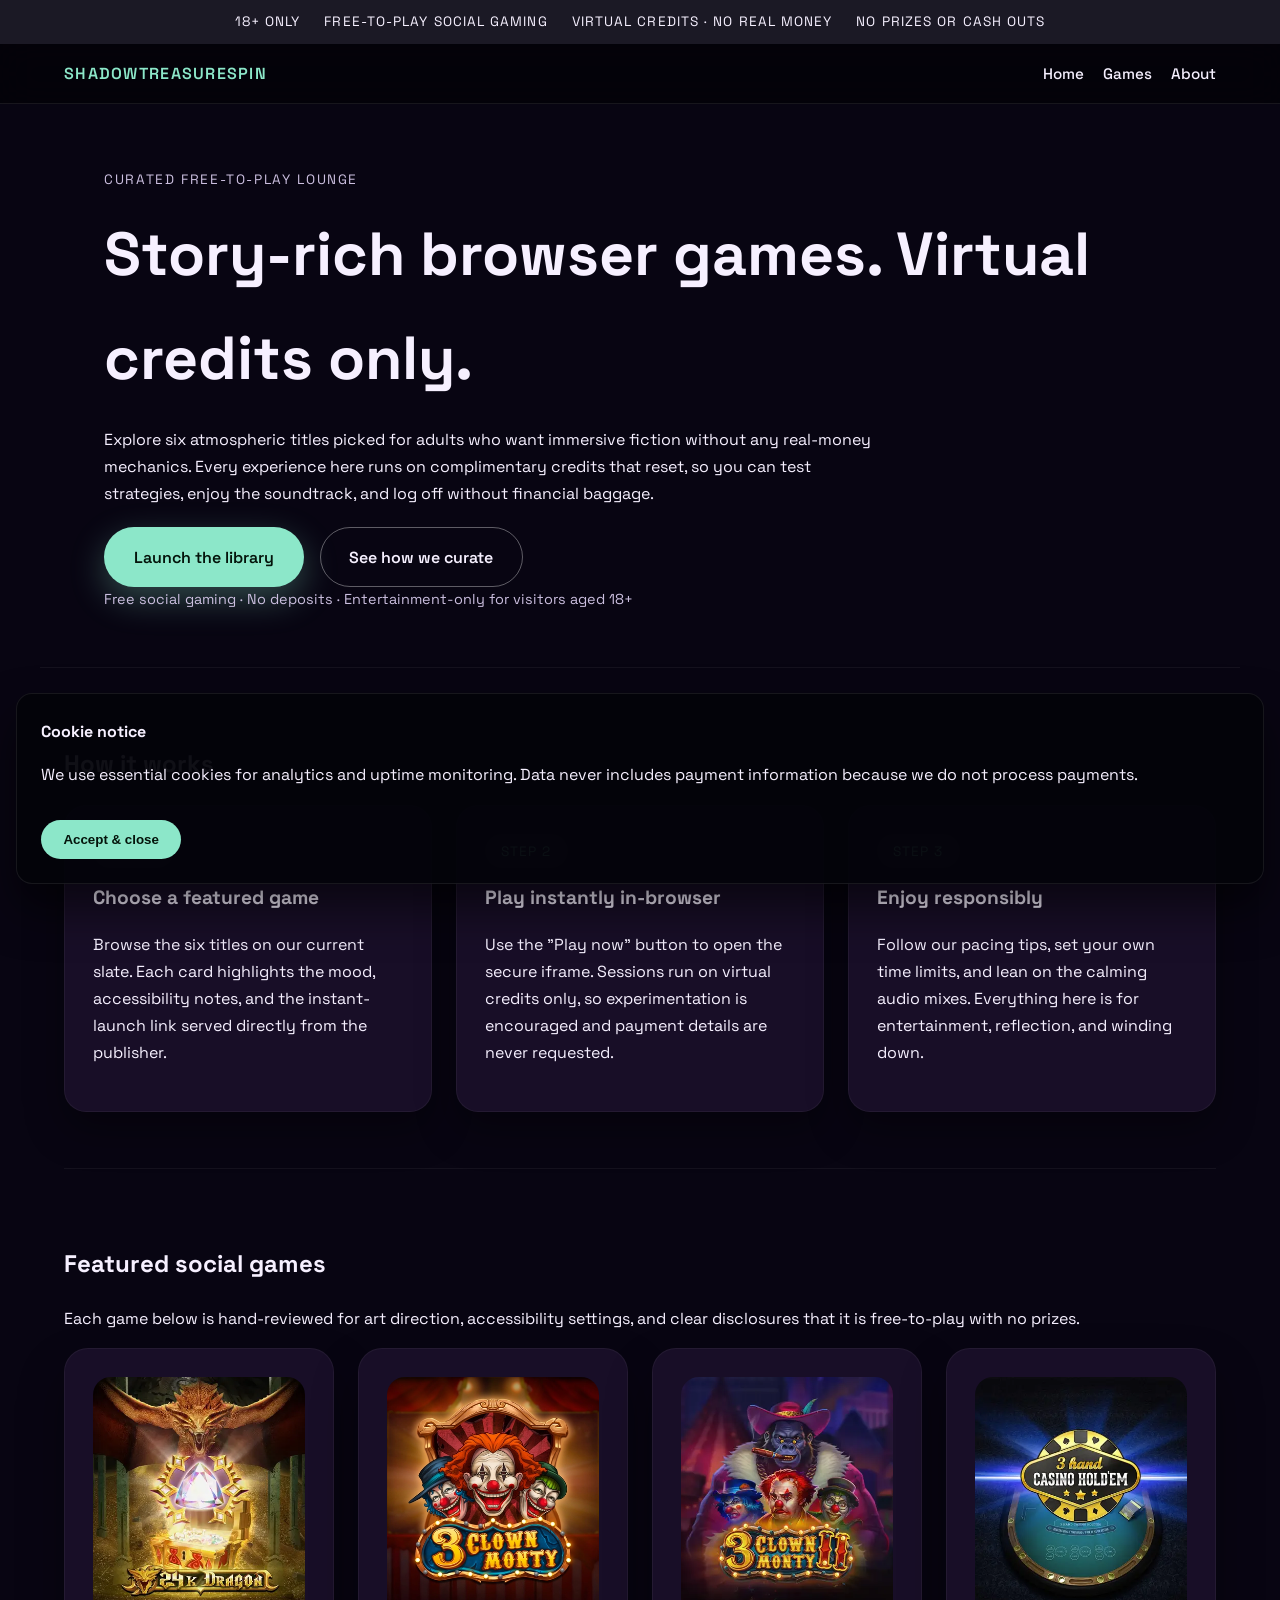
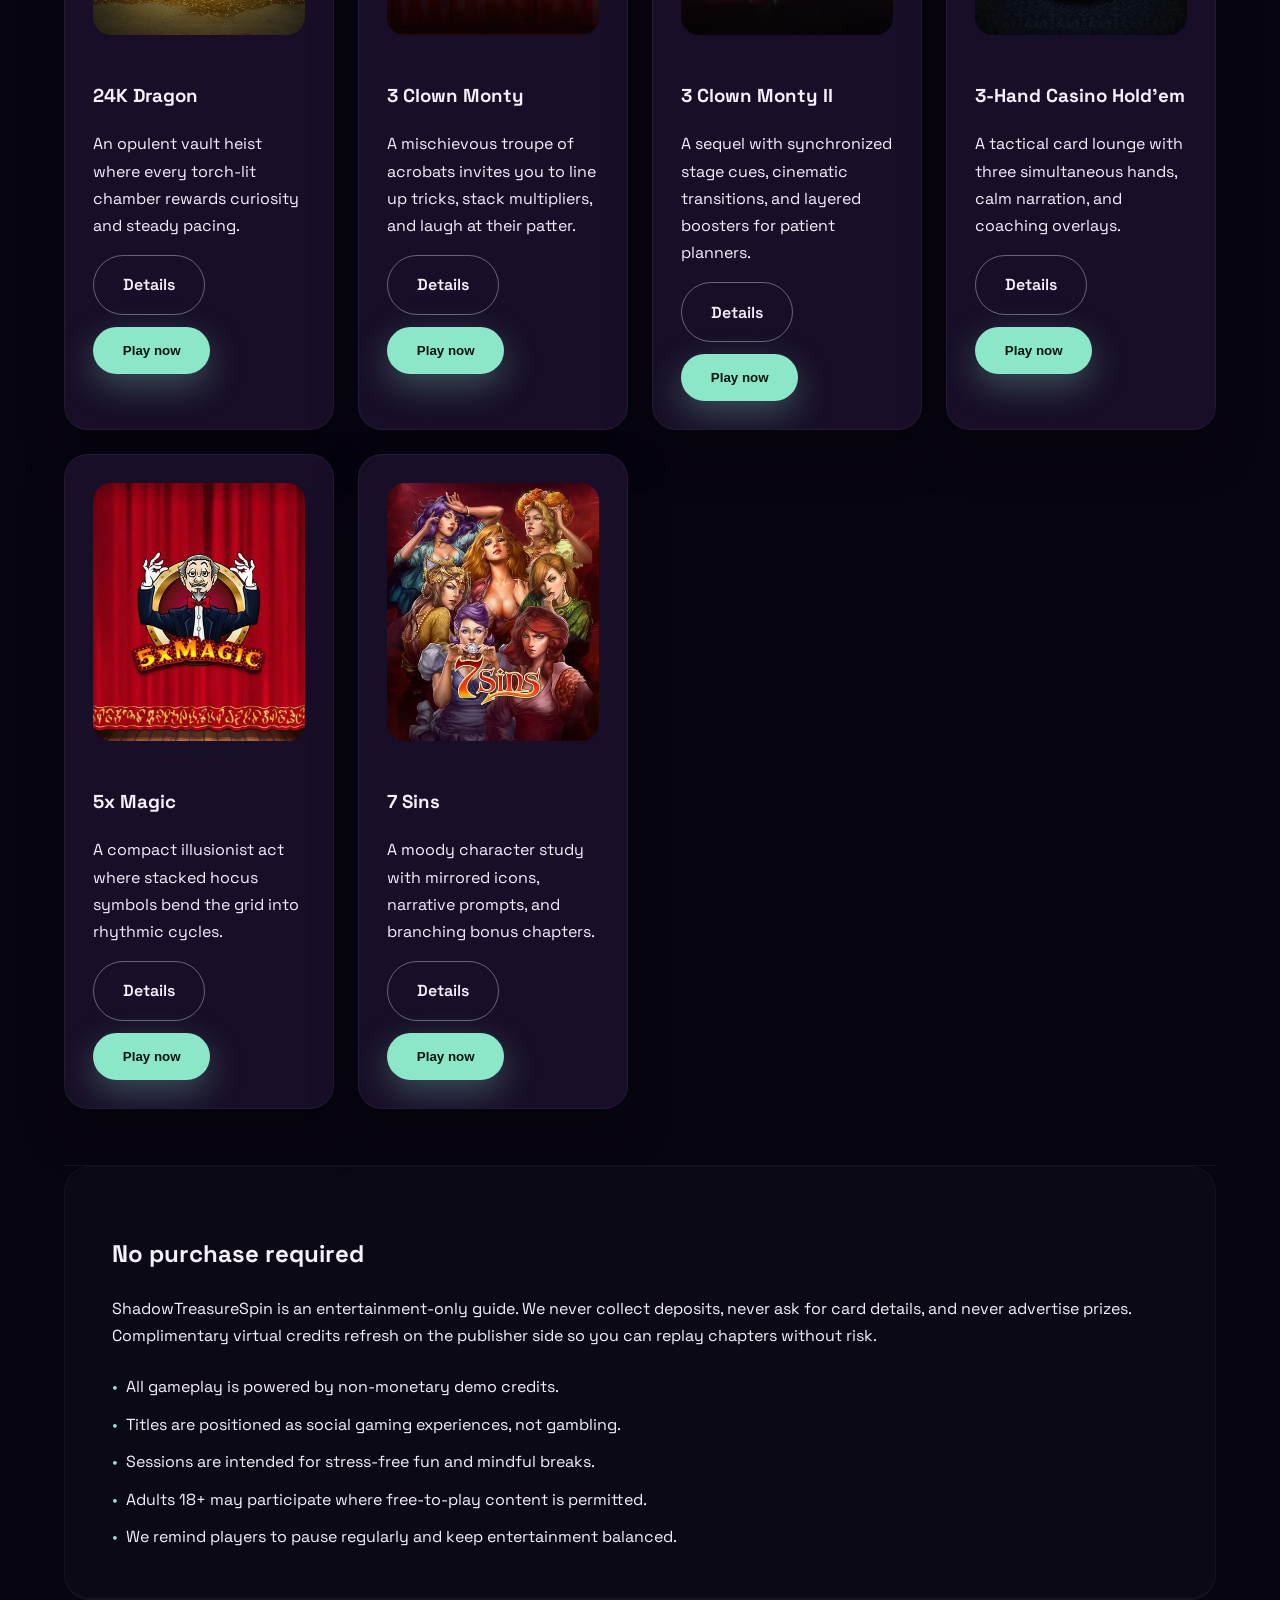
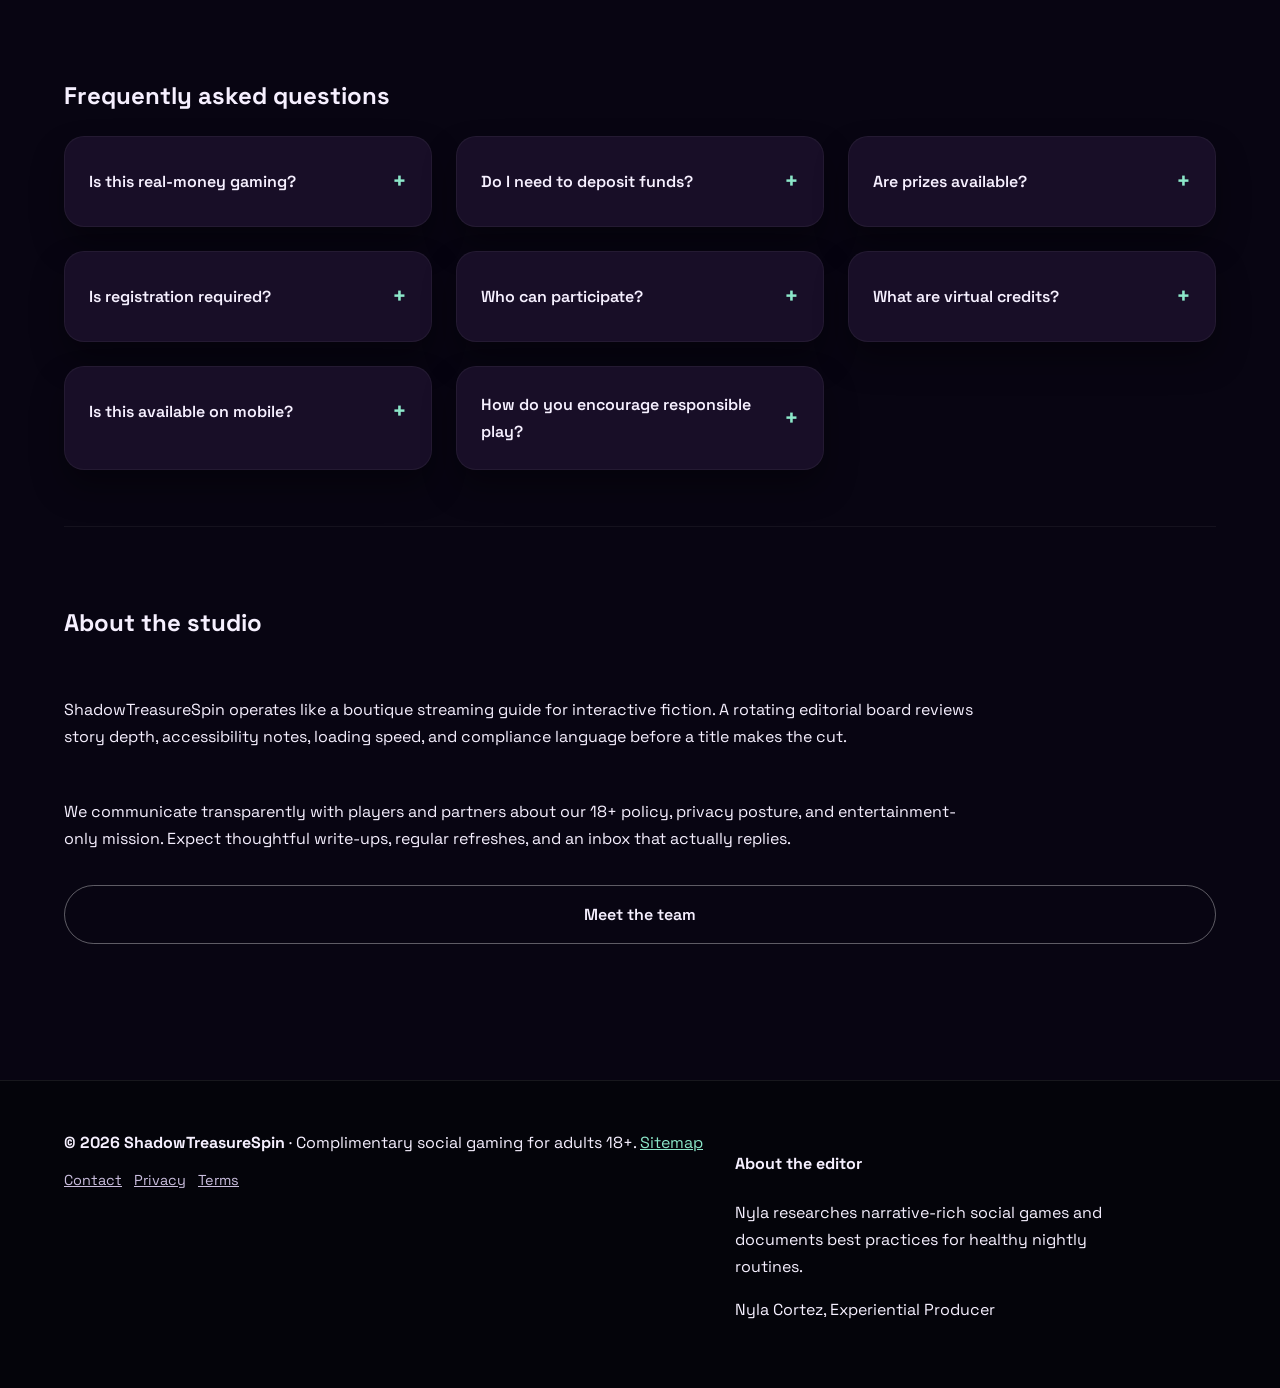
<file: index.html>
<!DOCTYPE html><html lang='en'><head><meta charset='UTF-8'><meta name='viewport' content='width=device-width, initial-scale=1.0'><title>ShadowTreasureSpin | Neon Social Game Guide</title><meta name='description' content='ShadowTreasureSpin spotlights six atmospheric, credit-only browser experiences with strategy notes, accessibility tips, and adult-focused community standards.'><meta property='og:title' content='ShadowTreasureSpin | Neon Social Game Guide'><meta property='og:description' content='ShadowTreasureSpin spotlights six atmospheric, credit-only browser experiences with strategy notes, accessibility tips, and adult-focused community standards.'><meta property='og:type' content='website'><meta property='og:url' content='https://shadowtreasurespin.com/index.html'><meta property='og:image' content='https://shadowtreasurespin.com/images/24k-dragon.webp'><meta property='og:site_name' content='ShadowTreasureSpin'><meta name='twitter:card' content='summary_large_image'><meta name='twitter:title' content='ShadowTreasureSpin | Neon Social Game Guide'><meta name='twitter:description' content='ShadowTreasureSpin spotlights six atmospheric, credit-only browser experiences with strategy notes, accessibility tips, and adult-focused community standards.'><link rel='canonical' href='https://shadowtreasurespin.com/index.html'><link rel='preconnect' href='https://fonts.googleapis.com'><link rel='preconnect' href='https://fonts.gstatic.com' crossorigin><link rel='stylesheet' href='https://fonts.googleapis.com/css2?family=Space+Grotesk:wght@400;500;600&display=swap'><link rel='stylesheet' href='css/style.css'><link rel='icon' href="data:image/svg+xml,<svg xmlns='http://www.w3.org/2000/svg' viewBox='0 0 64 64'><circle cx='32' cy='32' r='30' fill='#b387ff'/><circle cx='32' cy='32' r='18' fill='#8ce7c9'/></svg>"><meta name='theme-color' content='#b387ff'><style>:root{--bg:#080512;--card:#180e27;--primary:#b387ff;--accent:#8ce7c9;--text:#f6f0ff;--muted:#cbbfdf;--shadow:rgba(140,231,201,0.3);}</style><script type="application/ld+json">{"@context": "https://schema.org", "@type": "WebSite", "name": "ShadowTreasureSpin", "url": "https://shadowtreasurespin.com", "description": "Nocturnal strategy for adults who savor story-rich spins", "publisher": {"@type": "Organization", "name": "ShadowTreasureSpin"}, "potentialAction": {"@type": "SearchAction", "target": "https://shadowtreasurespin.com/search?q={search_term_string}", "query-input": "required name=search_term_string"}}</script>
<script type="application/ld+json">{"@context": "https://schema.org", "@type": "ItemList", "name": "ShadowTreasureSpin Featured Games", "itemListElement": [{"@type": "ListItem", "position": 1, "item": {"@type": "VideoGame", "name": "24K Dragon", "url": "https://shadowtreasurespin.com/24k-dragon.html"}}, {"@type": "ListItem", "position": 2, "item": {"@type": "VideoGame", "name": "3 Clown Monty", "url": "https://shadowtreasurespin.com/3-clown-monty.html"}}, {"@type": "ListItem", "position": 3, "item": {"@type": "VideoGame", "name": "3 Clown Monty II", "url": "https://shadowtreasurespin.com/3-clown-monty-ii.html"}}, {"@type": "ListItem", "position": 4, "item": {"@type": "VideoGame", "name": "3-Hand Casino Hold'em", "url": "https://shadowtreasurespin.com/3-hand-casino-hold-em.html"}}, {"@type": "ListItem", "position": 5, "item": {"@type": "VideoGame", "name": "5x Magic", "url": "https://shadowtreasurespin.com/5x-magic.html"}}, {"@type": "ListItem", "position": 6, "item": {"@type": "VideoGame", "name": "7 Sins", "url": "https://shadowtreasurespin.com/7-sins.html"}}]}</script></head><body><div class='compliance-strip'><span>18+ only</span><span>Free-to-play social gaming</span><span>Virtual credits · No real money</span><span>No prizes or cash outs</span></div><header class='site-header'><div class='logo'>ShadowTreasureSpin</div><button class='hamburger' aria-label='Toggle navigation'><span></span><span></span><span></span></button><nav class='site-nav'><a href='index.html'>Home</a><a href='games.html'>Games</a><a href='about.html'>About</a></nav></header>
<section class='hero' id='hero'>
  <div>
    <p class='eyebrow'>Curated free-to-play lounge</p>
    <h1>Story-rich browser games. Virtual credits only.</h1>
    <p>Explore six atmospheric titles picked for adults who want immersive fiction without any real-money mechanics. Every experience here runs on complimentary credits that reset, so you can test strategies, enjoy the soundtrack, and log off without financial baggage.</p>
    <div class='hero-actions'>
      <a class='btn primary' href='games.html'>Launch the library</a>
      <a class='btn secondary' href='about.html'>See how we curate</a>
    </div>
    <p class='assurance-note'>Free social gaming · No deposits · Entertainment-only for visitors aged 18+</p>
  </div>
</section>
<main>
  <section id='how-it-works'>
    <h2>How it works</h2>
    <div class='steps-grid'>
      <article class='step-card'>
        <span>Step 1</span>
        <h3>Choose a featured game</h3>
        <p>Browse the six titles on our current slate. Each card highlights the mood, accessibility notes, and the instant-launch link served directly from the publisher.</p>
      </article>
      <article class='step-card'>
        <span>Step 2</span>
        <h3>Play instantly in-browser</h3>
        <p>Use the "Play now" button to open the secure iframe. Sessions run on virtual credits only, so experimentation is encouraged and payment details are never requested.</p>
      </article>
      <article class='step-card'>
        <span>Step 3</span>
        <h3>Enjoy responsibly</h3>
        <p>Follow our pacing tips, set your own time limits, and lean on the calming audio mixes. Everything here is for entertainment, reflection, and winding down.</p>
      </article>
    </div>
  </section>
  <section id='games'>
    <h2>Featured social games</h2>
    <p>Each game below is hand-reviewed for art direction, accessibility settings, and clear disclosures that it is free-to-play with no prizes.</p>
    <div class='games-grid'><article class='game-card'><img src='images/24k-dragon.webp' alt='Luminous dragon statue made of virtual gold' loading='lazy'><h3>24K Dragon</h3><p>An opulent vault heist where every torch-lit chamber rewards curiosity and steady pacing.</p><div class='card-actions'><a class='btn secondary' href='24k-dragon.html'>Details</a><button type='button' class='btn primary play-btn' data-iframe='https://asccw.playngonetwork.com/casino/ContainerLauncher?pid=2&gid=twentyfourkdragon&lang=en_GB&practice=1&channel=desktop&demo=2'>Play now</button></div></article><article class='game-card'><img src='images/3-clown-monty.webp' alt='Retro circus marquee with neon lights' loading='lazy'><h3>3 Clown Monty</h3><p>A mischievous troupe of acrobats invites you to line up tricks, stack multipliers, and laugh at their patter.</p><div class='card-actions'><a class='btn secondary' href='3-clown-monty.html'>Details</a><button type='button' class='btn primary play-btn' data-iframe='https://asccw.playngonetwork.com/casino/ContainerLauncher?pid=2&gid=threeclownmonty&lang=en_GB&practice=1&channel=desktop&demo=2'>Play now</button></div></article><article class='game-card'><img src='images/3-clown-monty-ii.webp' alt='Stylized circus stage with neon smoke' loading='lazy'><h3>3 Clown Monty II</h3><p>A sequel with synchronized stage cues, cinematic transitions, and layered boosters for patient planners.</p><div class='card-actions'><a class='btn secondary' href='3-clown-monty-ii.html'>Details</a><button type='button' class='btn primary play-btn' data-iframe='https://asccw.playngonetwork.com/casino/ContainerLauncher?pid=2&gid=threeclownmonty2&lang=en_GB&practice=1&channel=desktop&demo=2'>Play now</button></div></article><article class='game-card'><img src='images/3-hand-casino-hold’em.webp' alt='Minimalist card table with holographic accents' loading='lazy'><h3>3-Hand Casino Hold'em</h3><p>A tactical card lounge with three simultaneous hands, calm narration, and coaching overlays.</p><div class='card-actions'><a class='btn secondary' href='3-hand-casino-hold-em.html'>Details</a><button type='button' class='btn primary play-btn' data-iframe='https://asccw.playngonetwork.com/casino/ContainerLauncher?pid=2&gid=threehandholdem&lang=en_GB&practice=1&channel=desktop&demo=2'>Play now</button></div></article><article class='game-card'><img src='images/5x-magic.webp' alt='Floating neon top hats over a velvet stage' loading='lazy'><h3>5x Magic</h3><p>A compact illusionist act where stacked hocus symbols bend the grid into rhythmic cycles.</p><div class='card-actions'><a class='btn secondary' href='5x-magic.html'>Details</a><button type='button' class='btn primary play-btn' data-iframe='https://asccw.playngonetwork.com/casino/ContainerLauncher?pid=2&gid=5xmagic&lang=en_GB&practice=1&channel=desktop&demo=2'>Play now</button></div></article><article class='game-card'><img src='images/7-sins.webp' alt='Baroque stained glass portrait' loading='lazy'><h3>7 Sins</h3><p>A moody character study with mirrored icons, narrative prompts, and branching bonus chapters.</p><div class='card-actions'><a class='btn secondary' href='7-sins.html'>Details</a><button type='button' class='btn primary play-btn' data-iframe='https://asccw.playngonetwork.com/casino/ContainerLauncher?pid=2&gid=sevensins&lang=en_GB&practice=1&channel=desktop&demo=2'>Play now</button></div></article></div>
  </section>
  <section class='no-purchase'>
    <h2>No purchase required</h2>
    <p>ShadowTreasureSpin is an entertainment-only guide. We never collect deposits, never ask for card details, and never advertise prizes. Complimentary virtual credits refresh on the publisher side so you can replay chapters without risk.</p>
    <ul>
      <li>All gameplay is powered by non-monetary demo credits.</li>
      <li>Titles are positioned as social gaming experiences, not gambling.</li>
      <li>Sessions are intended for stress-free fun and mindful breaks.</li>
      <li>Adults 18+ may participate where free-to-play content is permitted.</li>
      <li>We remind players to pause regularly and keep entertainment balanced.</li>
    </ul>
  </section>
  <section class='faq-section' id='faq'>
    <h2>Frequently asked questions</h2>
    <div class='faq-grid'>
      <details class='faq-item'><summary>Is this real-money gaming?</summary><div class='faq-answer'><p>No. Every experience showcased here uses virtual credits with zero cash value. There are no stakes, no payouts, and no gambling mechanics.</p></div></details>
      <details class='faq-item'><summary>Do I need to deposit funds?</summary><div class='faq-answer'><p>Never. Launch any title directly from the "Play now" button and you will enter a free practice environment supplied by the publisher.</p></div></details>
      <details class='faq-item'><summary>Are prizes available?</summary><div class='faq-answer'><p>No prizes, sweepstakes, or rewards are offered. The goal is entertainment and skill-building only.</p></div></details>
      <details class='faq-item'><summary>Is registration required?</summary><div class='faq-answer'><p>You can sample most titles instantly. If a publisher prompts for optional signup, it is solely for saving settings and still free.</p></div></details>
      <details class='faq-item'><summary>Who can participate?</summary><div class='faq-answer'><p>ShadowTreasureSpin is designed for adults aged 18+ in regions where free-to-play social gaming is permitted.</p></div></details>
      <details class='faq-item'><summary>What are virtual credits?</summary><div class='faq-answer'><p>Virtual credits act as play tokens within the experience. They refresh automatically, cannot be purchased, and hold no monetary value.</p></div></details>
      <details class='faq-item'><summary>Is this available on mobile?</summary><div class='faq-answer'><p>Yes. Our library and each embedded iframe are optimized for modern phones, tablets, and desktops.</p></div></details>
      <details class='faq-item'><summary>How do you encourage responsible play?</summary><div class='faq-answer'><p>We publish pacing tips, surface accessibility toggles, and spotlight experiences with built-in reminders so sessions stay healthy.</p></div></details>
    </div>
  </section>
  <section class='about-preview'>
    <h2>About the studio</h2>
    <p>ShadowTreasureSpin operates like a boutique streaming guide for interactive fiction. A rotating editorial board reviews story depth, accessibility notes, loading speed, and compliance language before a title makes the cut.</p>
    <p>We communicate transparently with players and partners about our 18+ policy, privacy posture, and entertainment-only mission. Expect thoughtful write-ups, regular refreshes, and an inbox that actually replies.</p>
    <a class='btn secondary' href='about.html'>Meet the team</a>
  </section>
</main>
<footer class='site-footer'><div><strong>&copy; 2026 ShadowTreasureSpin</strong> · Complimentary social gaming for adults 18+. <a href='sitemap.xml'>Sitemap</a><div class='footer-links'><a href='contact.html'>Contact</a><a href='privacy.html'>Privacy</a><a href='terms.html'>Terms</a></div></div><div class='author-bio'><h4>About the editor</h4><p>Nyla researches narrative-rich social games and documents best practices for healthy nightly routines.</p><p>Nyla Cortez, Experiential Producer</p></div></footer>

<div class='iframe-modal' aria-hidden='true'>
  <div class='iframe-modal__overlay' data-modal-close></div>
  <div class='iframe-modal__dialog' role='dialog' aria-modal='true' aria-label='Embedded game player'>
    <button class='iframe-modal__close' type='button' data-modal-close>&times;</button>
    <iframe src='' title='Embedded social game' loading='lazy' allowfullscreen></iframe>
    <p class='iframe-modal__notice'>Virtual credits only. Close this window to return to the guide.</p>
  </div>
</div>
<div class='cookie-banner' role='region' aria-label='Cookie notice'><div><strong>Cookie notice</strong><p>We use essential cookies for analytics and uptime monitoring. Data never includes payment information because we do not process payments.</p></div><button type='button' data-cookie-accept>Accept &amp; close</button></div><script src='js/main.js' defer></script></body></html>
</file>
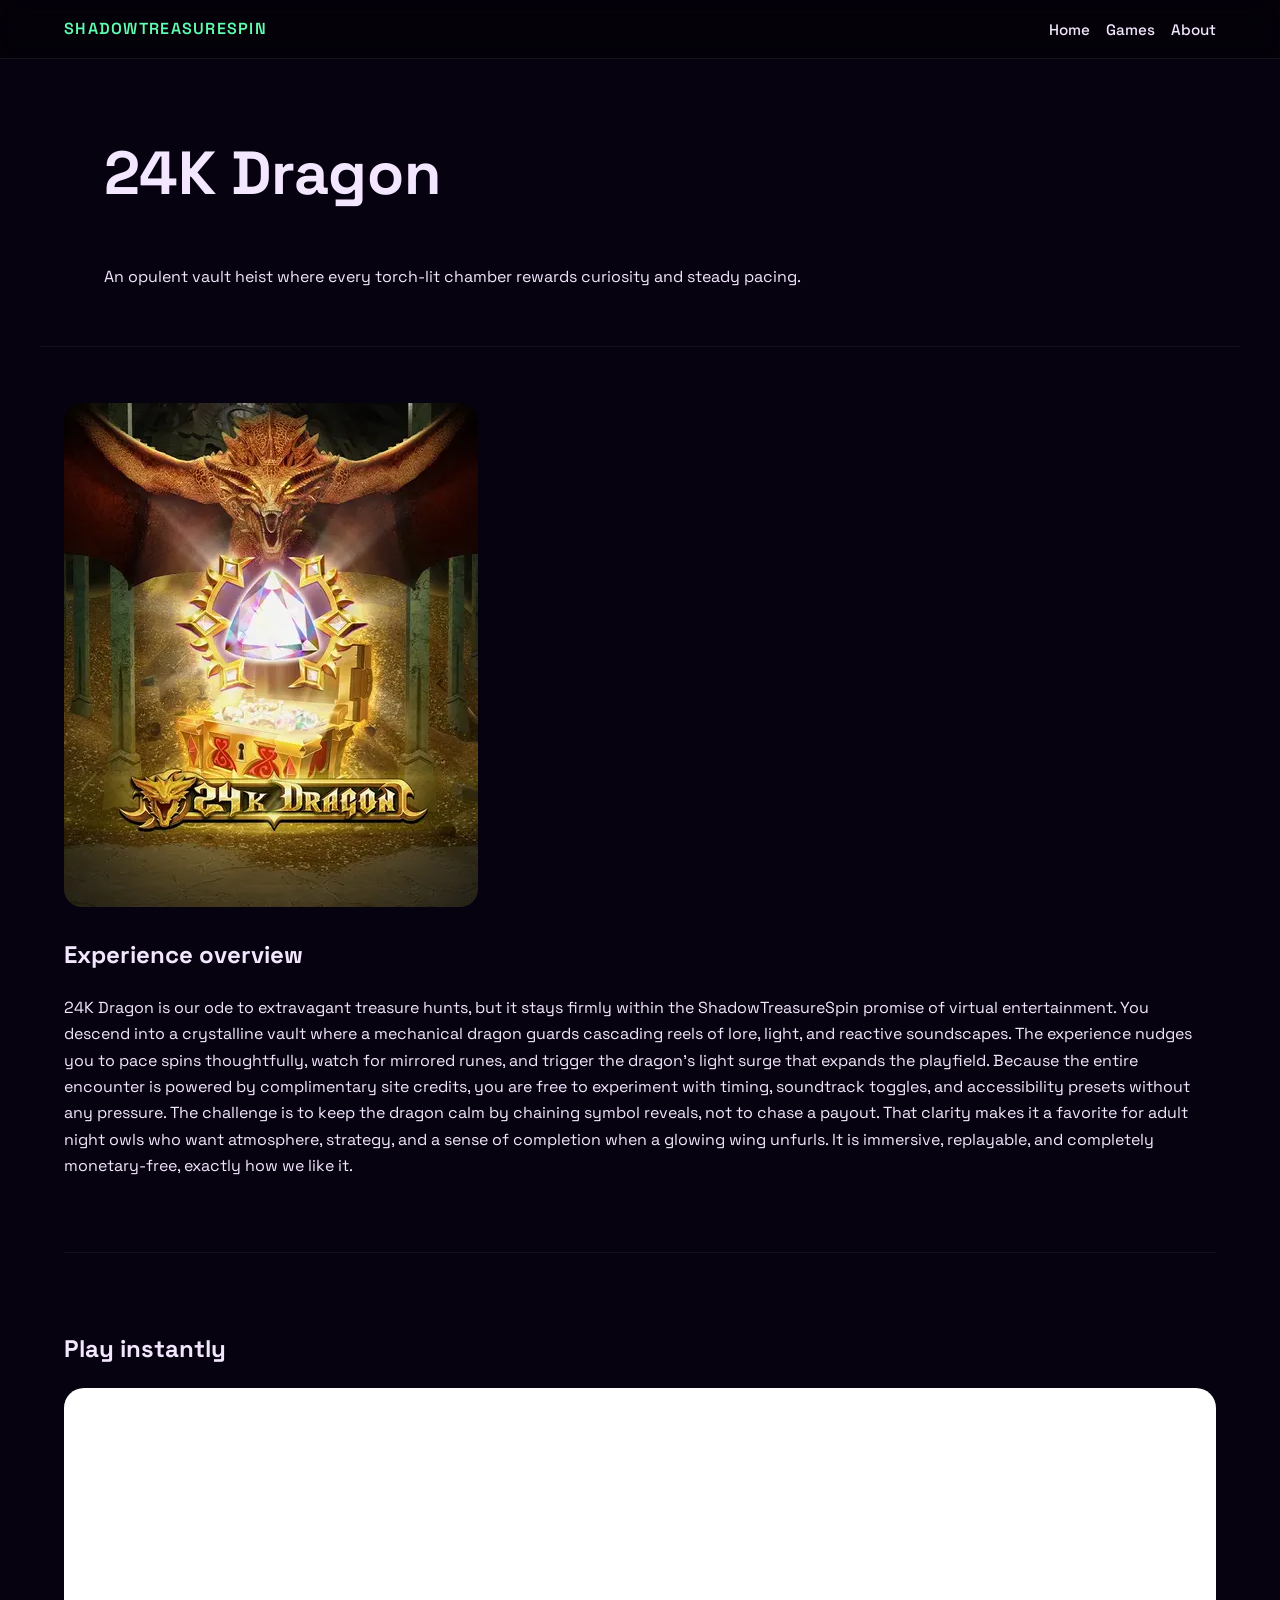
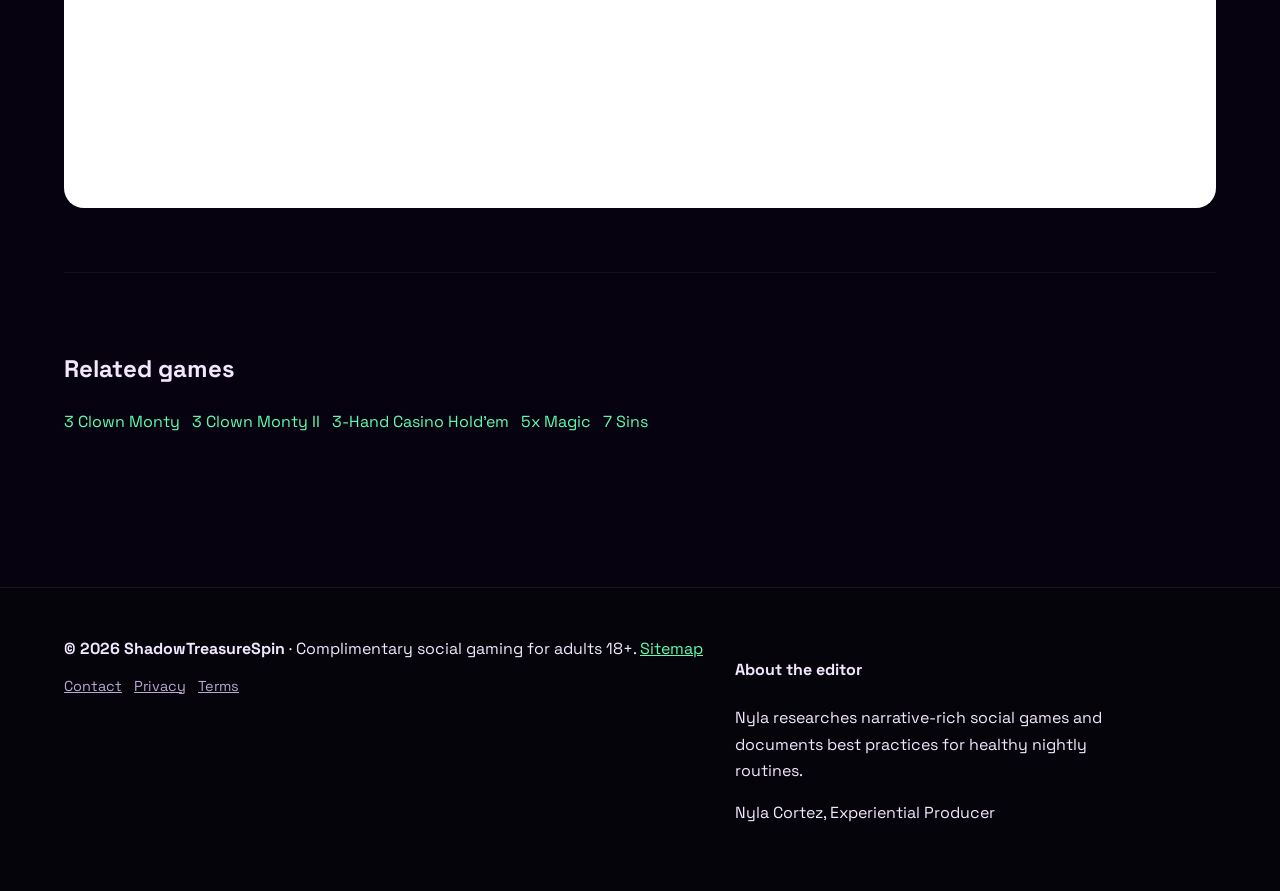
<file: 24k-dragon.html>
<!DOCTYPE html><html lang='en'><head><meta charset='UTF-8'><meta name='viewport' content='width=device-width, initial-scale=1.0'><title>24K Dragon | ShadowTreasureSpin</title><meta name='description' content='An opulent vault heist where every torch-lit chamber rewards curiosity and steady pacing.'><meta property='og:title' content='24K Dragon | ShadowTreasureSpin'><meta property='og:description' content='An opulent vault heist where every torch-lit chamber rewards curiosity and steady pacing.'><meta property='og:type' content='article'><meta property='og:url' content='https://shadowtreasurespin.com/24k-dragon.html'><meta property='og:image' content='https://shadowtreasurespin.com/images/24k-dragon.webp'><meta property='og:site_name' content='ShadowTreasureSpin'><meta name='twitter:card' content='summary_large_image'><meta name='twitter:title' content='24K Dragon | ShadowTreasureSpin'><meta name='twitter:description' content='An opulent vault heist where every torch-lit chamber rewards curiosity and steady pacing.'><link rel='canonical' href='https://shadowtreasurespin.com/24k-dragon.html'><link rel='preconnect' href='https://fonts.googleapis.com'><link rel='preconnect' href='https://fonts.gstatic.com' crossorigin><link rel='stylesheet' href='https://fonts.googleapis.com/css2?family=Space+Grotesk:wght@400;500;600&display=swap'><link rel='stylesheet' href='css/style.css'><link rel='icon' href="data:image/svg+xml,<svg xmlns='http://www.w3.org/2000/svg' viewBox='0 0 64 64'><circle cx='32' cy='32' r='30' fill='#9b58ff'/><circle cx='32' cy='32' r='18' fill='#5efdb0'/></svg>"><meta name='theme-color' content='#9b58ff'><style>:root{--bg:#07020f;--card:#1b0f2d;--primary:#9b58ff;--accent:#5efdb0;--text:#f3e7ff;--muted:#bba7d1;--shadow:rgba(94,253,176,0.3);}body{margin:0;background:var(--bg);color:var(--text);min-height:100vh;line-height:1.65;}.site-header{display:flex;align-items:center;justify-content:space-between;padding:1rem 5%;background:rgba(0,0,0,0.4);backdrop-filter:blur(14px);position:sticky;top:0;z-index:10;}.logo{font-weight:600;letter-spacing:0.08em;text-transform:uppercase;color:var(--accent);}.site-nav{display:flex;gap:1rem;}.site-nav a{color:var(--text);text-decoration:none;font-weight:500;}.hamburger{background:none;border:none;display:none;flex-direction:column;gap:0.3rem;}.hamburger span{display:block;width:24px;height:2px;background:var(--text);}@media(max-width:768px){.site-nav{position:absolute;top:64px;right:5%;background:var(--card);padding:1rem;border-radius:12px;flex-direction:column;display:none;}.site-nav.open{display:flex;}.hamburger{display:flex;}}</style><script type="application/ld+json">{"@context": "https://schema.org", "@type": "WebSite", "name": "ShadowTreasureSpin", "url": "https://shadowtreasurespin.com", "description": "Nocturnal strategy for adults who savor story-rich spins", "publisher": {"@type": "Organization", "name": "ShadowTreasureSpin"}, "potentialAction": {"@type": "SearchAction", "target": "https://shadowtreasurespin.com/search?q={search_term_string}", "query-input": "required name=search_term_string"}}</script>
<script type="application/ld+json">{"@context": "https://schema.org", "@type": "ItemList", "name": "ShadowTreasureSpin Featured Games", "itemListElement": [{"@type": "ListItem", "position": 1, "item": {"@type": "VideoGame", "name": "24K Dragon", "url": "https://shadowtreasurespin.com/24k-dragon.html"}}, {"@type": "ListItem", "position": 2, "item": {"@type": "VideoGame", "name": "3 Clown Monty", "url": "https://shadowtreasurespin.com/3-clown-monty.html"}}, {"@type": "ListItem", "position": 3, "item": {"@type": "VideoGame", "name": "3 Clown Monty II", "url": "https://shadowtreasurespin.com/3-clown-monty-ii.html"}}, {"@type": "ListItem", "position": 4, "item": {"@type": "VideoGame", "name": "3-Hand Casino Hold'em", "url": "https://shadowtreasurespin.com/3-hand-casino-hold-em.html"}}, {"@type": "ListItem", "position": 5, "item": {"@type": "VideoGame", "name": "5x Magic", "url": "https://shadowtreasurespin.com/5x-magic.html"}}, {"@type": "ListItem", "position": 6, "item": {"@type": "VideoGame", "name": "7 Sins", "url": "https://shadowtreasurespin.com/7-sins.html"}}]}</script></head><body><header class='site-header'><div class='logo'>ShadowTreasureSpin</div><button class='hamburger' aria-label='Toggle navigation'><span></span><span></span><span></span></button><nav class='site-nav'><a href='index.html'>Home</a><a href='games.html'>Games</a><a href='about.html'>About</a></nav></header>
        <section class='hero'>
          <h1>24K Dragon</h1>
          <p>An opulent vault heist where every torch-lit chamber rewards curiosity and steady pacing.</p>
        </section>
        <main>
          <section>
            <img src='images/24k-dragon.webp' alt='Luminous dragon statue made of virtual gold' loading='lazy' class='game-hero-image'>
            <h2>Experience overview</h2>
            <p>24K Dragon is our ode to extravagant treasure hunts, but it stays firmly within the ShadowTreasureSpin promise of virtual entertainment. You descend into a crystalline vault where a mechanical dragon guards cascading reels of lore, light, and reactive soundscapes. The experience nudges you to pace spins thoughtfully, watch for mirrored runes, and trigger the dragon’s light surge that expands the playfield. Because the entire encounter is powered by complimentary site credits, you are free to experiment with timing, soundtrack toggles, and accessibility presets without any pressure. The challenge is to keep the dragon calm by chaining symbol reveals, not to chase a payout. That clarity makes it a favorite for adult night owls who want atmosphere, strategy, and a sense of completion when a glowing wing unfurls. It is immersive, replayable, and completely monetary-free, exactly how we like it.</p>
          </section>
          <section>
            <h2>Play instantly</h2>
            <iframe src='https://asccw.playngonetwork.com/casino/ContainerLauncher?pid=2&gid=twentyfourkdragon&lang=en_GB&practice=1&channel=desktop&demo=2' title='24K Dragon gameplay' loading='lazy' allowfullscreen></iframe>
          </section>
          <section>
            <h2>Related games</h2>
            <ul class='related-list'><li><a href='3-clown-monty.html'>3 Clown Monty</a></li><li><a href='3-clown-monty-ii.html'>3 Clown Monty II</a></li><li><a href='3-hand-casino-hold-em.html'>3-Hand Casino Hold'em</a></li><li><a href='5x-magic.html'>5x Magic</a></li><li><a href='7-sins.html'>7 Sins</a></li></ul>
          </section>
        </main>
        <footer class='site-footer'><div><strong>&copy; 2026 ShadowTreasureSpin</strong> · Complimentary social gaming for adults 18+. <a href='sitemap.xml'>Sitemap</a><div class='footer-links'><a href='contact.html'>Contact</a><a href='privacy.html'>Privacy</a><a href='terms.html'>Terms</a></div></div><div class='author-bio'><h4>About the editor</h4><p>Nyla researches narrative-rich social games and documents best practices for healthy nightly routines.</p><p>Nyla Cortez, Experiential Producer</p></div></footer><script src='js/main.js' defer></script></body></html>
</file>
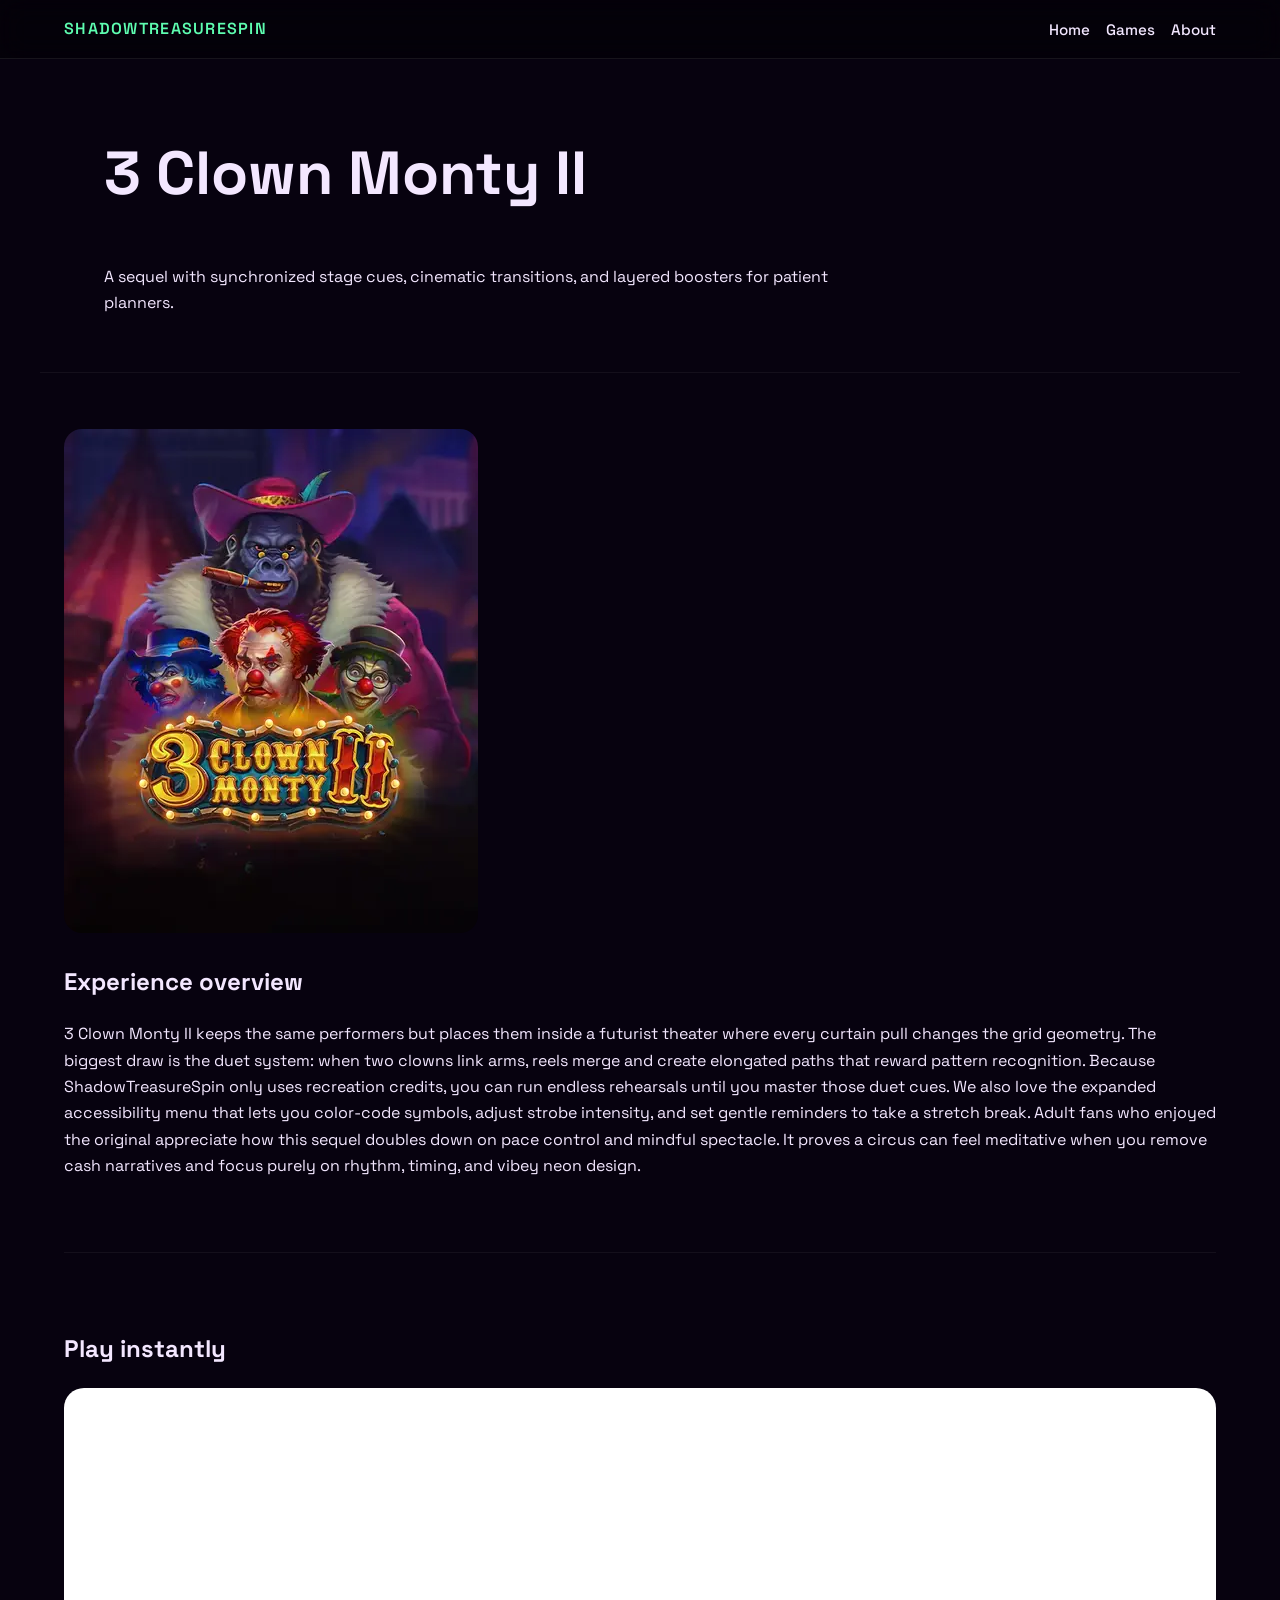
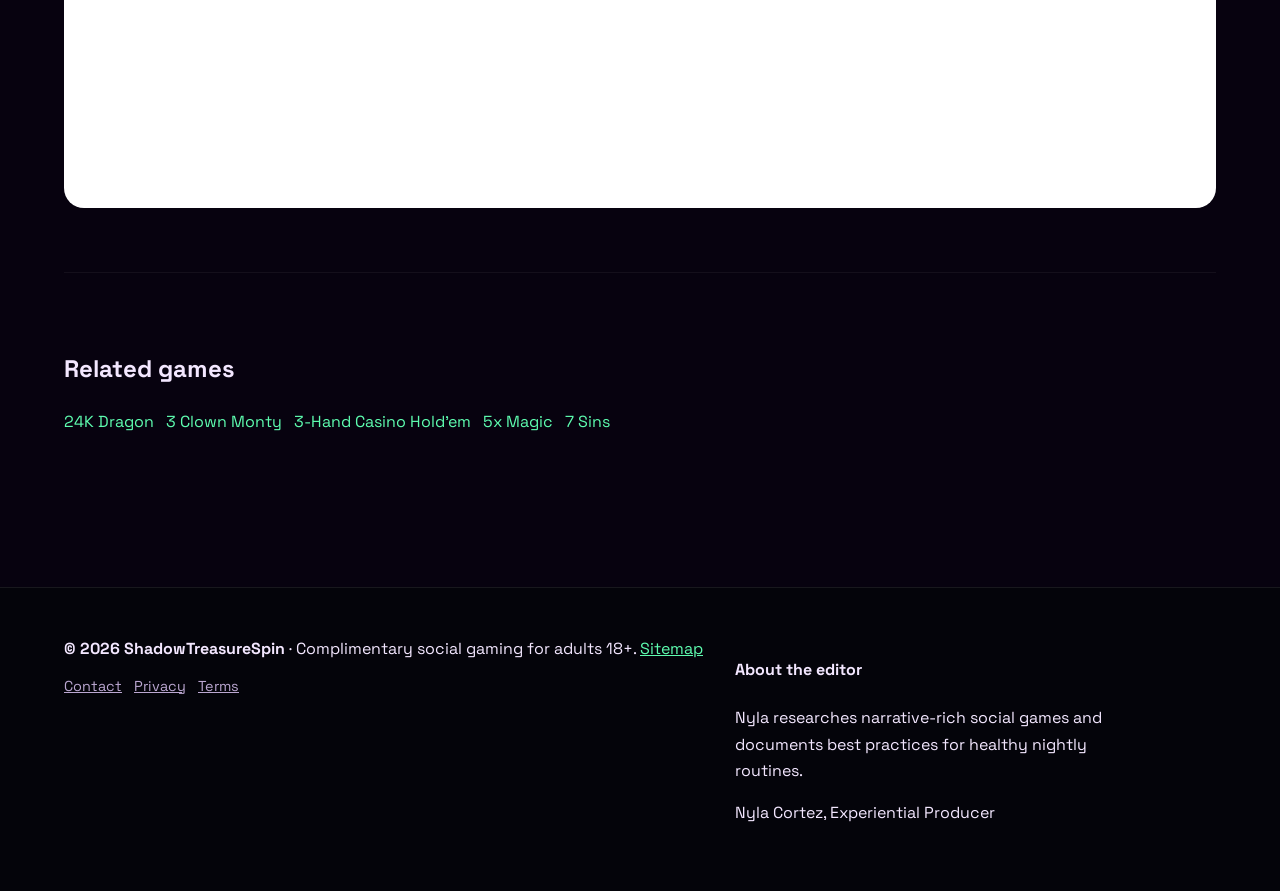
<file: 3-clown-monty-ii.html>
<!DOCTYPE html><html lang='en'><head><meta charset='UTF-8'><meta name='viewport' content='width=device-width, initial-scale=1.0'><title>3 Clown Monty II | ShadowTreasureSpin</title><meta name='description' content='A sequel with synchronized stage cues, cinematic transitions, and layered boosters for patient planners.'><meta property='og:title' content='3 Clown Monty II | ShadowTreasureSpin'><meta property='og:description' content='A sequel with synchronized stage cues, cinematic transitions, and layered boosters for patient planners.'><meta property='og:type' content='article'><meta property='og:url' content='https://shadowtreasurespin.com/3-clown-monty-ii.html'><meta property='og:image' content='https://shadowtreasurespin.com/images/24k-dragon.webp'><meta property='og:site_name' content='ShadowTreasureSpin'><meta name='twitter:card' content='summary_large_image'><meta name='twitter:title' content='3 Clown Monty II | ShadowTreasureSpin'><meta name='twitter:description' content='A sequel with synchronized stage cues, cinematic transitions, and layered boosters for patient planners.'><link rel='canonical' href='https://shadowtreasurespin.com/3-clown-monty-ii.html'><link rel='preconnect' href='https://fonts.googleapis.com'><link rel='preconnect' href='https://fonts.gstatic.com' crossorigin><link rel='stylesheet' href='https://fonts.googleapis.com/css2?family=Space+Grotesk:wght@400;500;600&display=swap'><link rel='stylesheet' href='css/style.css'><link rel='icon' href="data:image/svg+xml,<svg xmlns='http://www.w3.org/2000/svg' viewBox='0 0 64 64'><circle cx='32' cy='32' r='30' fill='#9b58ff'/><circle cx='32' cy='32' r='18' fill='#5efdb0'/></svg>"><meta name='theme-color' content='#9b58ff'><style>:root{--bg:#07020f;--card:#1b0f2d;--primary:#9b58ff;--accent:#5efdb0;--text:#f3e7ff;--muted:#bba7d1;--shadow:rgba(94,253,176,0.3);}body{margin:0;background:var(--bg);color:var(--text);min-height:100vh;line-height:1.65;}.site-header{display:flex;align-items:center;justify-content:space-between;padding:1rem 5%;background:rgba(0,0,0,0.4);backdrop-filter:blur(14px);position:sticky;top:0;z-index:10;}.logo{font-weight:600;letter-spacing:0.08em;text-transform:uppercase;color:var(--accent);}.site-nav{display:flex;gap:1rem;}.site-nav a{color:var(--text);text-decoration:none;font-weight:500;}.hamburger{background:none;border:none;display:none;flex-direction:column;gap:0.3rem;}.hamburger span{display:block;width:24px;height:2px;background:var(--text);}@media(max-width:768px){.site-nav{position:absolute;top:64px;right:5%;background:var(--card);padding:1rem;border-radius:12px;flex-direction:column;display:none;}.site-nav.open{display:flex;}.hamburger{display:flex;}}</style><script type="application/ld+json">{"@context": "https://schema.org", "@type": "WebSite", "name": "ShadowTreasureSpin", "url": "https://shadowtreasurespin.com", "description": "Nocturnal strategy for adults who savor story-rich spins", "publisher": {"@type": "Organization", "name": "ShadowTreasureSpin"}, "potentialAction": {"@type": "SearchAction", "target": "https://shadowtreasurespin.com/search?q={search_term_string}", "query-input": "required name=search_term_string"}}</script>
<script type="application/ld+json">{"@context": "https://schema.org", "@type": "ItemList", "name": "ShadowTreasureSpin Featured Games", "itemListElement": [{"@type": "ListItem", "position": 1, "item": {"@type": "VideoGame", "name": "24K Dragon", "url": "https://shadowtreasurespin.com/24k-dragon.html"}}, {"@type": "ListItem", "position": 2, "item": {"@type": "VideoGame", "name": "3 Clown Monty", "url": "https://shadowtreasurespin.com/3-clown-monty.html"}}, {"@type": "ListItem", "position": 3, "item": {"@type": "VideoGame", "name": "3 Clown Monty II", "url": "https://shadowtreasurespin.com/3-clown-monty-ii.html"}}, {"@type": "ListItem", "position": 4, "item": {"@type": "VideoGame", "name": "3-Hand Casino Hold'em", "url": "https://shadowtreasurespin.com/3-hand-casino-hold-em.html"}}, {"@type": "ListItem", "position": 5, "item": {"@type": "VideoGame", "name": "5x Magic", "url": "https://shadowtreasurespin.com/5x-magic.html"}}, {"@type": "ListItem", "position": 6, "item": {"@type": "VideoGame", "name": "7 Sins", "url": "https://shadowtreasurespin.com/7-sins.html"}}]}</script></head><body><header class='site-header'><div class='logo'>ShadowTreasureSpin</div><button class='hamburger' aria-label='Toggle navigation'><span></span><span></span><span></span></button><nav class='site-nav'><a href='index.html'>Home</a><a href='games.html'>Games</a><a href='about.html'>About</a></nav></header>
        <section class='hero'>
          <h1>3 Clown Monty II</h1>
          <p>A sequel with synchronized stage cues, cinematic transitions, and layered boosters for patient planners.</p>
        </section>
        <main>
          <section>
            <img src='images/3-clown-monty-ii.webp' alt='Stylized circus stage with neon smoke' loading='lazy' class='game-hero-image'>
            <h2>Experience overview</h2>
            <p>3 Clown Monty II keeps the same performers but places them inside a futurist theater where every curtain pull changes the grid geometry. The biggest draw is the duet system: when two clowns link arms, reels merge and create elongated paths that reward pattern recognition. Because ShadowTreasureSpin only uses recreation credits, you can run endless rehearsals until you master those duet cues. We also love the expanded accessibility menu that lets you color-code symbols, adjust strobe intensity, and set gentle reminders to take a stretch break. Adult fans who enjoyed the original appreciate how this sequel doubles down on pace control and mindful spectacle. It proves a circus can feel meditative when you remove cash narratives and focus purely on rhythm, timing, and vibey neon design.</p>
          </section>
          <section>
            <h2>Play instantly</h2>
            <iframe src='https://asccw.playngonetwork.com/casino/ContainerLauncher?pid=2&gid=threeclownmonty2&lang=en_GB&practice=1&channel=desktop&demo=2' title='3 Clown Monty II gameplay' loading='lazy' allowfullscreen></iframe>
          </section>
          <section>
            <h2>Related games</h2>
            <ul class='related-list'><li><a href='24k-dragon.html'>24K Dragon</a></li><li><a href='3-clown-monty.html'>3 Clown Monty</a></li><li><a href='3-hand-casino-hold-em.html'>3-Hand Casino Hold'em</a></li><li><a href='5x-magic.html'>5x Magic</a></li><li><a href='7-sins.html'>7 Sins</a></li></ul>
          </section>
        </main>
        <footer class='site-footer'><div><strong>&copy; 2026 ShadowTreasureSpin</strong> · Complimentary social gaming for adults 18+. <a href='sitemap.xml'>Sitemap</a><div class='footer-links'><a href='contact.html'>Contact</a><a href='privacy.html'>Privacy</a><a href='terms.html'>Terms</a></div></div><div class='author-bio'><h4>About the editor</h4><p>Nyla researches narrative-rich social games and documents best practices for healthy nightly routines.</p><p>Nyla Cortez, Experiential Producer</p></div></footer><script src='js/main.js' defer></script></body></html>
</file>
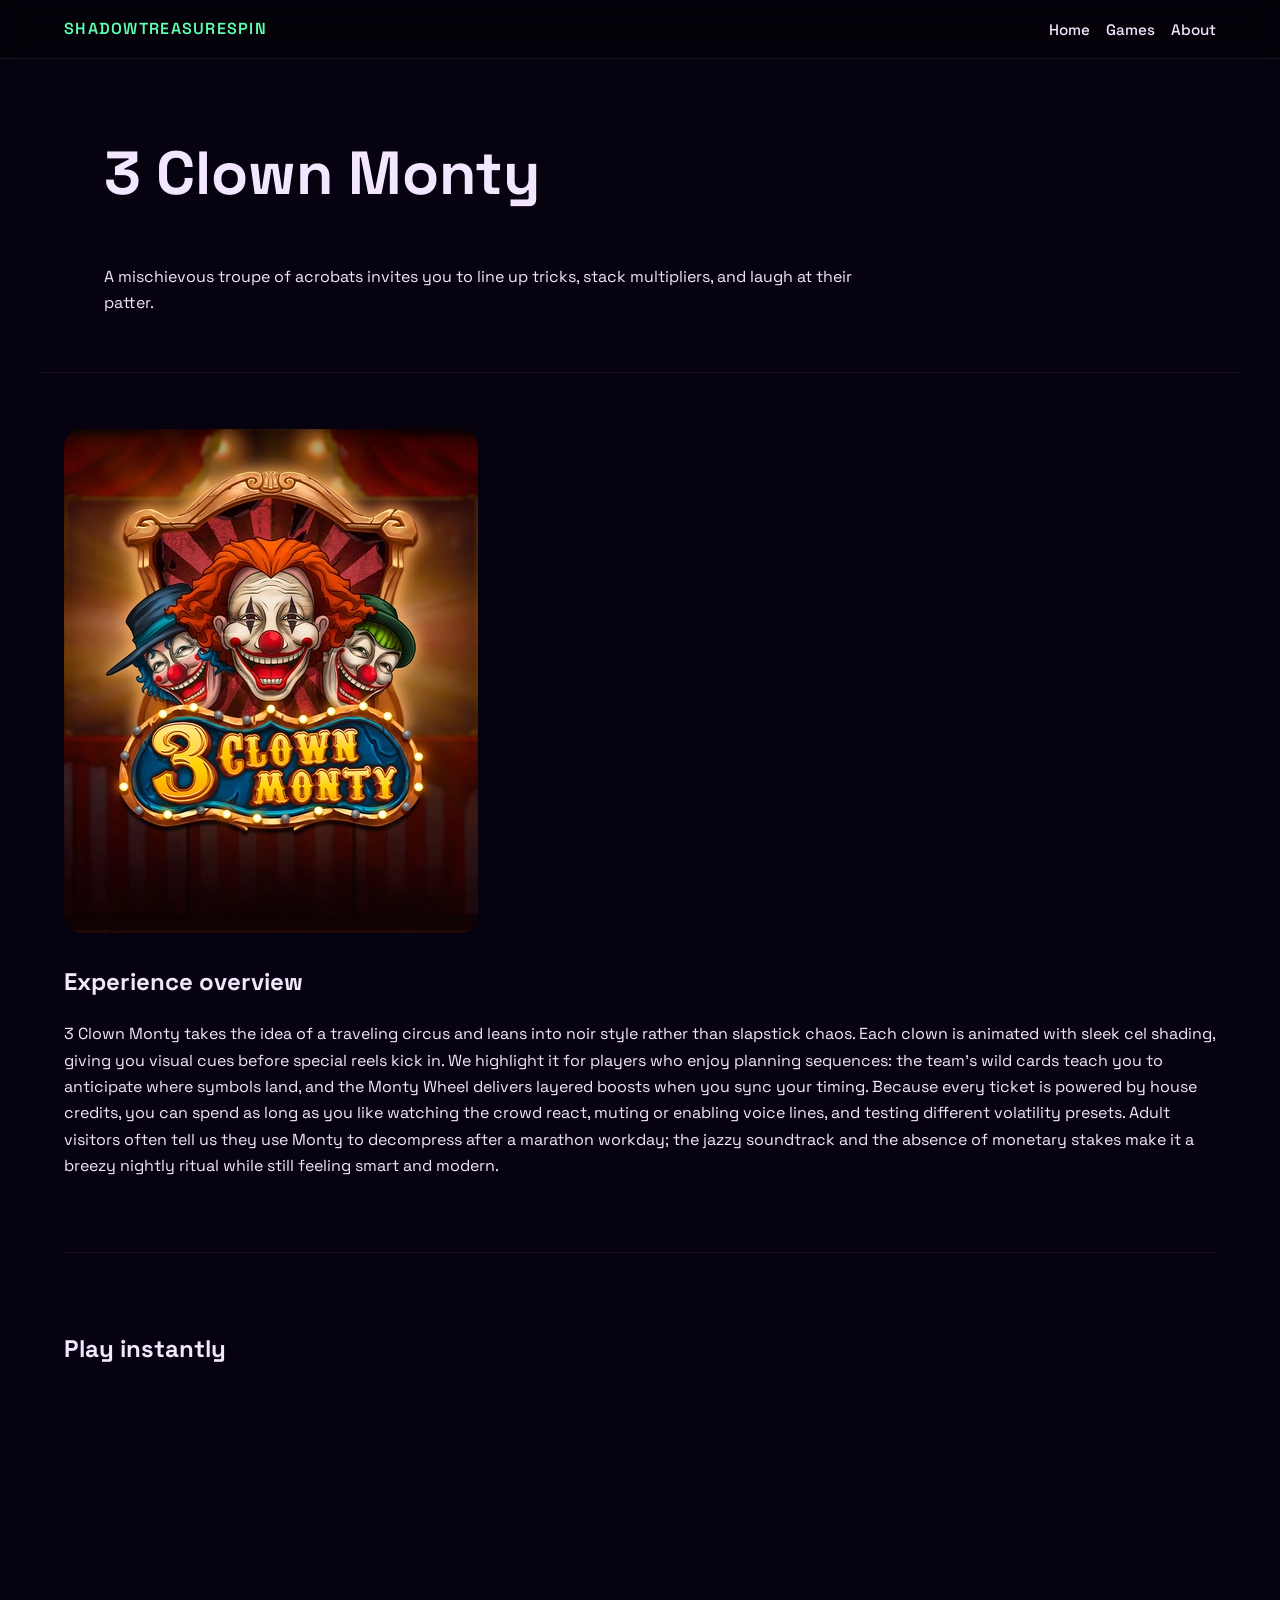
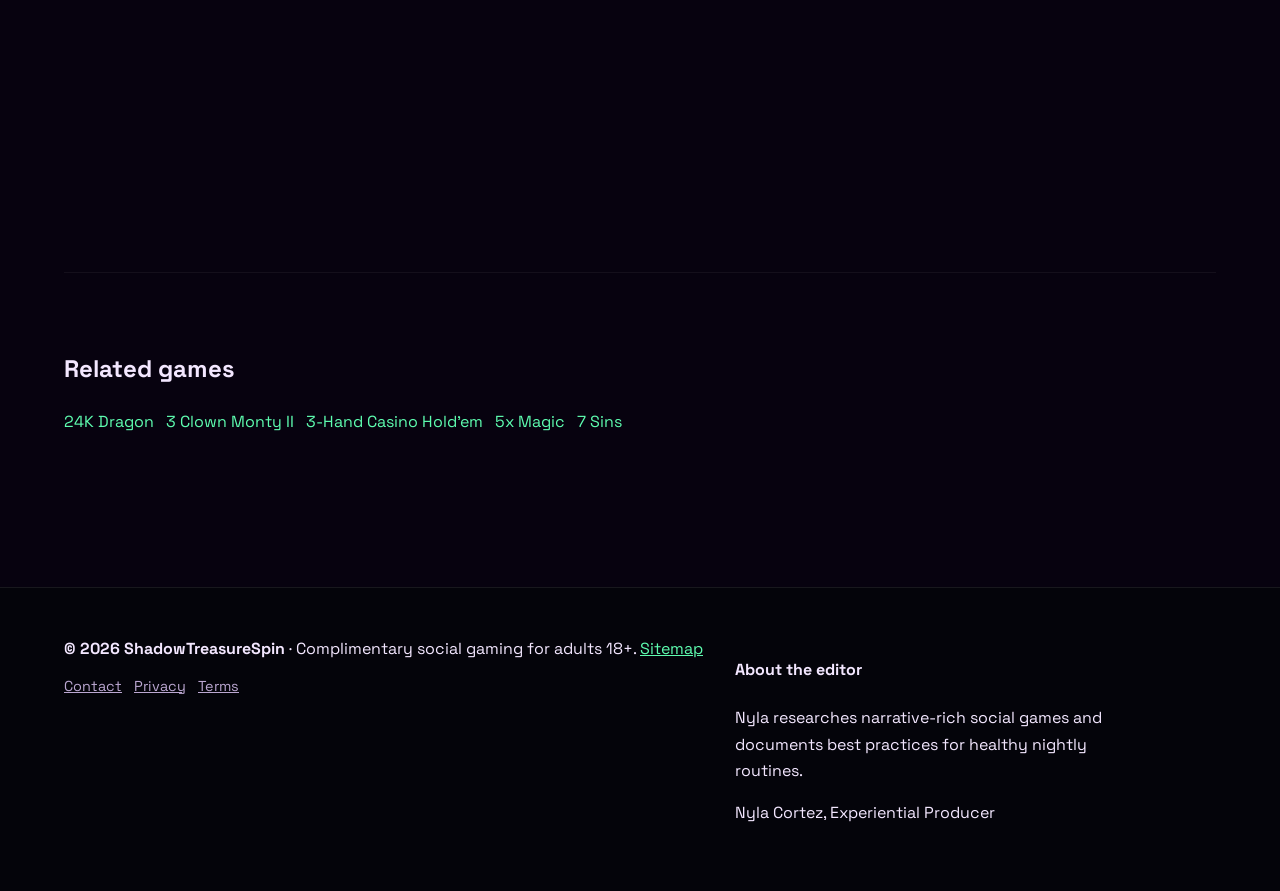
<file: 3-clown-monty.html>
<!DOCTYPE html><html lang='en'><head><meta charset='UTF-8'><meta name='viewport' content='width=device-width, initial-scale=1.0'><title>3 Clown Monty | ShadowTreasureSpin</title><meta name='description' content='A mischievous troupe of acrobats invites you to line up tricks, stack multipliers, and laugh at their patter.'><meta property='og:title' content='3 Clown Monty | ShadowTreasureSpin'><meta property='og:description' content='A mischievous troupe of acrobats invites you to line up tricks, stack multipliers, and laugh at their patter.'><meta property='og:type' content='article'><meta property='og:url' content='https://shadowtreasurespin.com/3-clown-monty.html'><meta property='og:image' content='https://shadowtreasurespin.com/images/24k-dragon.webp'><meta property='og:site_name' content='ShadowTreasureSpin'><meta name='twitter:card' content='summary_large_image'><meta name='twitter:title' content='3 Clown Monty | ShadowTreasureSpin'><meta name='twitter:description' content='A mischievous troupe of acrobats invites you to line up tricks, stack multipliers, and laugh at their patter.'><link rel='canonical' href='https://shadowtreasurespin.com/3-clown-monty.html'><link rel='preconnect' href='https://fonts.googleapis.com'><link rel='preconnect' href='https://fonts.gstatic.com' crossorigin><link rel='stylesheet' href='https://fonts.googleapis.com/css2?family=Space+Grotesk:wght@400;500;600&display=swap'><link rel='stylesheet' href='css/style.css'><link rel='icon' href="data:image/svg+xml,<svg xmlns='http://www.w3.org/2000/svg' viewBox='0 0 64 64'><circle cx='32' cy='32' r='30' fill='#9b58ff'/><circle cx='32' cy='32' r='18' fill='#5efdb0'/></svg>"><meta name='theme-color' content='#9b58ff'><style>:root{--bg:#07020f;--card:#1b0f2d;--primary:#9b58ff;--accent:#5efdb0;--text:#f3e7ff;--muted:#bba7d1;--shadow:rgba(94,253,176,0.3);}body{margin:0;background:var(--bg);color:var(--text);min-height:100vh;line-height:1.65;}.site-header{display:flex;align-items:center;justify-content:space-between;padding:1rem 5%;background:rgba(0,0,0,0.4);backdrop-filter:blur(14px);position:sticky;top:0;z-index:10;}.logo{font-weight:600;letter-spacing:0.08em;text-transform:uppercase;color:var(--accent);}.site-nav{display:flex;gap:1rem;}.site-nav a{color:var(--text);text-decoration:none;font-weight:500;}.hamburger{background:none;border:none;display:none;flex-direction:column;gap:0.3rem;}.hamburger span{display:block;width:24px;height:2px;background:var(--text);}@media(max-width:768px){.site-nav{position:absolute;top:64px;right:5%;background:var(--card);padding:1rem;border-radius:12px;flex-direction:column;display:none;}.site-nav.open{display:flex;}.hamburger{display:flex;}}</style><script type="application/ld+json">{"@context": "https://schema.org", "@type": "WebSite", "name": "ShadowTreasureSpin", "url": "https://shadowtreasurespin.com", "description": "Nocturnal strategy for adults who savor story-rich spins", "publisher": {"@type": "Organization", "name": "ShadowTreasureSpin"}, "potentialAction": {"@type": "SearchAction", "target": "https://shadowtreasurespin.com/search?q={search_term_string}", "query-input": "required name=search_term_string"}}</script>
<script type="application/ld+json">{"@context": "https://schema.org", "@type": "ItemList", "name": "ShadowTreasureSpin Featured Games", "itemListElement": [{"@type": "ListItem", "position": 1, "item": {"@type": "VideoGame", "name": "24K Dragon", "url": "https://shadowtreasurespin.com/24k-dragon.html"}}, {"@type": "ListItem", "position": 2, "item": {"@type": "VideoGame", "name": "3 Clown Monty", "url": "https://shadowtreasurespin.com/3-clown-monty.html"}}, {"@type": "ListItem", "position": 3, "item": {"@type": "VideoGame", "name": "3 Clown Monty II", "url": "https://shadowtreasurespin.com/3-clown-monty-ii.html"}}, {"@type": "ListItem", "position": 4, "item": {"@type": "VideoGame", "name": "3-Hand Casino Hold'em", "url": "https://shadowtreasurespin.com/3-hand-casino-hold-em.html"}}, {"@type": "ListItem", "position": 5, "item": {"@type": "VideoGame", "name": "5x Magic", "url": "https://shadowtreasurespin.com/5x-magic.html"}}, {"@type": "ListItem", "position": 6, "item": {"@type": "VideoGame", "name": "7 Sins", "url": "https://shadowtreasurespin.com/7-sins.html"}}]}</script></head><body><header class='site-header'><div class='logo'>ShadowTreasureSpin</div><button class='hamburger' aria-label='Toggle navigation'><span></span><span></span><span></span></button><nav class='site-nav'><a href='index.html'>Home</a><a href='games.html'>Games</a><a href='about.html'>About</a></nav></header>
        <section class='hero'>
          <h1>3 Clown Monty</h1>
          <p>A mischievous troupe of acrobats invites you to line up tricks, stack multipliers, and laugh at their patter.</p>
        </section>
        <main>
          <section>
            <img src='images/3-clown-monty.webp' alt='Retro circus marquee with neon lights' loading='lazy' class='game-hero-image'>
            <h2>Experience overview</h2>
            <p>3 Clown Monty takes the idea of a traveling circus and leans into noir style rather than slapstick chaos. Each clown is animated with sleek cel shading, giving you visual cues before special reels kick in. We highlight it for players who enjoy planning sequences: the team’s wild cards teach you to anticipate where symbols land, and the Monty Wheel delivers layered boosts when you sync your timing. Because every ticket is powered by house credits, you can spend as long as you like watching the crowd react, muting or enabling voice lines, and testing different volatility presets. Adult visitors often tell us they use Monty to decompress after a marathon workday; the jazzy soundtrack and the absence of monetary stakes make it a breezy nightly ritual while still feeling smart and modern.</p>
          </section>
          <section>
            <h2>Play instantly</h2>
            <iframe src='https://asccw.playngonetwork.com/casino/ContainerLauncher?pid=2&gid=threeclownmonty&lang=en_GB&practice=1&channel=desktop&demo=2' title='3 Clown Monty gameplay' loading='lazy' allowfullscreen></iframe>
          </section>
          <section>
            <h2>Related games</h2>
            <ul class='related-list'><li><a href='24k-dragon.html'>24K Dragon</a></li><li><a href='3-clown-monty-ii.html'>3 Clown Monty II</a></li><li><a href='3-hand-casino-hold-em.html'>3-Hand Casino Hold'em</a></li><li><a href='5x-magic.html'>5x Magic</a></li><li><a href='7-sins.html'>7 Sins</a></li></ul>
          </section>
        </main>
        <footer class='site-footer'><div><strong>&copy; 2026 ShadowTreasureSpin</strong> · Complimentary social gaming for adults 18+. <a href='sitemap.xml'>Sitemap</a><div class='footer-links'><a href='contact.html'>Contact</a><a href='privacy.html'>Privacy</a><a href='terms.html'>Terms</a></div></div><div class='author-bio'><h4>About the editor</h4><p>Nyla researches narrative-rich social games and documents best practices for healthy nightly routines.</p><p>Nyla Cortez, Experiential Producer</p></div></footer><script src='js/main.js' defer></script></body></html>
</file>
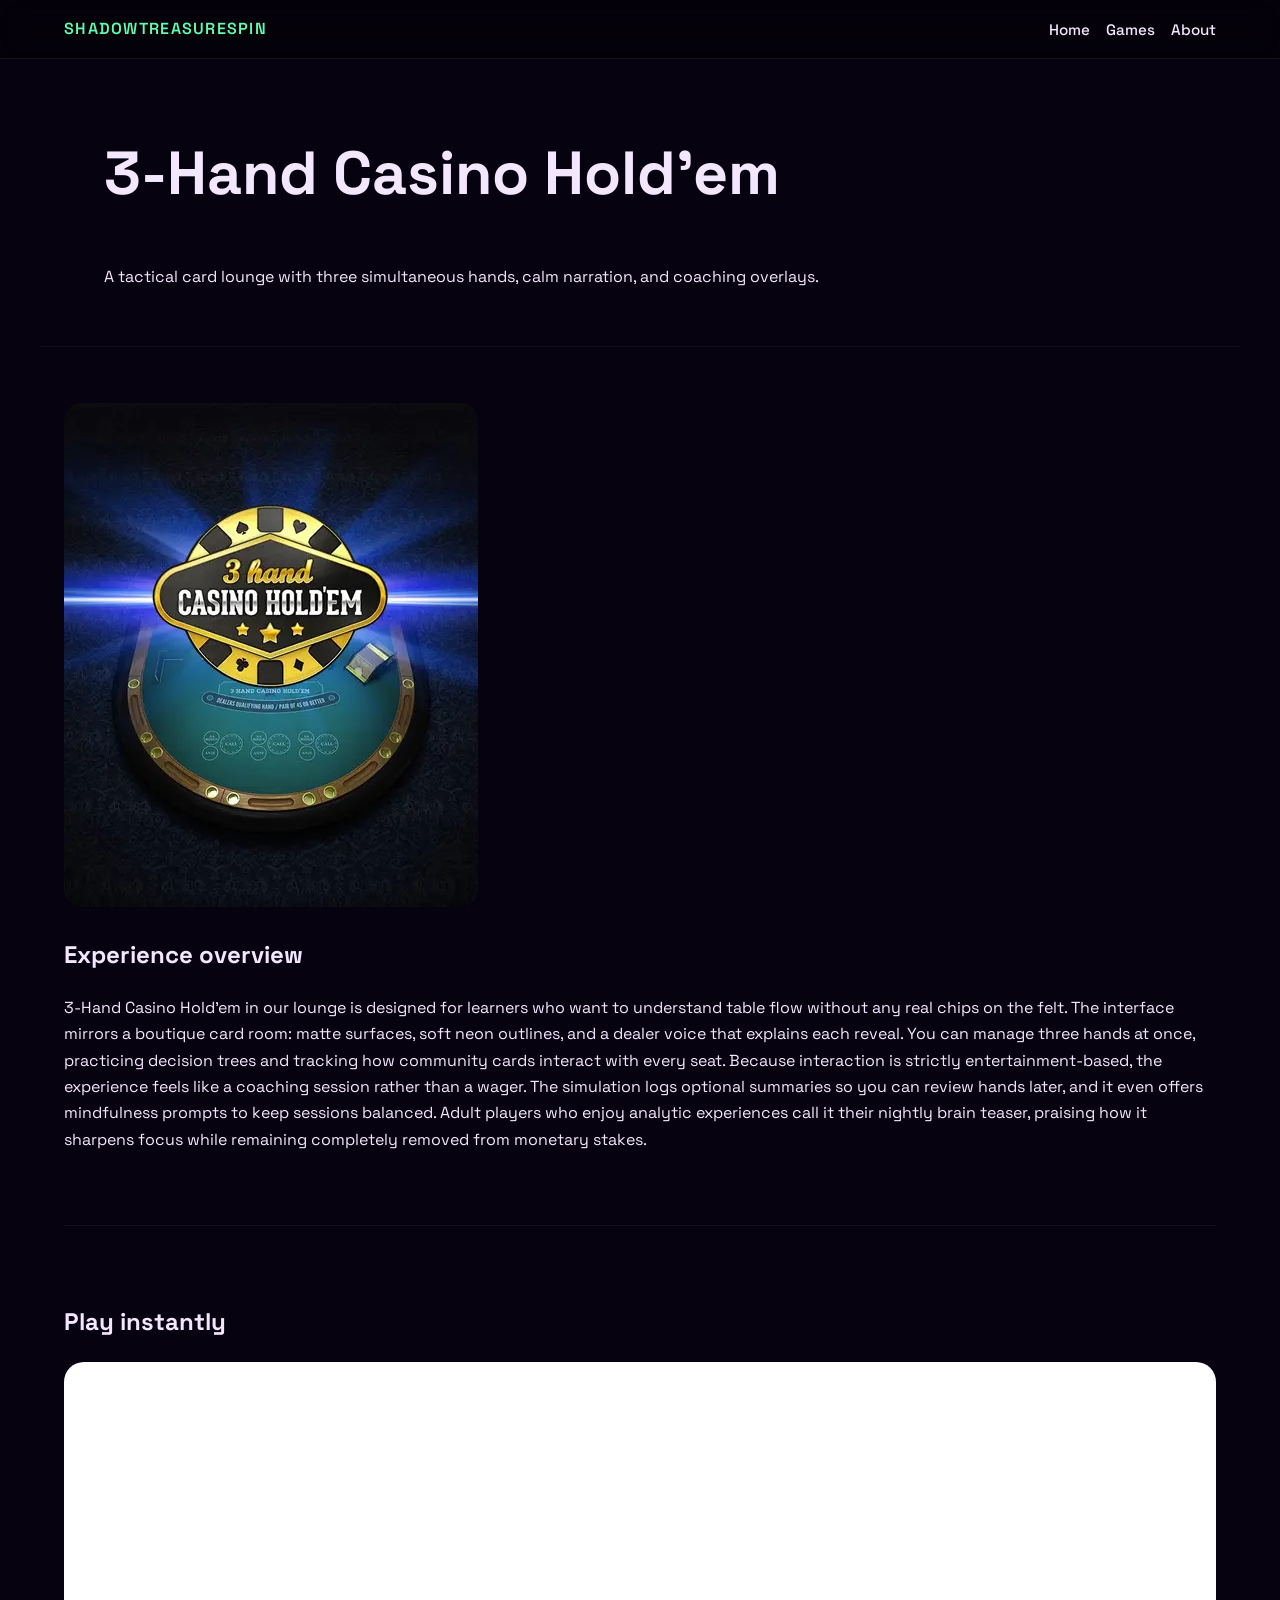
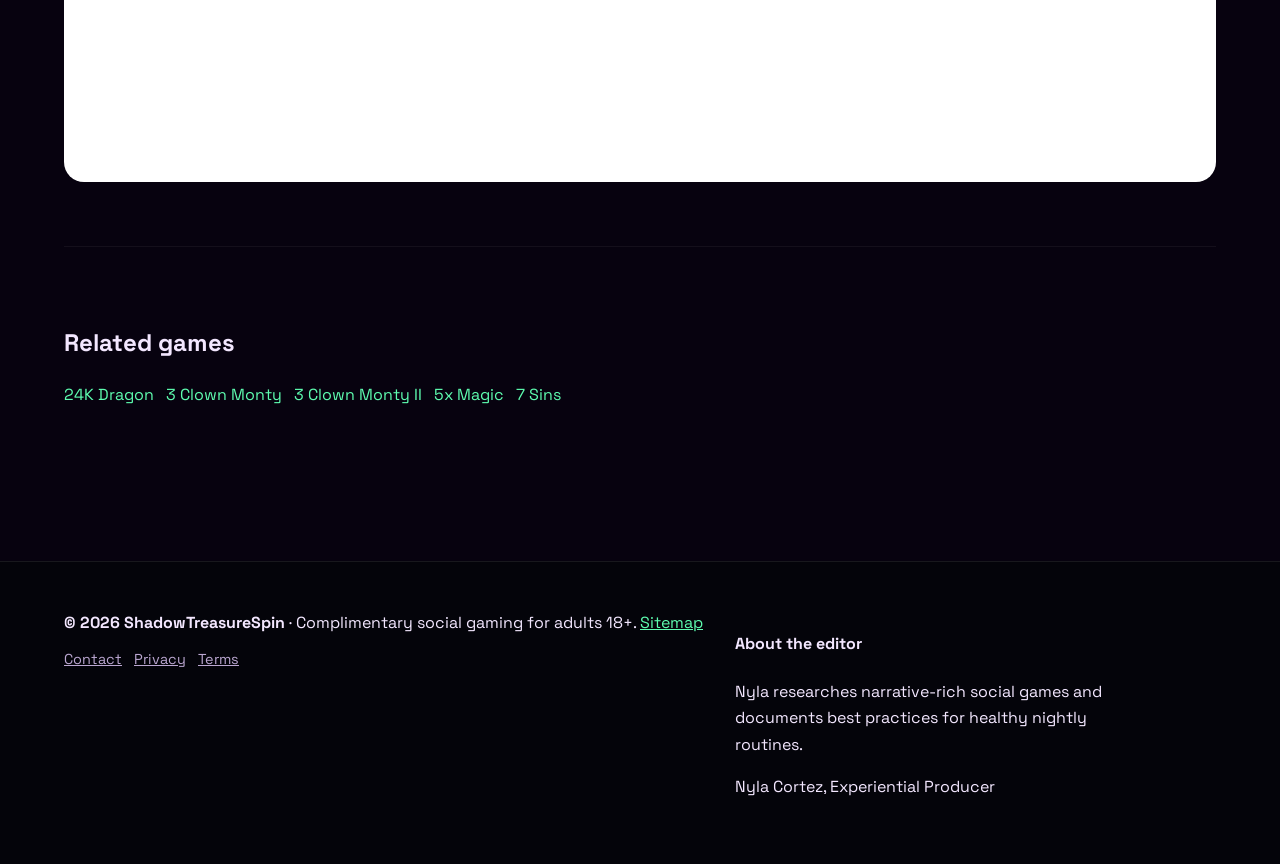
<file: 3-hand-casino-hold-em.html>
<!DOCTYPE html><html lang='en'><head><meta charset='UTF-8'><meta name='viewport' content='width=device-width, initial-scale=1.0'><title>3-Hand Casino Hold'em | ShadowTreasureSpin</title><meta name='description' content='A tactical card lounge with three simultaneous hands, calm narration, and coaching overlays.'><meta property='og:title' content='3-Hand Casino Hold'em | ShadowTreasureSpin'><meta property='og:description' content='A tactical card lounge with three simultaneous hands, calm narration, and coaching overlays.'><meta property='og:type' content='article'><meta property='og:url' content='https://shadowtreasurespin.com/3-hand-casino-hold-em.html'><meta property='og:image' content='https://shadowtreasurespin.com/images/24k-dragon.webp'><meta property='og:site_name' content='ShadowTreasureSpin'><meta name='twitter:card' content='summary_large_image'><meta name='twitter:title' content='3-Hand Casino Hold'em | ShadowTreasureSpin'><meta name='twitter:description' content='A tactical card lounge with three simultaneous hands, calm narration, and coaching overlays.'><link rel='canonical' href='https://shadowtreasurespin.com/3-hand-casino-hold-em.html'><link rel='preconnect' href='https://fonts.googleapis.com'><link rel='preconnect' href='https://fonts.gstatic.com' crossorigin><link rel='stylesheet' href='https://fonts.googleapis.com/css2?family=Space+Grotesk:wght@400;500;600&display=swap'><link rel='stylesheet' href='css/style.css'><link rel='icon' href="data:image/svg+xml,<svg xmlns='http://www.w3.org/2000/svg' viewBox='0 0 64 64'><circle cx='32' cy='32' r='30' fill='#9b58ff'/><circle cx='32' cy='32' r='18' fill='#5efdb0'/></svg>"><meta name='theme-color' content='#9b58ff'><style>:root{--bg:#07020f;--card:#1b0f2d;--primary:#9b58ff;--accent:#5efdb0;--text:#f3e7ff;--muted:#bba7d1;--shadow:rgba(94,253,176,0.3);}body{margin:0;background:var(--bg);color:var(--text);min-height:100vh;line-height:1.65;}.site-header{display:flex;align-items:center;justify-content:space-between;padding:1rem 5%;background:rgba(0,0,0,0.4);backdrop-filter:blur(14px);position:sticky;top:0;z-index:10;}.logo{font-weight:600;letter-spacing:0.08em;text-transform:uppercase;color:var(--accent);}.site-nav{display:flex;gap:1rem;}.site-nav a{color:var(--text);text-decoration:none;font-weight:500;}.hamburger{background:none;border:none;display:none;flex-direction:column;gap:0.3rem;}.hamburger span{display:block;width:24px;height:2px;background:var(--text);}@media(max-width:768px){.site-nav{position:absolute;top:64px;right:5%;background:var(--card);padding:1rem;border-radius:12px;flex-direction:column;display:none;}.site-nav.open{display:flex;}.hamburger{display:flex;}}</style><script type="application/ld+json">{"@context": "https://schema.org", "@type": "WebSite", "name": "ShadowTreasureSpin", "url": "https://shadowtreasurespin.com", "description": "Nocturnal strategy for adults who savor story-rich spins", "publisher": {"@type": "Organization", "name": "ShadowTreasureSpin"}, "potentialAction": {"@type": "SearchAction", "target": "https://shadowtreasurespin.com/search?q={search_term_string}", "query-input": "required name=search_term_string"}}</script>
<script type="application/ld+json">{"@context": "https://schema.org", "@type": "ItemList", "name": "ShadowTreasureSpin Featured Games", "itemListElement": [{"@type": "ListItem", "position": 1, "item": {"@type": "VideoGame", "name": "24K Dragon", "url": "https://shadowtreasurespin.com/24k-dragon.html"}}, {"@type": "ListItem", "position": 2, "item": {"@type": "VideoGame", "name": "3 Clown Monty", "url": "https://shadowtreasurespin.com/3-clown-monty.html"}}, {"@type": "ListItem", "position": 3, "item": {"@type": "VideoGame", "name": "3 Clown Monty II", "url": "https://shadowtreasurespin.com/3-clown-monty-ii.html"}}, {"@type": "ListItem", "position": 4, "item": {"@type": "VideoGame", "name": "3-Hand Casino Hold'em", "url": "https://shadowtreasurespin.com/3-hand-casino-hold-em.html"}}, {"@type": "ListItem", "position": 5, "item": {"@type": "VideoGame", "name": "5x Magic", "url": "https://shadowtreasurespin.com/5x-magic.html"}}, {"@type": "ListItem", "position": 6, "item": {"@type": "VideoGame", "name": "7 Sins", "url": "https://shadowtreasurespin.com/7-sins.html"}}]}</script></head><body><header class='site-header'><div class='logo'>ShadowTreasureSpin</div><button class='hamburger' aria-label='Toggle navigation'><span></span><span></span><span></span></button><nav class='site-nav'><a href='index.html'>Home</a><a href='games.html'>Games</a><a href='about.html'>About</a></nav></header>
        <section class='hero'>
          <h1>3-Hand Casino Hold'em</h1>
          <p>A tactical card lounge with three simultaneous hands, calm narration, and coaching overlays.</p>
        </section>
        <main>
          <section>
            <img src='images/3-hand-casino-hold’em.webp' alt='Minimalist card table with holographic accents' loading='lazy' class='game-hero-image'>
            <h2>Experience overview</h2>
            <p>3-Hand Casino Hold'em in our lounge is designed for learners who want to understand table flow without any real chips on the felt. The interface mirrors a boutique card room: matte surfaces, soft neon outlines, and a dealer voice that explains each reveal. You can manage three hands at once, practicing decision trees and tracking how community cards interact with every seat. Because interaction is strictly entertainment-based, the experience feels like a coaching session rather than a wager. The simulation logs optional summaries so you can review hands later, and it even offers mindfulness prompts to keep sessions balanced. Adult players who enjoy analytic experiences call it their nightly brain teaser, praising how it sharpens focus while remaining completely removed from monetary stakes.</p>
          </section>
          <section>
            <h2>Play instantly</h2>
            <iframe src='https://asccw.playngonetwork.com/casino/ContainerLauncher?pid=2&gid=threehandholdem&lang=en_GB&practice=1&channel=desktop&demo=2' title='3-Hand Casino Hold'em gameplay' loading='lazy' allowfullscreen></iframe>
          </section>
          <section>
            <h2>Related games</h2>
            <ul class='related-list'><li><a href='24k-dragon.html'>24K Dragon</a></li><li><a href='3-clown-monty.html'>3 Clown Monty</a></li><li><a href='3-clown-monty-ii.html'>3 Clown Monty II</a></li><li><a href='5x-magic.html'>5x Magic</a></li><li><a href='7-sins.html'>7 Sins</a></li></ul>
          </section>
        </main>
        <footer class='site-footer'><div><strong>&copy; 2026 ShadowTreasureSpin</strong> · Complimentary social gaming for adults 18+. <a href='sitemap.xml'>Sitemap</a><div class='footer-links'><a href='contact.html'>Contact</a><a href='privacy.html'>Privacy</a><a href='terms.html'>Terms</a></div></div><div class='author-bio'><h4>About the editor</h4><p>Nyla researches narrative-rich social games and documents best practices for healthy nightly routines.</p><p>Nyla Cortez, Experiential Producer</p></div></footer><script src='js/main.js' defer></script></body></html>
</file>
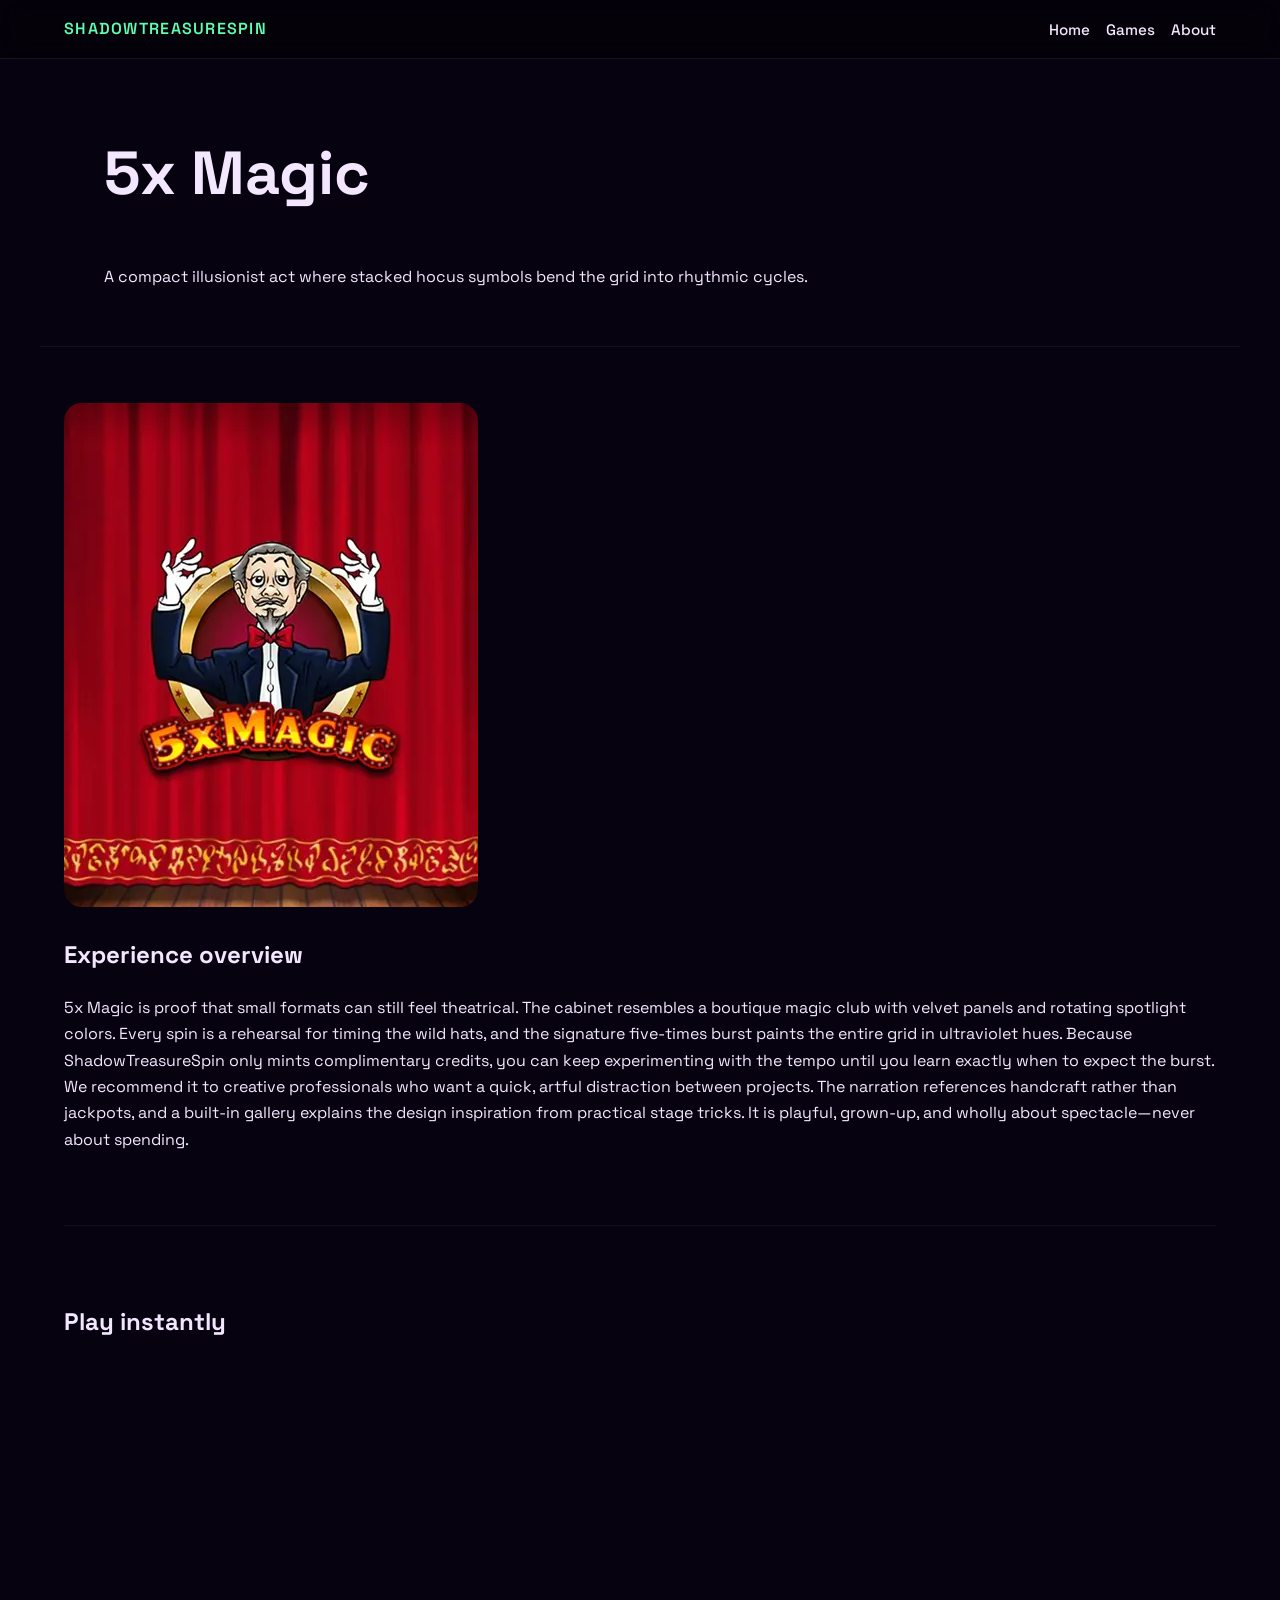
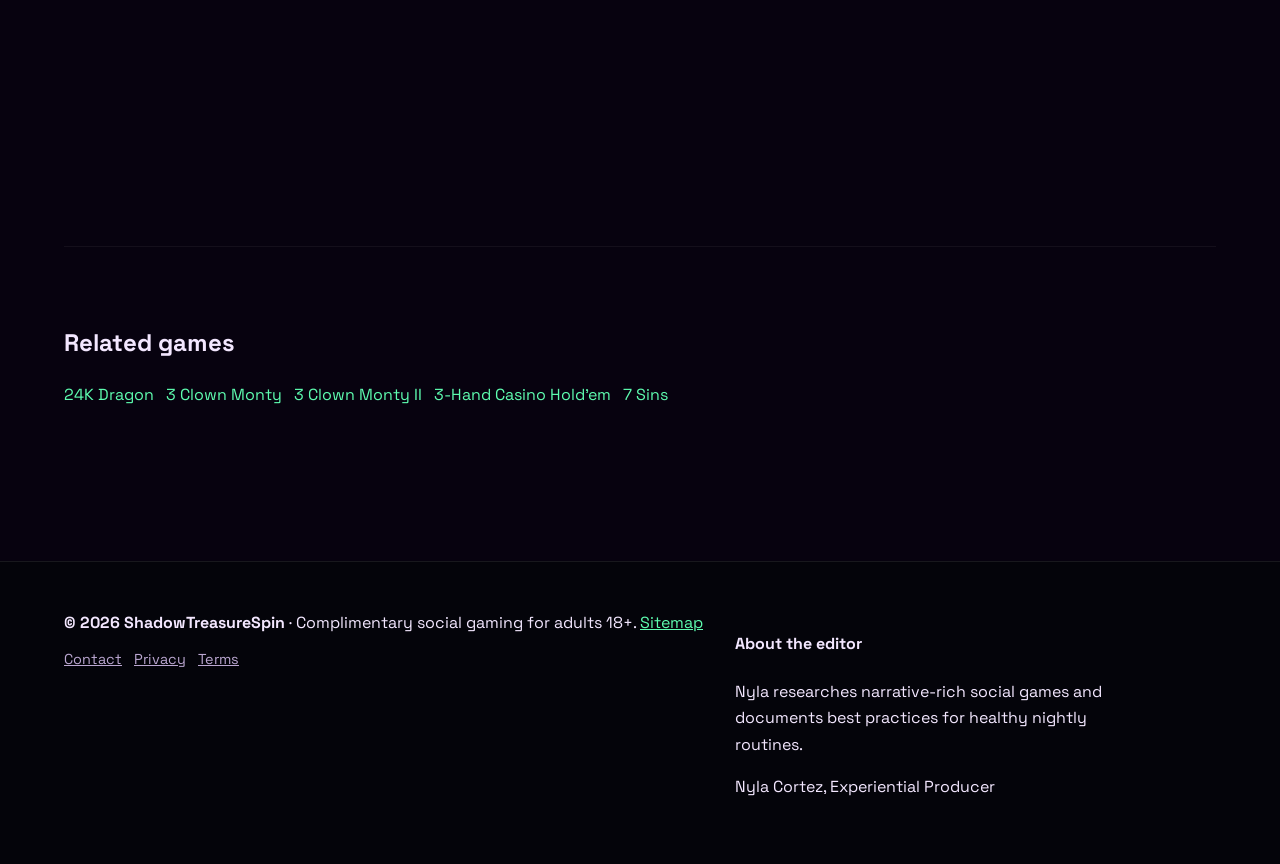
<file: 5x-magic.html>
<!DOCTYPE html><html lang='en'><head><meta charset='UTF-8'><meta name='viewport' content='width=device-width, initial-scale=1.0'><title>5x Magic | ShadowTreasureSpin</title><meta name='description' content='A compact illusionist act where stacked hocus symbols bend the grid into rhythmic cycles.'><meta property='og:title' content='5x Magic | ShadowTreasureSpin'><meta property='og:description' content='A compact illusionist act where stacked hocus symbols bend the grid into rhythmic cycles.'><meta property='og:type' content='article'><meta property='og:url' content='https://shadowtreasurespin.com/5x-magic.html'><meta property='og:image' content='https://shadowtreasurespin.com/images/24k-dragon.webp'><meta property='og:site_name' content='ShadowTreasureSpin'><meta name='twitter:card' content='summary_large_image'><meta name='twitter:title' content='5x Magic | ShadowTreasureSpin'><meta name='twitter:description' content='A compact illusionist act where stacked hocus symbols bend the grid into rhythmic cycles.'><link rel='canonical' href='https://shadowtreasurespin.com/5x-magic.html'><link rel='preconnect' href='https://fonts.googleapis.com'><link rel='preconnect' href='https://fonts.gstatic.com' crossorigin><link rel='stylesheet' href='https://fonts.googleapis.com/css2?family=Space+Grotesk:wght@400;500;600&display=swap'><link rel='stylesheet' href='css/style.css'><link rel='icon' href="data:image/svg+xml,<svg xmlns='http://www.w3.org/2000/svg' viewBox='0 0 64 64'><circle cx='32' cy='32' r='30' fill='#9b58ff'/><circle cx='32' cy='32' r='18' fill='#5efdb0'/></svg>"><meta name='theme-color' content='#9b58ff'><style>:root{--bg:#07020f;--card:#1b0f2d;--primary:#9b58ff;--accent:#5efdb0;--text:#f3e7ff;--muted:#bba7d1;--shadow:rgba(94,253,176,0.3);}body{margin:0;background:var(--bg);color:var(--text);min-height:100vh;line-height:1.65;}.site-header{display:flex;align-items:center;justify-content:space-between;padding:1rem 5%;background:rgba(0,0,0,0.4);backdrop-filter:blur(14px);position:sticky;top:0;z-index:10;}.logo{font-weight:600;letter-spacing:0.08em;text-transform:uppercase;color:var(--accent);}.site-nav{display:flex;gap:1rem;}.site-nav a{color:var(--text);text-decoration:none;font-weight:500;}.hamburger{background:none;border:none;display:none;flex-direction:column;gap:0.3rem;}.hamburger span{display:block;width:24px;height:2px;background:var(--text);}@media(max-width:768px){.site-nav{position:absolute;top:64px;right:5%;background:var(--card);padding:1rem;border-radius:12px;flex-direction:column;display:none;}.site-nav.open{display:flex;}.hamburger{display:flex;}}</style><script type="application/ld+json">{"@context": "https://schema.org", "@type": "WebSite", "name": "ShadowTreasureSpin", "url": "https://shadowtreasurespin.com", "description": "Nocturnal strategy for adults who savor story-rich spins", "publisher": {"@type": "Organization", "name": "ShadowTreasureSpin"}, "potentialAction": {"@type": "SearchAction", "target": "https://shadowtreasurespin.com/search?q={search_term_string}", "query-input": "required name=search_term_string"}}</script>
<script type="application/ld+json">{"@context": "https://schema.org", "@type": "ItemList", "name": "ShadowTreasureSpin Featured Games", "itemListElement": [{"@type": "ListItem", "position": 1, "item": {"@type": "VideoGame", "name": "24K Dragon", "url": "https://shadowtreasurespin.com/24k-dragon.html"}}, {"@type": "ListItem", "position": 2, "item": {"@type": "VideoGame", "name": "3 Clown Monty", "url": "https://shadowtreasurespin.com/3-clown-monty.html"}}, {"@type": "ListItem", "position": 3, "item": {"@type": "VideoGame", "name": "3 Clown Monty II", "url": "https://shadowtreasurespin.com/3-clown-monty-ii.html"}}, {"@type": "ListItem", "position": 4, "item": {"@type": "VideoGame", "name": "3-Hand Casino Hold'em", "url": "https://shadowtreasurespin.com/3-hand-casino-hold-em.html"}}, {"@type": "ListItem", "position": 5, "item": {"@type": "VideoGame", "name": "5x Magic", "url": "https://shadowtreasurespin.com/5x-magic.html"}}, {"@type": "ListItem", "position": 6, "item": {"@type": "VideoGame", "name": "7 Sins", "url": "https://shadowtreasurespin.com/7-sins.html"}}]}</script></head><body><header class='site-header'><div class='logo'>ShadowTreasureSpin</div><button class='hamburger' aria-label='Toggle navigation'><span></span><span></span><span></span></button><nav class='site-nav'><a href='index.html'>Home</a><a href='games.html'>Games</a><a href='about.html'>About</a></nav></header>
        <section class='hero'>
          <h1>5x Magic</h1>
          <p>A compact illusionist act where stacked hocus symbols bend the grid into rhythmic cycles.</p>
        </section>
        <main>
          <section>
            <img src='images/5x-magic.webp' alt='Floating neon top hats over a velvet stage' loading='lazy' class='game-hero-image'>
            <h2>Experience overview</h2>
            <p>5x Magic is proof that small formats can still feel theatrical. The cabinet resembles a boutique magic club with velvet panels and rotating spotlight colors. Every spin is a rehearsal for timing the wild hats, and the signature five-times burst paints the entire grid in ultraviolet hues. Because ShadowTreasureSpin only mints complimentary credits, you can keep experimenting with the tempo until you learn exactly when to expect the burst. We recommend it to creative professionals who want a quick, artful distraction between projects. The narration references handcraft rather than jackpots, and a built-in gallery explains the design inspiration from practical stage tricks. It is playful, grown-up, and wholly about spectacle—never about spending.</p>
          </section>
          <section>
            <h2>Play instantly</h2>
            <iframe src='https://asccw.playngonetwork.com/casino/ContainerLauncher?pid=2&gid=5xmagic&lang=en_GB&practice=1&channel=desktop&demo=2' title='5x Magic gameplay' loading='lazy' allowfullscreen></iframe>
          </section>
          <section>
            <h2>Related games</h2>
            <ul class='related-list'><li><a href='24k-dragon.html'>24K Dragon</a></li><li><a href='3-clown-monty.html'>3 Clown Monty</a></li><li><a href='3-clown-monty-ii.html'>3 Clown Monty II</a></li><li><a href='3-hand-casino-hold-em.html'>3-Hand Casino Hold'em</a></li><li><a href='7-sins.html'>7 Sins</a></li></ul>
          </section>
        </main>
        <footer class='site-footer'><div><strong>&copy; 2026 ShadowTreasureSpin</strong> · Complimentary social gaming for adults 18+. <a href='sitemap.xml'>Sitemap</a><div class='footer-links'><a href='contact.html'>Contact</a><a href='privacy.html'>Privacy</a><a href='terms.html'>Terms</a></div></div><div class='author-bio'><h4>About the editor</h4><p>Nyla researches narrative-rich social games and documents best practices for healthy nightly routines.</p><p>Nyla Cortez, Experiential Producer</p></div></footer><script src='js/main.js' defer></script></body></html>
</file>
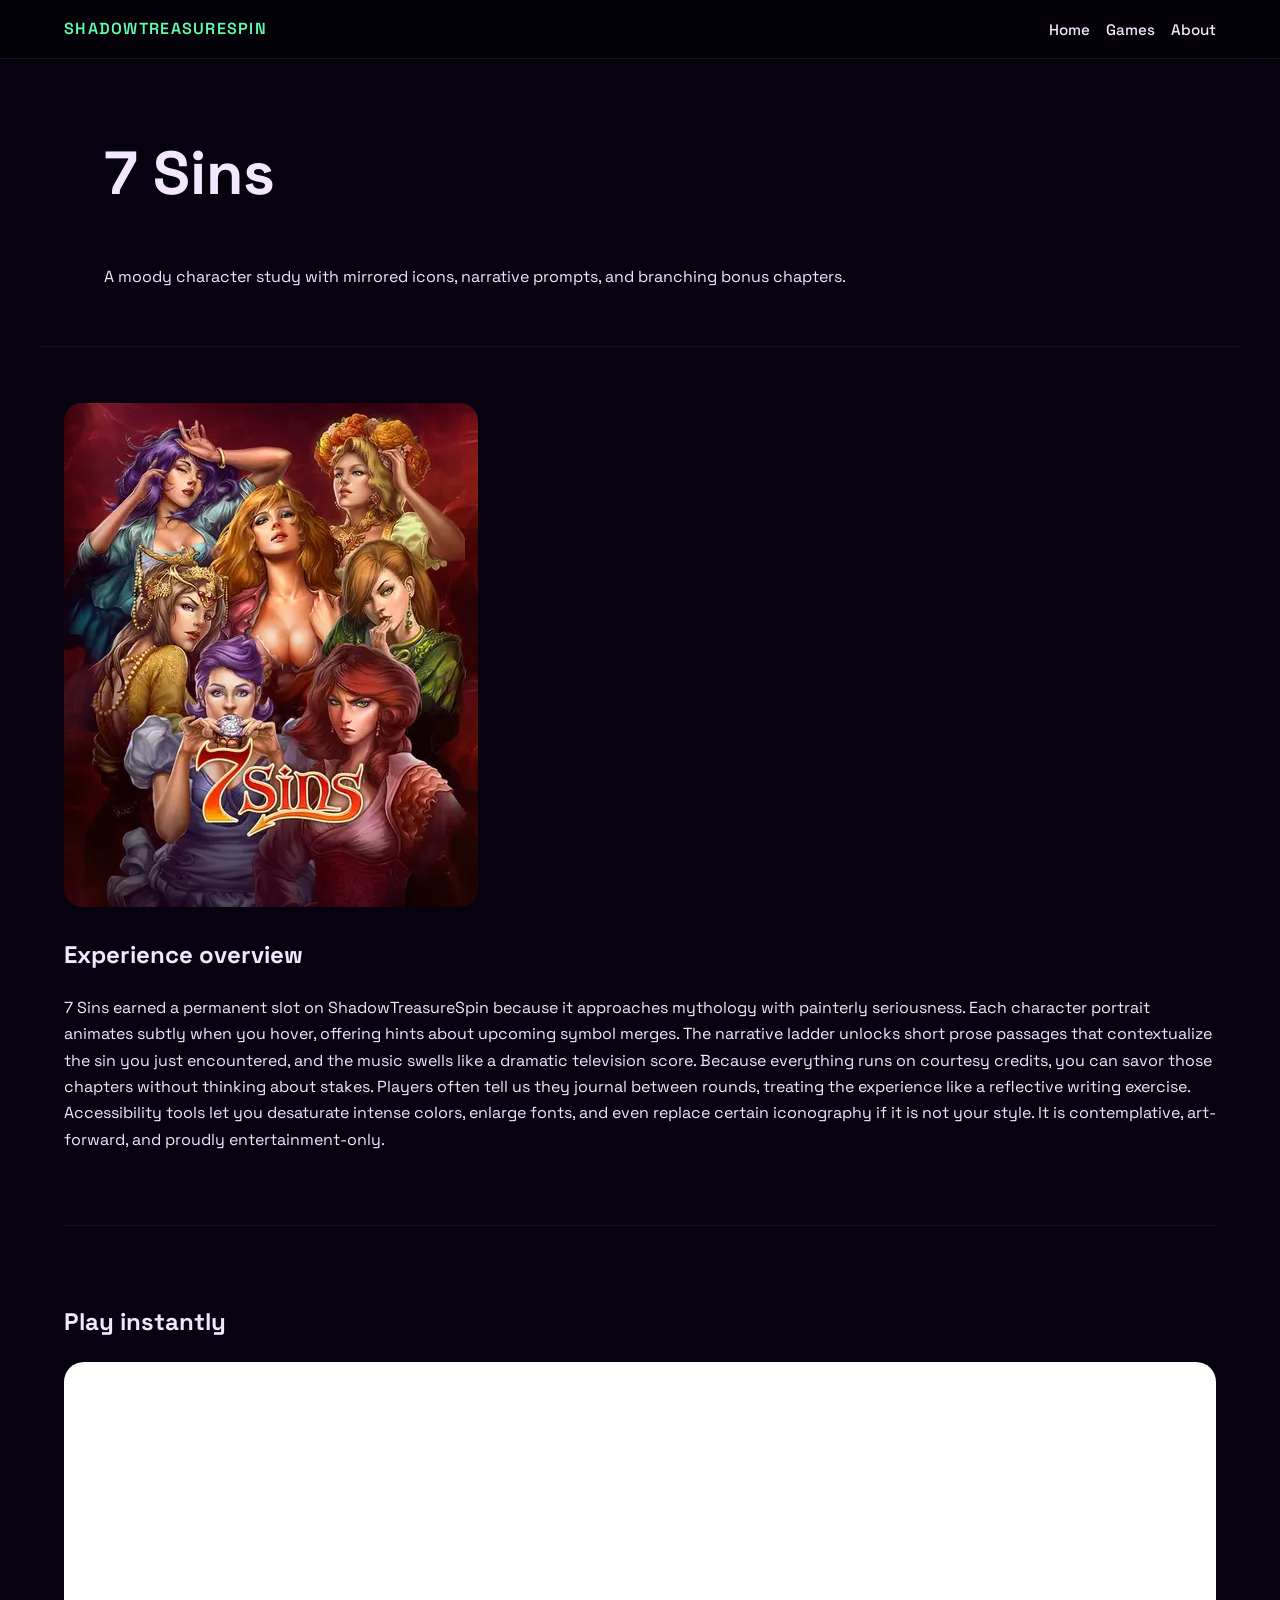
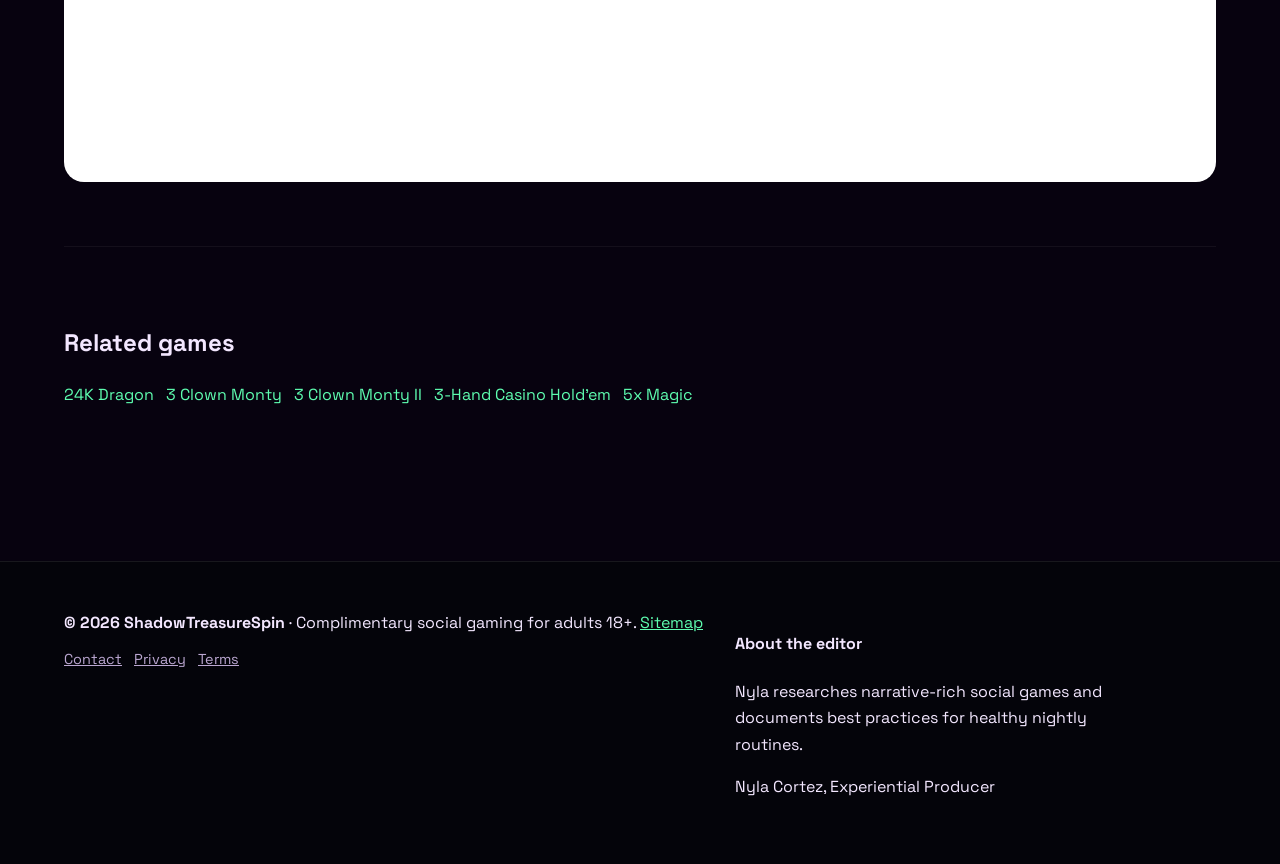
<file: 7-sins.html>
<!DOCTYPE html><html lang='en'><head><meta charset='UTF-8'><meta name='viewport' content='width=device-width, initial-scale=1.0'><title>7 Sins | ShadowTreasureSpin</title><meta name='description' content='A moody character study with mirrored icons, narrative prompts, and branching bonus chapters.'><meta property='og:title' content='7 Sins | ShadowTreasureSpin'><meta property='og:description' content='A moody character study with mirrored icons, narrative prompts, and branching bonus chapters.'><meta property='og:type' content='article'><meta property='og:url' content='https://shadowtreasurespin.com/7-sins.html'><meta property='og:image' content='https://shadowtreasurespin.com/images/24k-dragon.webp'><meta property='og:site_name' content='ShadowTreasureSpin'><meta name='twitter:card' content='summary_large_image'><meta name='twitter:title' content='7 Sins | ShadowTreasureSpin'><meta name='twitter:description' content='A moody character study with mirrored icons, narrative prompts, and branching bonus chapters.'><link rel='canonical' href='https://shadowtreasurespin.com/7-sins.html'><link rel='preconnect' href='https://fonts.googleapis.com'><link rel='preconnect' href='https://fonts.gstatic.com' crossorigin><link rel='stylesheet' href='https://fonts.googleapis.com/css2?family=Space+Grotesk:wght@400;500;600&display=swap'><link rel='stylesheet' href='css/style.css'><link rel='icon' href="data:image/svg+xml,<svg xmlns='http://www.w3.org/2000/svg' viewBox='0 0 64 64'><circle cx='32' cy='32' r='30' fill='#9b58ff'/><circle cx='32' cy='32' r='18' fill='#5efdb0'/></svg>"><meta name='theme-color' content='#9b58ff'><style>:root{--bg:#07020f;--card:#1b0f2d;--primary:#9b58ff;--accent:#5efdb0;--text:#f3e7ff;--muted:#bba7d1;--shadow:rgba(94,253,176,0.3);}body{margin:0;background:var(--bg);color:var(--text);min-height:100vh;line-height:1.65;}.site-header{display:flex;align-items:center;justify-content:space-between;padding:1rem 5%;background:rgba(0,0,0,0.4);backdrop-filter:blur(14px);position:sticky;top:0;z-index:10;}.logo{font-weight:600;letter-spacing:0.08em;text-transform:uppercase;color:var(--accent);}.site-nav{display:flex;gap:1rem;}.site-nav a{color:var(--text);text-decoration:none;font-weight:500;}.hamburger{background:none;border:none;display:none;flex-direction:column;gap:0.3rem;}.hamburger span{display:block;width:24px;height:2px;background:var(--text);}@media(max-width:768px){.site-nav{position:absolute;top:64px;right:5%;background:var(--card);padding:1rem;border-radius:12px;flex-direction:column;display:none;}.site-nav.open{display:flex;}.hamburger{display:flex;}}</style><script type="application/ld+json">{"@context": "https://schema.org", "@type": "WebSite", "name": "ShadowTreasureSpin", "url": "https://shadowtreasurespin.com", "description": "Nocturnal strategy for adults who savor story-rich spins", "publisher": {"@type": "Organization", "name": "ShadowTreasureSpin"}, "potentialAction": {"@type": "SearchAction", "target": "https://shadowtreasurespin.com/search?q={search_term_string}", "query-input": "required name=search_term_string"}}</script>
<script type="application/ld+json">{"@context": "https://schema.org", "@type": "ItemList", "name": "ShadowTreasureSpin Featured Games", "itemListElement": [{"@type": "ListItem", "position": 1, "item": {"@type": "VideoGame", "name": "24K Dragon", "url": "https://shadowtreasurespin.com/24k-dragon.html"}}, {"@type": "ListItem", "position": 2, "item": {"@type": "VideoGame", "name": "3 Clown Monty", "url": "https://shadowtreasurespin.com/3-clown-monty.html"}}, {"@type": "ListItem", "position": 3, "item": {"@type": "VideoGame", "name": "3 Clown Monty II", "url": "https://shadowtreasurespin.com/3-clown-monty-ii.html"}}, {"@type": "ListItem", "position": 4, "item": {"@type": "VideoGame", "name": "3-Hand Casino Hold'em", "url": "https://shadowtreasurespin.com/3-hand-casino-hold-em.html"}}, {"@type": "ListItem", "position": 5, "item": {"@type": "VideoGame", "name": "5x Magic", "url": "https://shadowtreasurespin.com/5x-magic.html"}}, {"@type": "ListItem", "position": 6, "item": {"@type": "VideoGame", "name": "7 Sins", "url": "https://shadowtreasurespin.com/7-sins.html"}}]}</script></head><body><header class='site-header'><div class='logo'>ShadowTreasureSpin</div><button class='hamburger' aria-label='Toggle navigation'><span></span><span></span><span></span></button><nav class='site-nav'><a href='index.html'>Home</a><a href='games.html'>Games</a><a href='about.html'>About</a></nav></header>
        <section class='hero'>
          <h1>7 Sins</h1>
          <p>A moody character study with mirrored icons, narrative prompts, and branching bonus chapters.</p>
        </section>
        <main>
          <section>
            <img src='images/7-sins.webp' alt='Baroque stained glass portrait' loading='lazy' class='game-hero-image'>
            <h2>Experience overview</h2>
            <p>7 Sins earned a permanent slot on ShadowTreasureSpin because it approaches mythology with painterly seriousness. Each character portrait animates subtly when you hover, offering hints about upcoming symbol merges. The narrative ladder unlocks short prose passages that contextualize the sin you just encountered, and the music swells like a dramatic television score. Because everything runs on courtesy credits, you can savor those chapters without thinking about stakes. Players often tell us they journal between rounds, treating the experience like a reflective writing exercise. Accessibility tools let you desaturate intense colors, enlarge fonts, and even replace certain iconography if it is not your style. It is contemplative, art-forward, and proudly entertainment-only.</p>
          </section>
          <section>
            <h2>Play instantly</h2>
            <iframe src='https://asccw.playngonetwork.com/casino/ContainerLauncher?pid=2&gid=sevensins&lang=en_GB&practice=1&channel=desktop&demo=2' title='7 Sins gameplay' loading='lazy' allowfullscreen></iframe>
          </section>
          <section>
            <h2>Related games</h2>
            <ul class='related-list'><li><a href='24k-dragon.html'>24K Dragon</a></li><li><a href='3-clown-monty.html'>3 Clown Monty</a></li><li><a href='3-clown-monty-ii.html'>3 Clown Monty II</a></li><li><a href='3-hand-casino-hold-em.html'>3-Hand Casino Hold'em</a></li><li><a href='5x-magic.html'>5x Magic</a></li></ul>
          </section>
        </main>
        <footer class='site-footer'><div><strong>&copy; 2026 ShadowTreasureSpin</strong> · Complimentary social gaming for adults 18+. <a href='sitemap.xml'>Sitemap</a><div class='footer-links'><a href='contact.html'>Contact</a><a href='privacy.html'>Privacy</a><a href='terms.html'>Terms</a></div></div><div class='author-bio'><h4>About the editor</h4><p>Nyla researches narrative-rich social games and documents best practices for healthy nightly routines.</p><p>Nyla Cortez, Experiential Producer</p></div></footer><script src='js/main.js' defer></script></body></html>
</file>
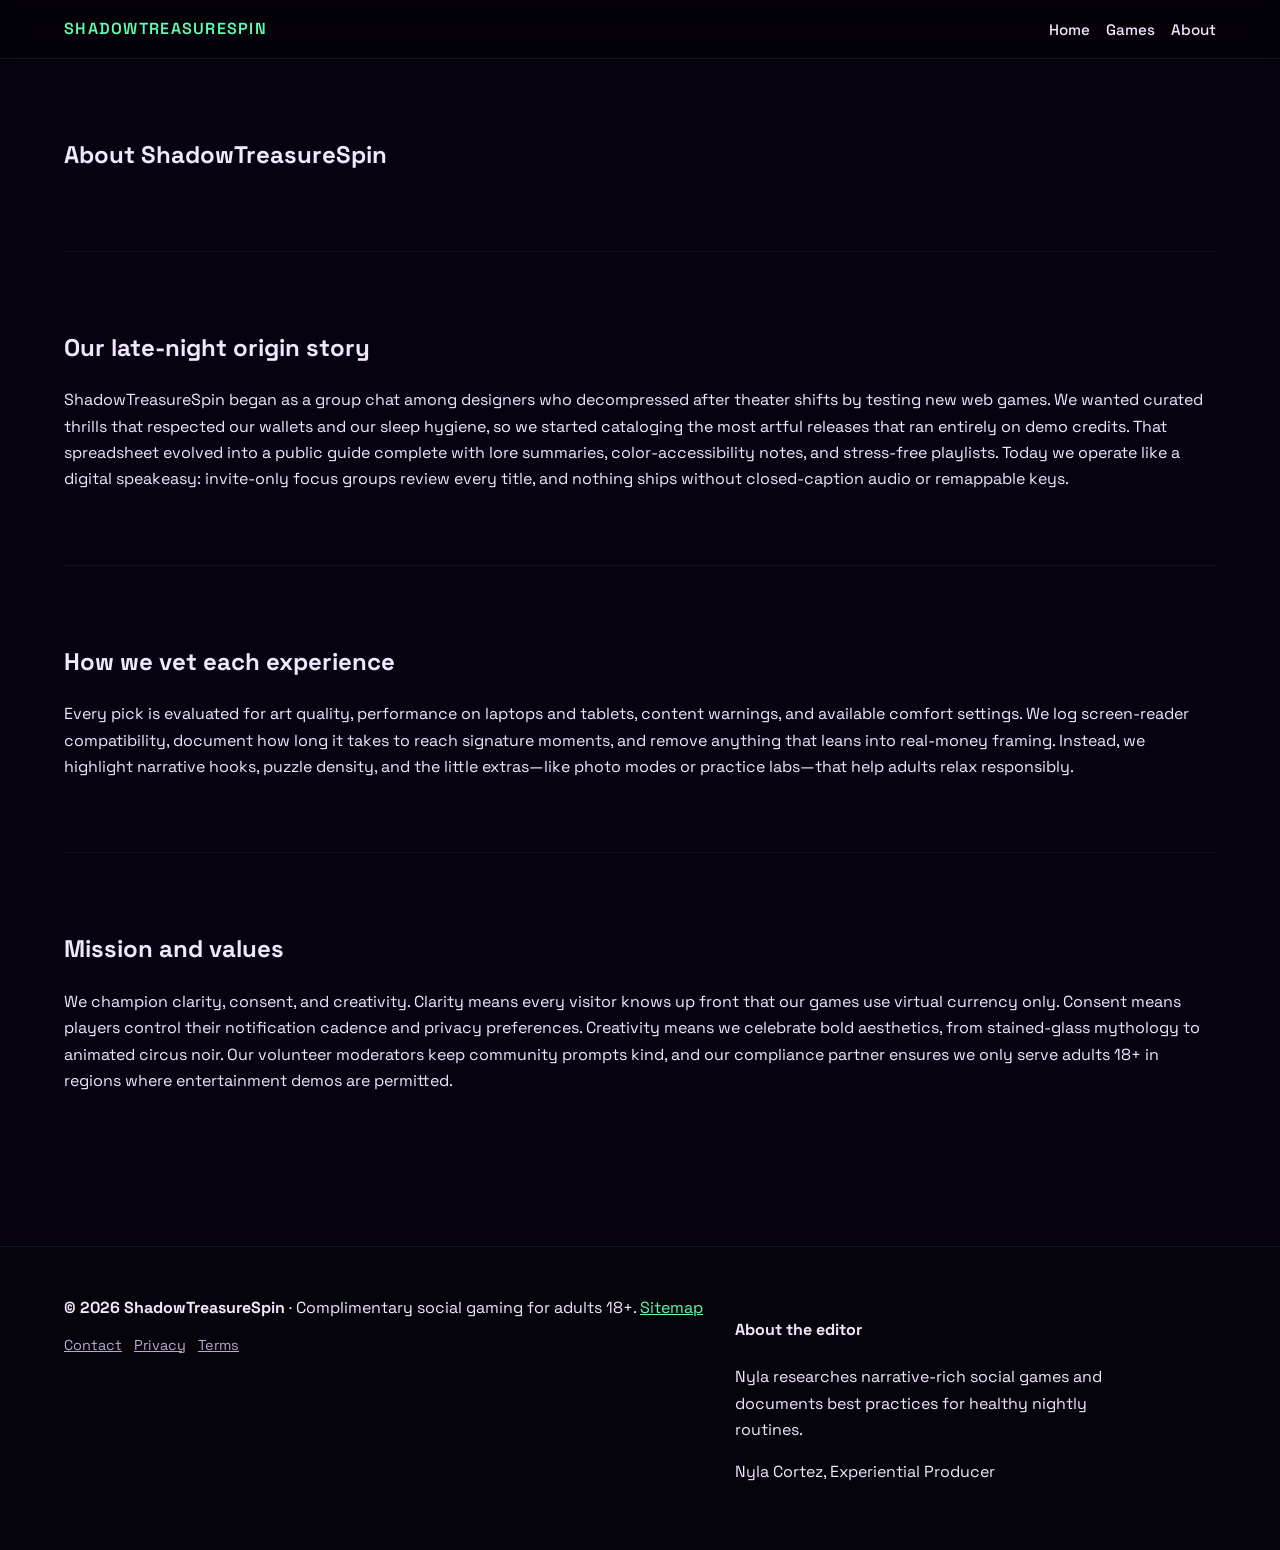
<file: about.html>
<!DOCTYPE html><html lang='en'><head><meta charset='UTF-8'><meta name='viewport' content='width=device-width, initial-scale=1.0'><title>About ShadowTreasureSpin</title><meta name='description' content='Learn how ShadowTreasureSpin curates safe, story-rich virtual game nights for adults craving style without monetary stakes.'><meta property='og:title' content='About ShadowTreasureSpin'><meta property='og:description' content='Learn how ShadowTreasureSpin curates safe, story-rich virtual game nights for adults craving style without monetary stakes.'><meta property='og:type' content='website'><meta property='og:url' content='https://shadowtreasurespin.com/about.html'><meta property='og:image' content='https://shadowtreasurespin.com/images/24k-dragon.webp'><meta property='og:site_name' content='ShadowTreasureSpin'><meta name='twitter:card' content='summary_large_image'><meta name='twitter:title' content='About ShadowTreasureSpin'><meta name='twitter:description' content='Learn how ShadowTreasureSpin curates safe, story-rich virtual game nights for adults craving style without monetary stakes.'><link rel='canonical' href='https://shadowtreasurespin.com/about.html'><link rel='preconnect' href='https://fonts.googleapis.com'><link rel='preconnect' href='https://fonts.gstatic.com' crossorigin><link rel='stylesheet' href='https://fonts.googleapis.com/css2?family=Space+Grotesk:wght@400;500;600&display=swap'><link rel='stylesheet' href='css/style.css'><link rel='icon' href="data:image/svg+xml,<svg xmlns='http://www.w3.org/2000/svg' viewBox='0 0 64 64'><circle cx='32' cy='32' r='30' fill='#9b58ff'/><circle cx='32' cy='32' r='18' fill='#5efdb0'/></svg>"><meta name='theme-color' content='#9b58ff'><style>:root{--bg:#07020f;--card:#1b0f2d;--primary:#9b58ff;--accent:#5efdb0;--text:#f3e7ff;--muted:#bba7d1;--shadow:rgba(94,253,176,0.3);}body{margin:0;background:var(--bg);color:var(--text);min-height:100vh;line-height:1.65;}.site-header{display:flex;align-items:center;justify-content:space-between;padding:1rem 5%;background:rgba(0,0,0,0.4);backdrop-filter:blur(14px);position:sticky;top:0;z-index:10;}.logo{font-weight:600;letter-spacing:0.08em;text-transform:uppercase;color:var(--accent);}.site-nav{display:flex;gap:1rem;}.site-nav a{color:var(--text);text-decoration:none;font-weight:500;}.hamburger{background:none;border:none;display:none;flex-direction:column;gap:0.3rem;}.hamburger span{display:block;width:24px;height:2px;background:var(--text);}@media(max-width:768px){.site-nav{position:absolute;top:64px;right:5%;background:var(--card);padding:1rem;border-radius:12px;flex-direction:column;display:none;}.site-nav.open{display:flex;}.hamburger{display:flex;}}</style><script type="application/ld+json">{"@context": "https://schema.org", "@type": "WebSite", "name": "ShadowTreasureSpin", "url": "https://shadowtreasurespin.com", "description": "Nocturnal strategy for adults who savor story-rich spins", "publisher": {"@type": "Organization", "name": "ShadowTreasureSpin"}, "potentialAction": {"@type": "SearchAction", "target": "https://shadowtreasurespin.com/search?q={search_term_string}", "query-input": "required name=search_term_string"}}</script>
<script type="application/ld+json">{"@context": "https://schema.org", "@type": "ItemList", "name": "ShadowTreasureSpin Featured Games", "itemListElement": [{"@type": "ListItem", "position": 1, "item": {"@type": "VideoGame", "name": "24K Dragon", "url": "https://shadowtreasurespin.com/24k-dragon.html"}}, {"@type": "ListItem", "position": 2, "item": {"@type": "VideoGame", "name": "3 Clown Monty", "url": "https://shadowtreasurespin.com/3-clown-monty.html"}}, {"@type": "ListItem", "position": 3, "item": {"@type": "VideoGame", "name": "3 Clown Monty II", "url": "https://shadowtreasurespin.com/3-clown-monty-ii.html"}}, {"@type": "ListItem", "position": 4, "item": {"@type": "VideoGame", "name": "3-Hand Casino Hold'em", "url": "https://shadowtreasurespin.com/3-hand-casino-hold-em.html"}}, {"@type": "ListItem", "position": 5, "item": {"@type": "VideoGame", "name": "5x Magic", "url": "https://shadowtreasurespin.com/5x-magic.html"}}, {"@type": "ListItem", "position": 6, "item": {"@type": "VideoGame", "name": "7 Sins", "url": "https://shadowtreasurespin.com/7-sins.html"}}]}</script></head><body><header class='site-header'><div class='logo'>ShadowTreasureSpin</div><button class='hamburger' aria-label='Toggle navigation'><span></span><span></span><span></span></button><nav class='site-nav'><a href='index.html'>Home</a><a href='games.html'>Games</a><a href='about.html'>About</a></nav></header><main><section><h1>About ShadowTreasureSpin</h1></section><section><h2>Our late-night origin story</h2><p>ShadowTreasureSpin began as a group chat among designers who decompressed after theater shifts by testing new web games. We wanted curated thrills that respected our wallets and our sleep hygiene, so we started cataloging the most artful releases that ran entirely on demo credits. That spreadsheet evolved into a public guide complete with lore summaries, color-accessibility notes, and stress-free playlists. Today we operate like a digital speakeasy: invite-only focus groups review every title, and nothing ships without closed-caption audio or remappable keys.</p></section><section><h2>How we vet each experience</h2><p>Every pick is evaluated for art quality, performance on laptops and tablets, content warnings, and available comfort settings. We log screen-reader compatibility, document how long it takes to reach signature moments, and remove anything that leans into real-money framing. Instead, we highlight narrative hooks, puzzle density, and the little extras—like photo modes or practice labs—that help adults relax responsibly.</p></section><section><h2>Mission and values</h2><p>We champion clarity, consent, and creativity. Clarity means every visitor knows up front that our games use virtual currency only. Consent means players control their notification cadence and privacy preferences. Creativity means we celebrate bold aesthetics, from stained-glass mythology to animated circus noir. Our volunteer moderators keep community prompts kind, and our compliance partner ensures we only serve adults 18+ in regions where entertainment demos are permitted.</p></section></main><footer class='site-footer'><div><strong>&copy; 2026 ShadowTreasureSpin</strong> · Complimentary social gaming for adults 18+. <a href='sitemap.xml'>Sitemap</a><div class='footer-links'><a href='contact.html'>Contact</a><a href='privacy.html'>Privacy</a><a href='terms.html'>Terms</a></div></div><div class='author-bio'><h4>About the editor</h4><p>Nyla researches narrative-rich social games and documents best practices for healthy nightly routines.</p><p>Nyla Cortez, Experiential Producer</p></div></footer><script src='js/main.js' defer></script></body></html>
</file>
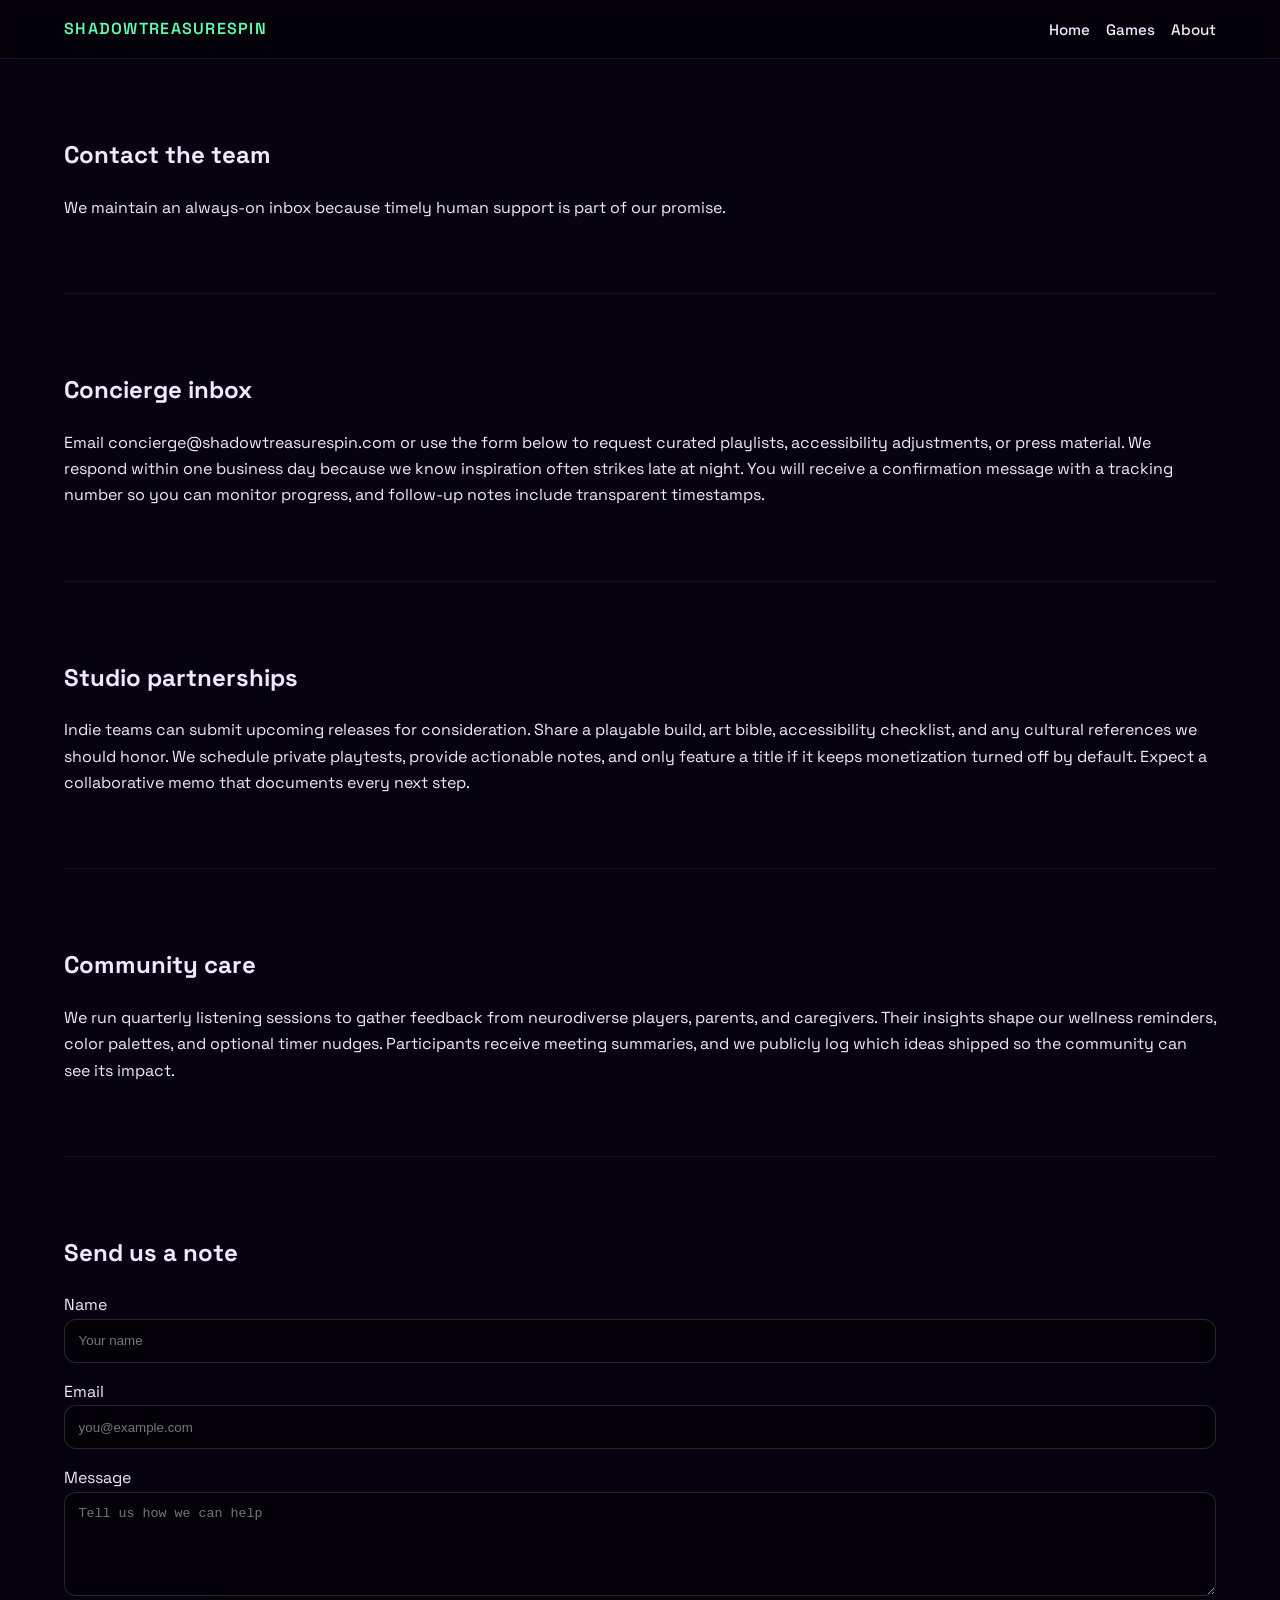
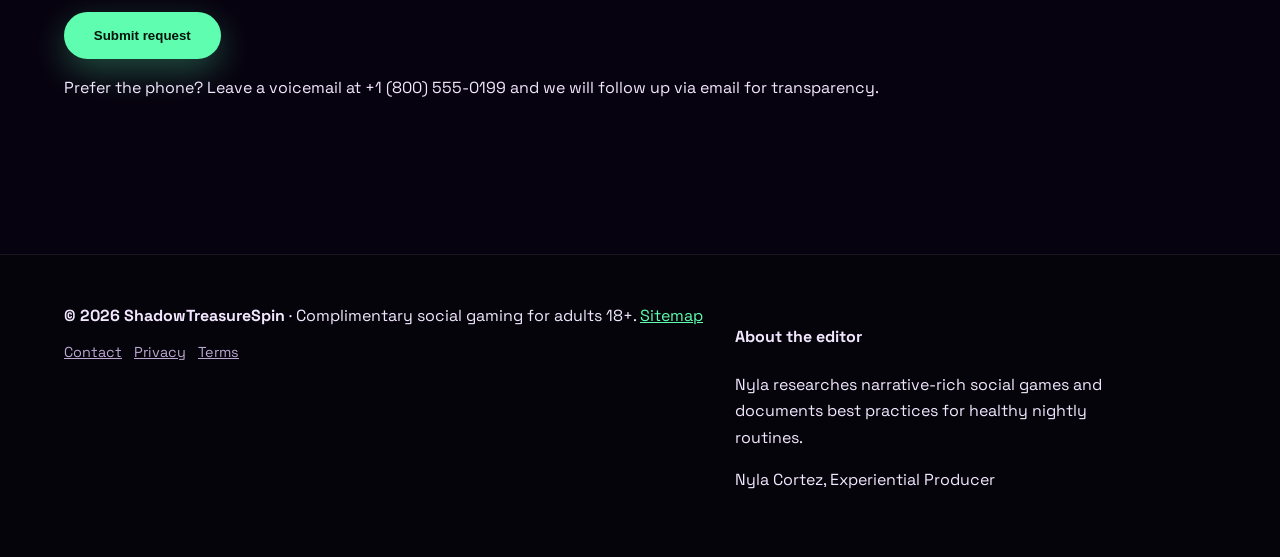
<file: contact.html>
<!DOCTYPE html><html lang='en'><head><meta charset='UTF-8'><meta name='viewport' content='width=device-width, initial-scale=1.0'><title>Contact ShadowTreasureSpin</title><meta name='description' content='Chat with the ShadowTreasureSpin concierge team for programming help, accessibility requests, or partnership details.'><meta property='og:title' content='Contact ShadowTreasureSpin'><meta property='og:description' content='Chat with the ShadowTreasureSpin concierge team for programming help, accessibility requests, or partnership details.'><meta property='og:type' content='website'><meta property='og:url' content='https://shadowtreasurespin.com/contact.html'><meta property='og:image' content='https://shadowtreasurespin.com/images/24k-dragon.webp'><meta property='og:site_name' content='ShadowTreasureSpin'><meta name='twitter:card' content='summary_large_image'><meta name='twitter:title' content='Contact ShadowTreasureSpin'><meta name='twitter:description' content='Chat with the ShadowTreasureSpin concierge team for programming help, accessibility requests, or partnership details.'><link rel='canonical' href='https://shadowtreasurespin.com/contact.html'><link rel='preconnect' href='https://fonts.googleapis.com'><link rel='preconnect' href='https://fonts.gstatic.com' crossorigin><link rel='stylesheet' href='https://fonts.googleapis.com/css2?family=Space+Grotesk:wght@400;500;600&display=swap'><link rel='stylesheet' href='css/style.css'><link rel='icon' href="data:image/svg+xml,<svg xmlns='http://www.w3.org/2000/svg' viewBox='0 0 64 64'><circle cx='32' cy='32' r='30' fill='#9b58ff'/><circle cx='32' cy='32' r='18' fill='#5efdb0'/></svg>"><meta name='theme-color' content='#9b58ff'><style>:root{--bg:#07020f;--card:#1b0f2d;--primary:#9b58ff;--accent:#5efdb0;--text:#f3e7ff;--muted:#bba7d1;--shadow:rgba(94,253,176,0.3);}body{margin:0;background:var(--bg);color:var(--text);min-height:100vh;line-height:1.65;}.site-header{display:flex;align-items:center;justify-content:space-between;padding:1rem 5%;background:rgba(0,0,0,0.4);backdrop-filter:blur(14px);position:sticky;top:0;z-index:10;}.logo{font-weight:600;letter-spacing:0.08em;text-transform:uppercase;color:var(--accent);}.site-nav{display:flex;gap:1rem;}.site-nav a{color:var(--text);text-decoration:none;font-weight:500;}.hamburger{background:none;border:none;display:none;flex-direction:column;gap:0.3rem;}.hamburger span{display:block;width:24px;height:2px;background:var(--text);}@media(max-width:768px){.site-nav{position:absolute;top:64px;right:5%;background:var(--card);padding:1rem;border-radius:12px;flex-direction:column;display:none;}.site-nav.open{display:flex;}.hamburger{display:flex;}}</style><script type="application/ld+json">{"@context": "https://schema.org", "@type": "WebSite", "name": "ShadowTreasureSpin", "url": "https://shadowtreasurespin.com", "description": "Nocturnal strategy for adults who savor story-rich spins", "publisher": {"@type": "Organization", "name": "ShadowTreasureSpin"}, "potentialAction": {"@type": "SearchAction", "target": "https://shadowtreasurespin.com/search?q={search_term_string}", "query-input": "required name=search_term_string"}}</script>
<script type="application/ld+json">{"@context": "https://schema.org", "@type": "ItemList", "name": "ShadowTreasureSpin Featured Games", "itemListElement": [{"@type": "ListItem", "position": 1, "item": {"@type": "VideoGame", "name": "24K Dragon", "url": "https://shadowtreasurespin.com/24k-dragon.html"}}, {"@type": "ListItem", "position": 2, "item": {"@type": "VideoGame", "name": "3 Clown Monty", "url": "https://shadowtreasurespin.com/3-clown-monty.html"}}, {"@type": "ListItem", "position": 3, "item": {"@type": "VideoGame", "name": "3 Clown Monty II", "url": "https://shadowtreasurespin.com/3-clown-monty-ii.html"}}, {"@type": "ListItem", "position": 4, "item": {"@type": "VideoGame", "name": "3-Hand Casino Hold'em", "url": "https://shadowtreasurespin.com/3-hand-casino-hold-em.html"}}, {"@type": "ListItem", "position": 5, "item": {"@type": "VideoGame", "name": "5x Magic", "url": "https://shadowtreasurespin.com/5x-magic.html"}}, {"@type": "ListItem", "position": 6, "item": {"@type": "VideoGame", "name": "7 Sins", "url": "https://shadowtreasurespin.com/7-sins.html"}}]}</script></head><body><header class='site-header'><div class='logo'>ShadowTreasureSpin</div><button class='hamburger' aria-label='Toggle navigation'><span></span><span></span><span></span></button><nav class='site-nav'><a href='index.html'>Home</a><a href='games.html'>Games</a><a href='about.html'>About</a></nav></header><main><section><h1>Contact the team</h1><p>We maintain an always-on inbox because timely human support is part of our promise.</p></section><section><h2>Concierge inbox</h2><p>Email concierge@shadowtreasurespin.com or use the form below to request curated playlists, accessibility adjustments, or press material. We respond within one business day because we know inspiration often strikes late at night. You will receive a confirmation message with a tracking number so you can monitor progress, and follow-up notes include transparent timestamps.</p></section><section><h2>Studio partnerships</h2><p>Indie teams can submit upcoming releases for consideration. Share a playable build, art bible, accessibility checklist, and any cultural references we should honor. We schedule private playtests, provide actionable notes, and only feature a title if it keeps monetization turned off by default. Expect a collaborative memo that documents every next step.</p></section><section><h2>Community care</h2><p>We run quarterly listening sessions to gather feedback from neurodiverse players, parents, and caregivers. Their insights shape our wellness reminders, color palettes, and optional timer nudges. Participants receive meeting summaries, and we publicly log which ideas shipped so the community can see its impact.</p></section>
    <section>
      <h2>Send us a note</h2>
      <form>
        <div class='form-group'><label for='name'>Name</label><input id='name' name='name' type='text' placeholder='Your name' required></div>
        <div class='form-group'><label for='email'>Email</label><input id='email' name='email' type='email' placeholder='you@example.com' required></div>
        <div class='form-group'><label for='message'>Message</label><textarea id='message' name='message' rows='5' placeholder='Tell us how we can help'></textarea></div>
        <button class='btn primary' type='submit'>Submit request</button>
      </form>
      <p>Prefer the phone? Leave a voicemail at +1 (800) 555-0199 and we will follow up via email for transparency.</p>
    </section>
    </main><footer class='site-footer'><div><strong>&copy; 2026 ShadowTreasureSpin</strong> · Complimentary social gaming for adults 18+. <a href='sitemap.xml'>Sitemap</a><div class='footer-links'><a href='contact.html'>Contact</a><a href='privacy.html'>Privacy</a><a href='terms.html'>Terms</a></div></div><div class='author-bio'><h4>About the editor</h4><p>Nyla researches narrative-rich social games and documents best practices for healthy nightly routines.</p><p>Nyla Cortez, Experiential Producer</p></div></footer><script src='js/main.js' defer></script></body></html>
</file>
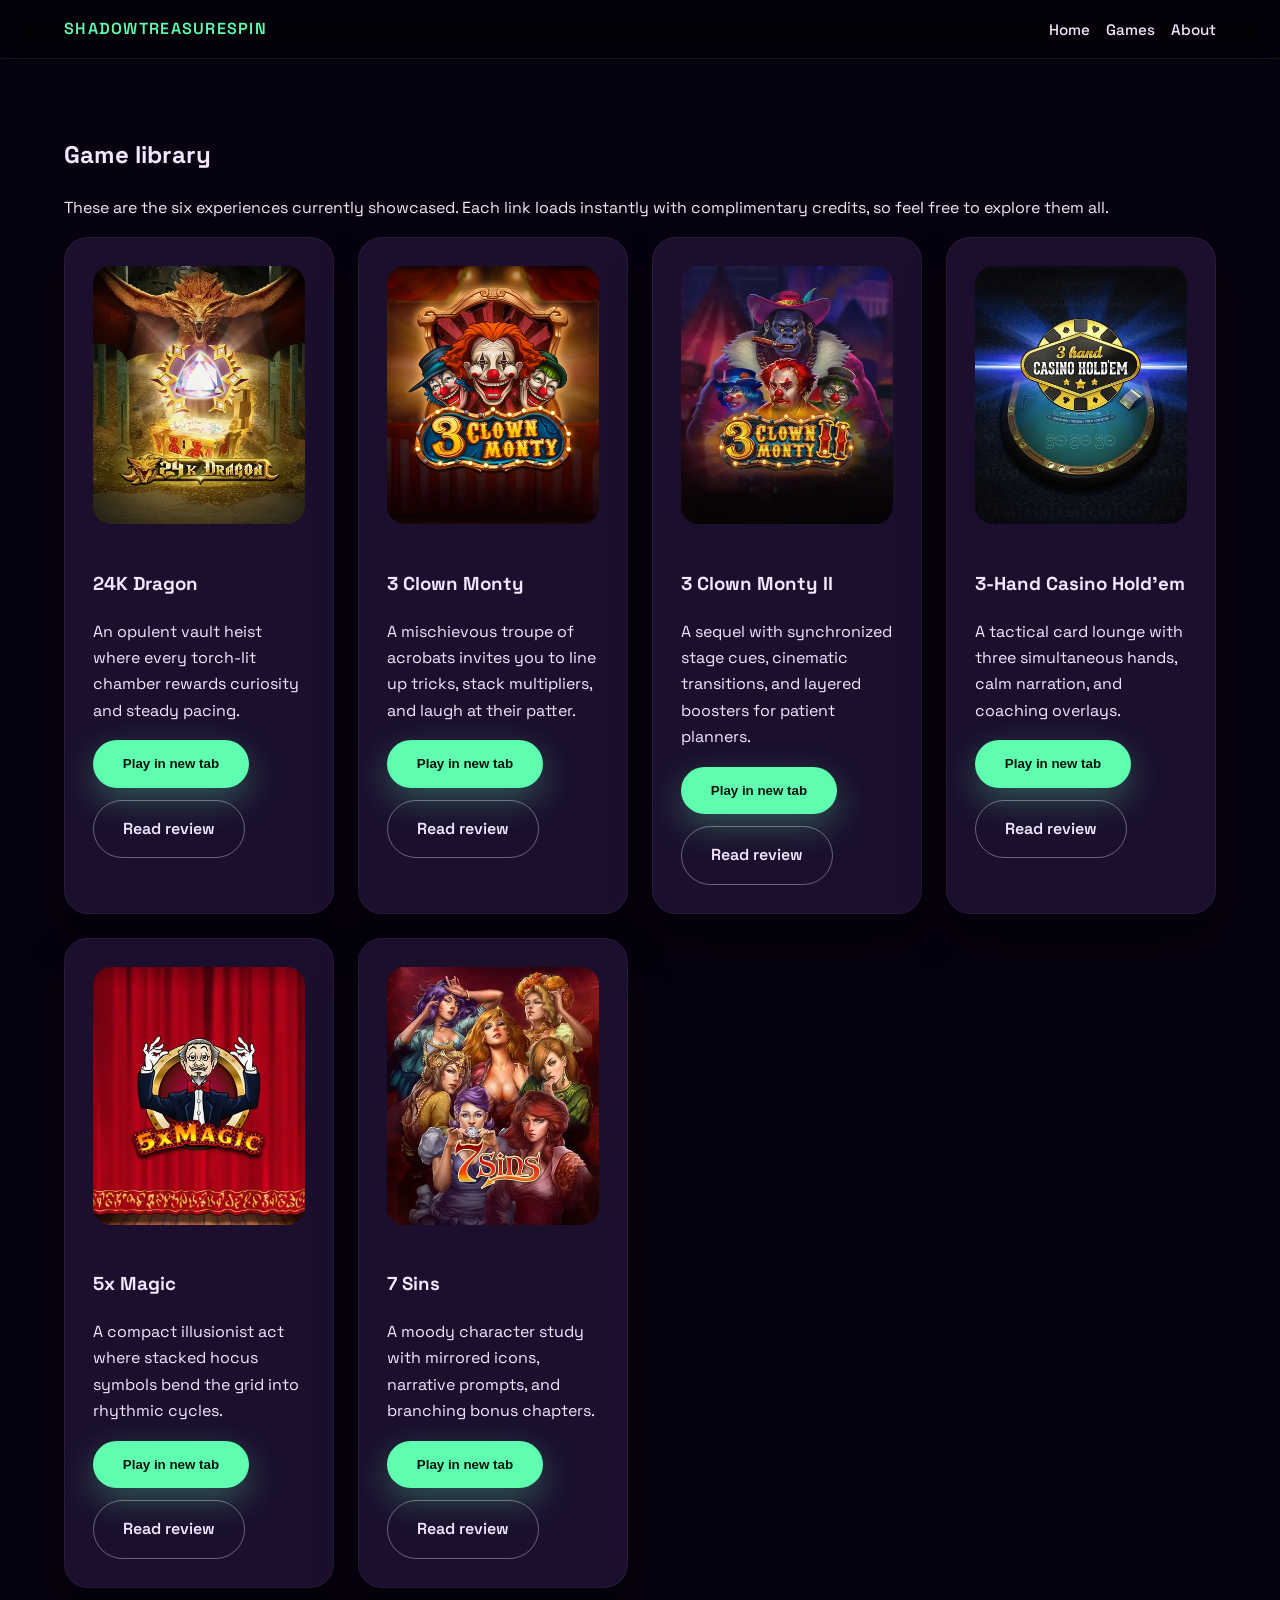
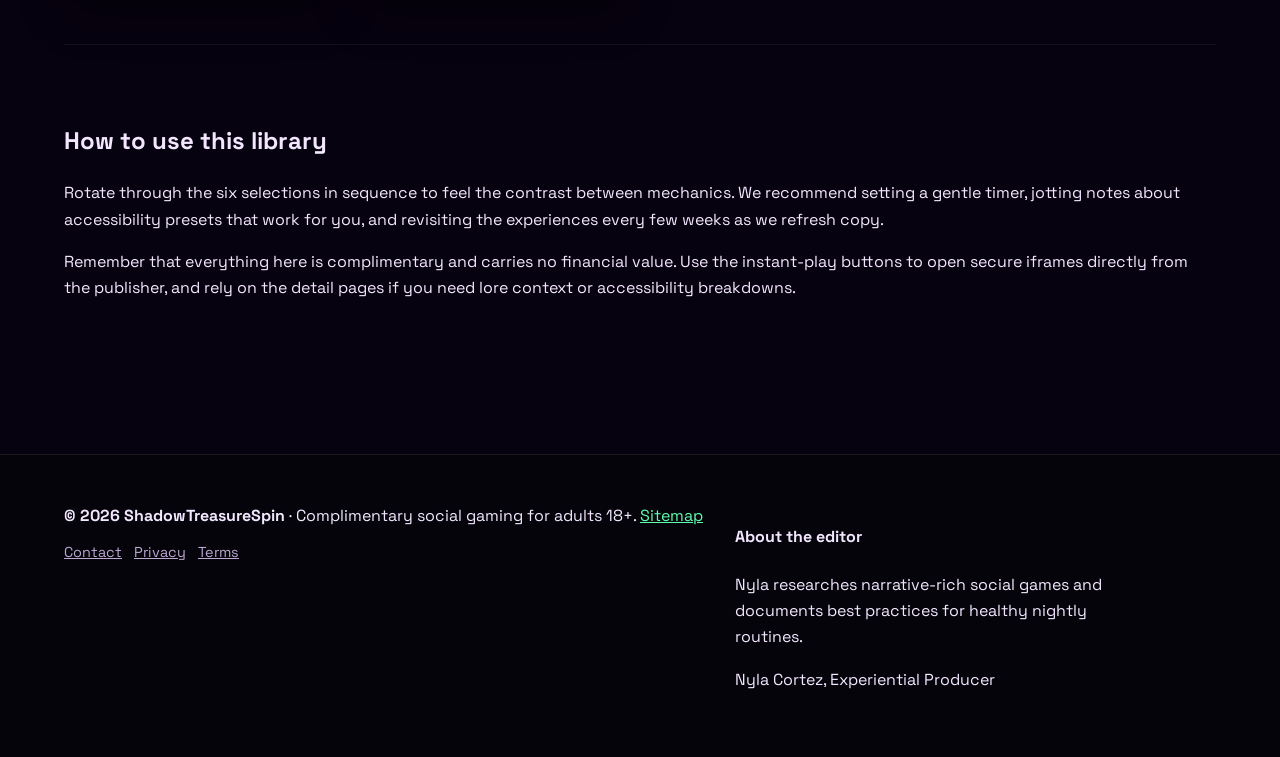
<file: games.html>
<!DOCTYPE html><html lang='en'><head><meta charset='UTF-8'><meta name='viewport' content='width=device-width, initial-scale=1.0'><title>ShadowTreasureSpin Library</title><meta name='description' content='Browse the ShadowTreasureSpin catalog of six curated experiences, complete with instant play links powered by complimentary credits.'><meta property='og:title' content='ShadowTreasureSpin Library'><meta property='og:description' content='Browse the ShadowTreasureSpin catalog of six curated experiences, complete with instant play links powered by complimentary credits.'><meta property='og:type' content='website'><meta property='og:url' content='https://shadowtreasurespin.com/games.html'><meta property='og:image' content='https://shadowtreasurespin.com/images/24k-dragon.webp'><meta property='og:site_name' content='ShadowTreasureSpin'><meta name='twitter:card' content='summary_large_image'><meta name='twitter:title' content='ShadowTreasureSpin Library'><meta name='twitter:description' content='Browse the ShadowTreasureSpin catalog of six curated experiences, complete with instant play links powered by complimentary credits.'><link rel='canonical' href='https://shadowtreasurespin.com/games.html'><link rel='preconnect' href='https://fonts.googleapis.com'><link rel='preconnect' href='https://fonts.gstatic.com' crossorigin><link rel='stylesheet' href='https://fonts.googleapis.com/css2?family=Space+Grotesk:wght@400;500;600&display=swap'><link rel='stylesheet' href='css/style.css'><link rel='icon' href="data:image/svg+xml,<svg xmlns='http://www.w3.org/2000/svg' viewBox='0 0 64 64'><circle cx='32' cy='32' r='30' fill='#9b58ff'/><circle cx='32' cy='32' r='18' fill='#5efdb0'/></svg>"><meta name='theme-color' content='#9b58ff'><style>:root{--bg:#07020f;--card:#1b0f2d;--primary:#9b58ff;--accent:#5efdb0;--text:#f3e7ff;--muted:#bba7d1;--shadow:rgba(94,253,176,0.3);}body{margin:0;background:var(--bg);color:var(--text);min-height:100vh;line-height:1.65;}.site-header{display:flex;align-items:center;justify-content:space-between;padding:1rem 5%;background:rgba(0,0,0,0.4);backdrop-filter:blur(14px);position:sticky;top:0;z-index:10;}.logo{font-weight:600;letter-spacing:0.08em;text-transform:uppercase;color:var(--accent);}.site-nav{display:flex;gap:1rem;}.site-nav a{color:var(--text);text-decoration:none;font-weight:500;}.hamburger{background:none;border:none;display:none;flex-direction:column;gap:0.3rem;}.hamburger span{display:block;width:24px;height:2px;background:var(--text);}@media(max-width:768px){.site-nav{position:absolute;top:64px;right:5%;background:var(--card);padding:1rem;border-radius:12px;flex-direction:column;display:none;}.site-nav.open{display:flex;}.hamburger{display:flex;}}</style><script type="application/ld+json">{"@context": "https://schema.org", "@type": "WebSite", "name": "ShadowTreasureSpin", "url": "https://shadowtreasurespin.com", "description": "Nocturnal strategy for adults who savor story-rich spins", "publisher": {"@type": "Organization", "name": "ShadowTreasureSpin"}, "potentialAction": {"@type": "SearchAction", "target": "https://shadowtreasurespin.com/search?q={search_term_string}", "query-input": "required name=search_term_string"}}</script>
<script type="application/ld+json">{"@context": "https://schema.org", "@type": "ItemList", "name": "ShadowTreasureSpin Featured Games", "itemListElement": [{"@type": "ListItem", "position": 1, "item": {"@type": "VideoGame", "name": "24K Dragon", "url": "https://shadowtreasurespin.com/24k-dragon.html"}}, {"@type": "ListItem", "position": 2, "item": {"@type": "VideoGame", "name": "3 Clown Monty", "url": "https://shadowtreasurespin.com/3-clown-monty.html"}}, {"@type": "ListItem", "position": 3, "item": {"@type": "VideoGame", "name": "3 Clown Monty II", "url": "https://shadowtreasurespin.com/3-clown-monty-ii.html"}}, {"@type": "ListItem", "position": 4, "item": {"@type": "VideoGame", "name": "3-Hand Casino Hold'em", "url": "https://shadowtreasurespin.com/3-hand-casino-hold-em.html"}}, {"@type": "ListItem", "position": 5, "item": {"@type": "VideoGame", "name": "5x Magic", "url": "https://shadowtreasurespin.com/5x-magic.html"}}, {"@type": "ListItem", "position": 6, "item": {"@type": "VideoGame", "name": "7 Sins", "url": "https://shadowtreasurespin.com/7-sins.html"}}]}</script></head><body><header class='site-header'><div class='logo'>ShadowTreasureSpin</div><button class='hamburger' aria-label='Toggle navigation'><span></span><span></span><span></span></button><nav class='site-nav'><a href='index.html'>Home</a><a href='games.html'>Games</a><a href='about.html'>About</a></nav></header><main><section><h1>Game library</h1><p>These are the six experiences currently showcased. Each link loads instantly with complimentary credits, so feel free to explore them all.</p><div class='games-grid'><article class='game-card'><img src='images/24k-dragon.webp' alt='Luminous dragon statue made of virtual gold' loading='lazy'><h3>24K Dragon</h3><p>An opulent vault heist where every torch-lit chamber rewards curiosity and steady pacing.</p><div class='card-actions'><button type='button' class='btn primary play-btn' data-iframe='https://asccw.playngonetwork.com/casino/ContainerLauncher?pid=2&gid=twentyfourkdragon&lang=en_GB&practice=1&channel=desktop&demo=2'>Play in new tab</button><a class='btn secondary' href='24k-dragon.html'>Read review</a></div></article><article class='game-card'><img src='images/3-clown-monty.webp' alt='Retro circus marquee with neon lights' loading='lazy'><h3>3 Clown Monty</h3><p>A mischievous troupe of acrobats invites you to line up tricks, stack multipliers, and laugh at their patter.</p><div class='card-actions'><button type='button' class='btn primary play-btn' data-iframe='https://asccw.playngonetwork.com/casino/ContainerLauncher?pid=2&gid=threeclownmonty&lang=en_GB&practice=1&channel=desktop&demo=2'>Play in new tab</button><a class='btn secondary' href='3-clown-monty.html'>Read review</a></div></article><article class='game-card'><img src='images/3-clown-monty-ii.webp' alt='Stylized circus stage with neon smoke' loading='lazy'><h3>3 Clown Monty II</h3><p>A sequel with synchronized stage cues, cinematic transitions, and layered boosters for patient planners.</p><div class='card-actions'><button type='button' class='btn primary play-btn' data-iframe='https://asccw.playngonetwork.com/casino/ContainerLauncher?pid=2&gid=threeclownmonty2&lang=en_GB&practice=1&channel=desktop&demo=2'>Play in new tab</button><a class='btn secondary' href='3-clown-monty-ii.html'>Read review</a></div></article><article class='game-card'><img src='images/3-hand-casino-hold’em.webp' alt='Minimalist card table with holographic accents' loading='lazy'><h3>3-Hand Casino Hold'em</h3><p>A tactical card lounge with three simultaneous hands, calm narration, and coaching overlays.</p><div class='card-actions'><button type='button' class='btn primary play-btn' data-iframe='https://asccw.playngonetwork.com/casino/ContainerLauncher?pid=2&gid=threehandholdem&lang=en_GB&practice=1&channel=desktop&demo=2'>Play in new tab</button><a class='btn secondary' href='3-hand-casino-hold-em.html'>Read review</a></div></article><article class='game-card'><img src='images/5x-magic.webp' alt='Floating neon top hats over a velvet stage' loading='lazy'><h3>5x Magic</h3><p>A compact illusionist act where stacked hocus symbols bend the grid into rhythmic cycles.</p><div class='card-actions'><button type='button' class='btn primary play-btn' data-iframe='https://asccw.playngonetwork.com/casino/ContainerLauncher?pid=2&gid=5xmagic&lang=en_GB&practice=1&channel=desktop&demo=2'>Play in new tab</button><a class='btn secondary' href='5x-magic.html'>Read review</a></div></article><article class='game-card'><img src='images/7-sins.webp' alt='Baroque stained glass portrait' loading='lazy'><h3>7 Sins</h3><p>A moody character study with mirrored icons, narrative prompts, and branching bonus chapters.</p><div class='card-actions'><button type='button' class='btn primary play-btn' data-iframe='https://asccw.playngonetwork.com/casino/ContainerLauncher?pid=2&gid=sevensins&lang=en_GB&practice=1&channel=desktop&demo=2'>Play in new tab</button><a class='btn secondary' href='7-sins.html'>Read review</a></div></article></div></section>
    <section>
      <h2>How to use this library</h2>
      <p>Rotate through the six selections in sequence to feel the contrast between mechanics. We recommend setting a gentle timer, jotting notes about accessibility presets that work for you, and revisiting the experiences every few weeks as we refresh copy.</p>
      <p>Remember that everything here is complimentary and carries no financial value. Use the instant-play buttons to open secure iframes directly from the publisher, and rely on the detail pages if you need lore context or accessibility breakdowns.</p>
    </section>
    </main><footer class='site-footer'><div><strong>&copy; 2026 ShadowTreasureSpin</strong> · Complimentary social gaming for adults 18+. <a href='sitemap.xml'>Sitemap</a><div class='footer-links'><a href='contact.html'>Contact</a><a href='privacy.html'>Privacy</a><a href='terms.html'>Terms</a></div></div><div class='author-bio'><h4>About the editor</h4><p>Nyla researches narrative-rich social games and documents best practices for healthy nightly routines.</p><p>Nyla Cortez, Experiential Producer</p></div></footer>
<div class='iframe-modal' aria-hidden='true'>
  <div class='iframe-modal__overlay' data-modal-close></div>
  <div class='iframe-modal__dialog' role='dialog' aria-modal='true' aria-label='Embedded game player'>
    <button class='iframe-modal__close' type='button' data-modal-close>&times;</button>
    <iframe src='' title='Embedded social game' loading='lazy' allowfullscreen></iframe>
    <p class='iframe-modal__notice'>Virtual credits only. Close this window to return to the guide.</p>
  </div>
</div>
<script src='js/main.js' defer></script></body></html>
</file>
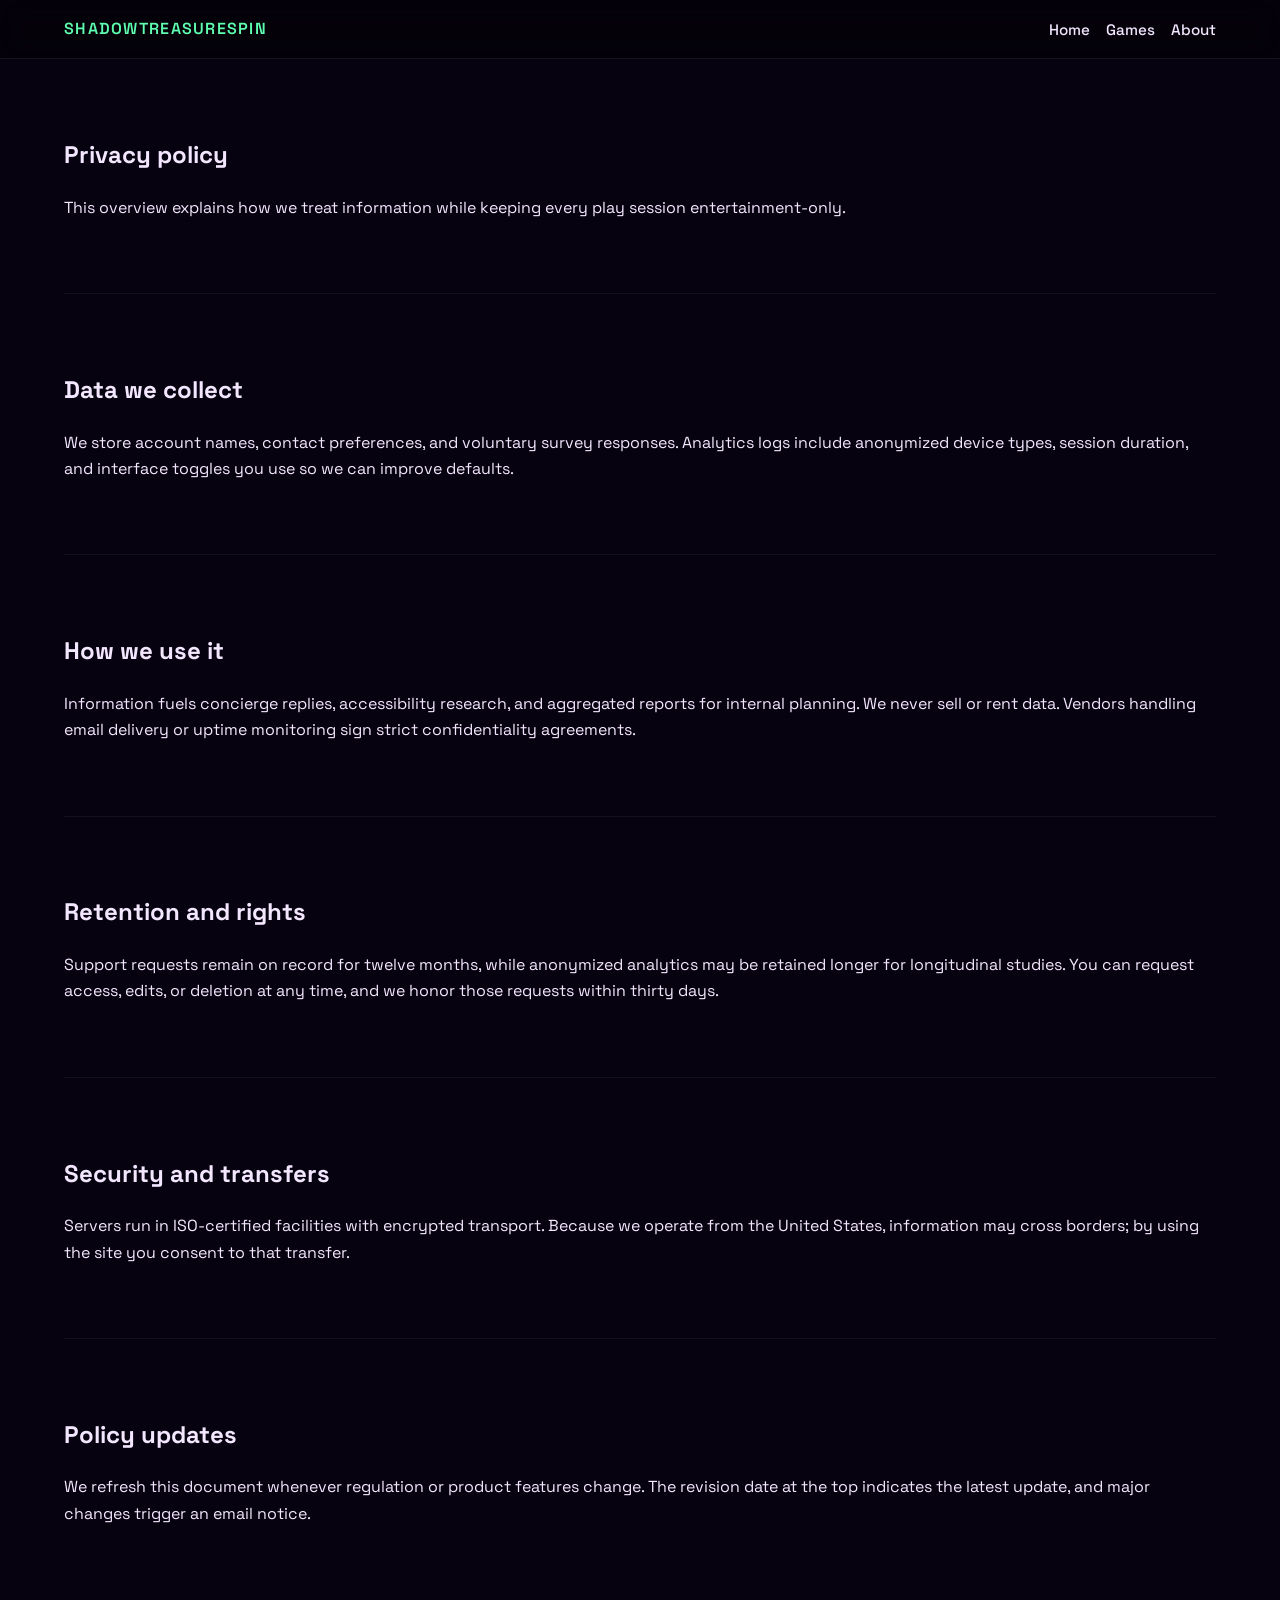
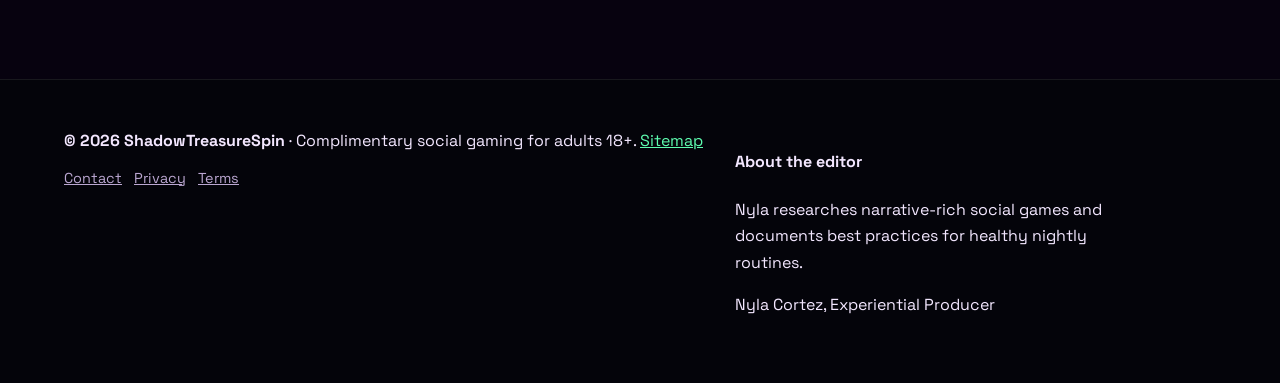
<file: privacy.html>
<!DOCTYPE html><html lang='en'><head><meta charset='UTF-8'><meta name='viewport' content='width=device-width, initial-scale=1.0'><title>ShadowTreasureSpin Privacy</title><meta name='description' content='Understand how ShadowTreasureSpin handles analytics, communication preferences, and international data transfers.'><meta property='og:title' content='ShadowTreasureSpin Privacy'><meta property='og:description' content='Understand how ShadowTreasureSpin handles analytics, communication preferences, and international data transfers.'><meta property='og:type' content='website'><meta property='og:url' content='https://shadowtreasurespin.com/privacy.html'><meta property='og:image' content='https://shadowtreasurespin.com/images/24k-dragon.webp'><meta property='og:site_name' content='ShadowTreasureSpin'><meta name='twitter:card' content='summary_large_image'><meta name='twitter:title' content='ShadowTreasureSpin Privacy'><meta name='twitter:description' content='Understand how ShadowTreasureSpin handles analytics, communication preferences, and international data transfers.'><link rel='canonical' href='https://shadowtreasurespin.com/privacy.html'><link rel='preconnect' href='https://fonts.googleapis.com'><link rel='preconnect' href='https://fonts.gstatic.com' crossorigin><link rel='stylesheet' href='https://fonts.googleapis.com/css2?family=Space+Grotesk:wght@400;500;600&display=swap'><link rel='stylesheet' href='css/style.css'><link rel='icon' href="data:image/svg+xml,<svg xmlns='http://www.w3.org/2000/svg' viewBox='0 0 64 64'><circle cx='32' cy='32' r='30' fill='#9b58ff'/><circle cx='32' cy='32' r='18' fill='#5efdb0'/></svg>"><meta name='theme-color' content='#9b58ff'><style>:root{--bg:#07020f;--card:#1b0f2d;--primary:#9b58ff;--accent:#5efdb0;--text:#f3e7ff;--muted:#bba7d1;--shadow:rgba(94,253,176,0.3);}body{margin:0;background:var(--bg);color:var(--text);min-height:100vh;line-height:1.65;}.site-header{display:flex;align-items:center;justify-content:space-between;padding:1rem 5%;background:rgba(0,0,0,0.4);backdrop-filter:blur(14px);position:sticky;top:0;z-index:10;}.logo{font-weight:600;letter-spacing:0.08em;text-transform:uppercase;color:var(--accent);}.site-nav{display:flex;gap:1rem;}.site-nav a{color:var(--text);text-decoration:none;font-weight:500;}.hamburger{background:none;border:none;display:none;flex-direction:column;gap:0.3rem;}.hamburger span{display:block;width:24px;height:2px;background:var(--text);}@media(max-width:768px){.site-nav{position:absolute;top:64px;right:5%;background:var(--card);padding:1rem;border-radius:12px;flex-direction:column;display:none;}.site-nav.open{display:flex;}.hamburger{display:flex;}}</style><script type="application/ld+json">{"@context": "https://schema.org", "@type": "WebSite", "name": "ShadowTreasureSpin", "url": "https://shadowtreasurespin.com", "description": "Nocturnal strategy for adults who savor story-rich spins", "publisher": {"@type": "Organization", "name": "ShadowTreasureSpin"}, "potentialAction": {"@type": "SearchAction", "target": "https://shadowtreasurespin.com/search?q={search_term_string}", "query-input": "required name=search_term_string"}}</script>
<script type="application/ld+json">{"@context": "https://schema.org", "@type": "ItemList", "name": "ShadowTreasureSpin Featured Games", "itemListElement": [{"@type": "ListItem", "position": 1, "item": {"@type": "VideoGame", "name": "24K Dragon", "url": "https://shadowtreasurespin.com/24k-dragon.html"}}, {"@type": "ListItem", "position": 2, "item": {"@type": "VideoGame", "name": "3 Clown Monty", "url": "https://shadowtreasurespin.com/3-clown-monty.html"}}, {"@type": "ListItem", "position": 3, "item": {"@type": "VideoGame", "name": "3 Clown Monty II", "url": "https://shadowtreasurespin.com/3-clown-monty-ii.html"}}, {"@type": "ListItem", "position": 4, "item": {"@type": "VideoGame", "name": "3-Hand Casino Hold'em", "url": "https://shadowtreasurespin.com/3-hand-casino-hold-em.html"}}, {"@type": "ListItem", "position": 5, "item": {"@type": "VideoGame", "name": "5x Magic", "url": "https://shadowtreasurespin.com/5x-magic.html"}}, {"@type": "ListItem", "position": 6, "item": {"@type": "VideoGame", "name": "7 Sins", "url": "https://shadowtreasurespin.com/7-sins.html"}}]}</script></head><body><header class='site-header'><div class='logo'>ShadowTreasureSpin</div><button class='hamburger' aria-label='Toggle navigation'><span></span><span></span><span></span></button><nav class='site-nav'><a href='index.html'>Home</a><a href='games.html'>Games</a><a href='about.html'>About</a></nav></header><main><section><h1>Privacy policy</h1><p>This overview explains how we treat information while keeping every play session entertainment-only.</p></section><section><h2>Data we collect</h2><p>We store account names, contact preferences, and voluntary survey responses. Analytics logs include anonymized device types, session duration, and interface toggles you use so we can improve defaults.</p></section><section><h2>How we use it</h2><p>Information fuels concierge replies, accessibility research, and aggregated reports for internal planning. We never sell or rent data. Vendors handling email delivery or uptime monitoring sign strict confidentiality agreements.</p></section><section><h2>Retention and rights</h2><p>Support requests remain on record for twelve months, while anonymized analytics may be retained longer for longitudinal studies. You can request access, edits, or deletion at any time, and we honor those requests within thirty days.</p></section><section><h2>Security and transfers</h2><p>Servers run in ISO-certified facilities with encrypted transport. Because we operate from the United States, information may cross borders; by using the site you consent to that transfer.</p></section><section><h2>Policy updates</h2><p>We refresh this document whenever regulation or product features change. The revision date at the top indicates the latest update, and major changes trigger an email notice.</p></section></main><footer class='site-footer'><div><strong>&copy; 2026 ShadowTreasureSpin</strong> · Complimentary social gaming for adults 18+. <a href='sitemap.xml'>Sitemap</a><div class='footer-links'><a href='contact.html'>Contact</a><a href='privacy.html'>Privacy</a><a href='terms.html'>Terms</a></div></div><div class='author-bio'><h4>About the editor</h4><p>Nyla researches narrative-rich social games and documents best practices for healthy nightly routines.</p><p>Nyla Cortez, Experiential Producer</p></div></footer><script src='js/main.js' defer></script></body></html>
</file>
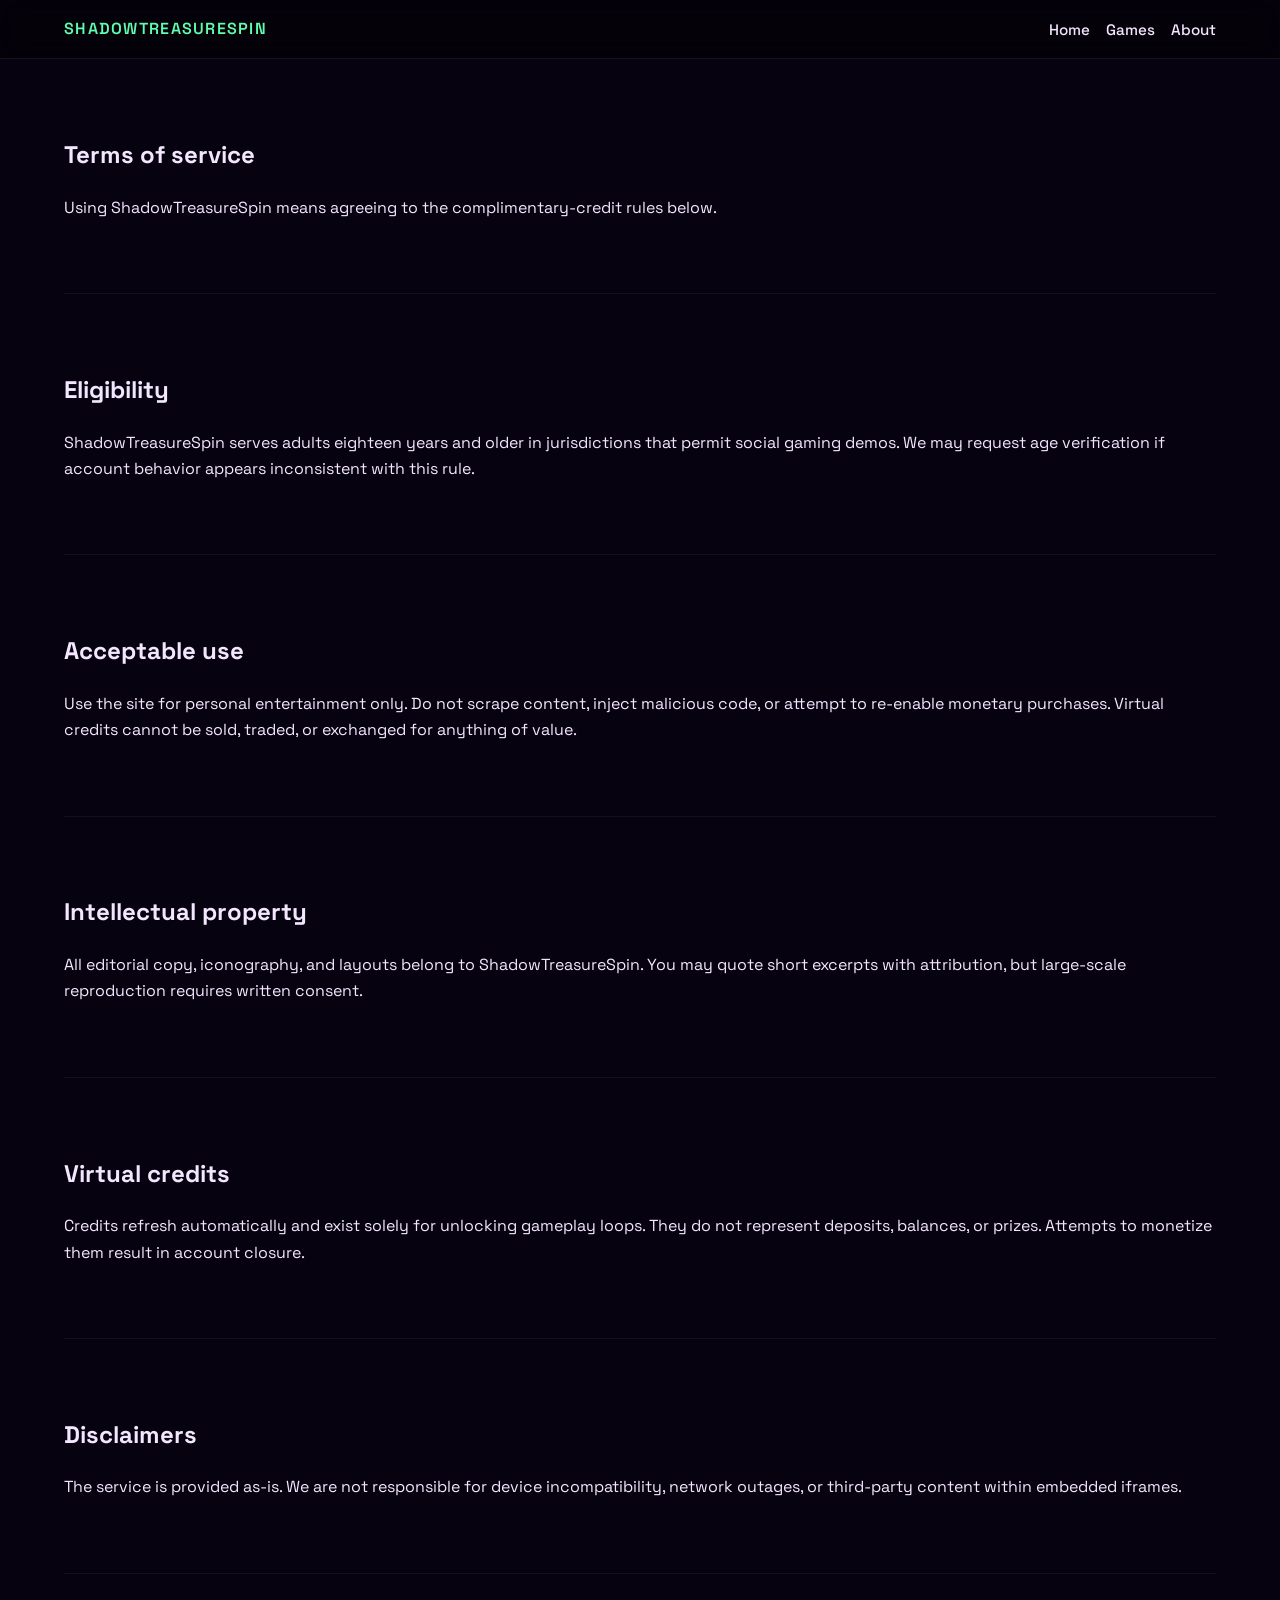
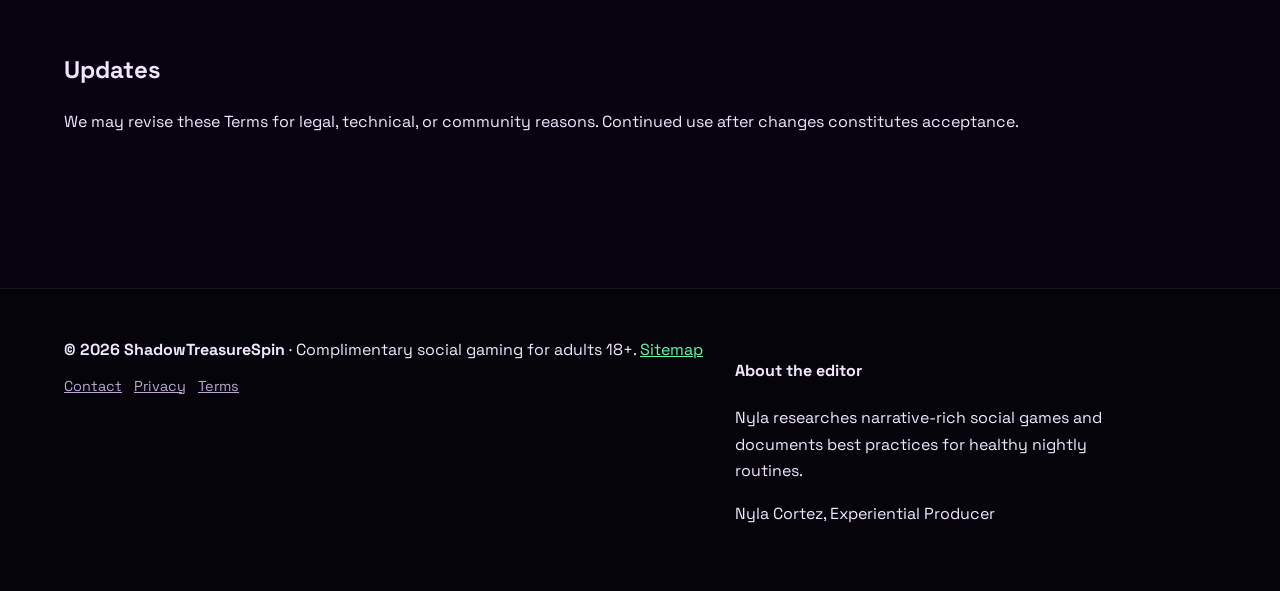
<file: terms.html>
<!DOCTYPE html><html lang='en'><head><meta charset='UTF-8'><meta name='viewport' content='width=device-width, initial-scale=1.0'><title>ShadowTreasureSpin Terms</title><meta name='description' content='Read the service terms governing complimentary credits, acceptable conduct, and update cadence at ShadowTreasureSpin.'><meta property='og:title' content='ShadowTreasureSpin Terms'><meta property='og:description' content='Read the service terms governing complimentary credits, acceptable conduct, and update cadence at ShadowTreasureSpin.'><meta property='og:type' content='website'><meta property='og:url' content='https://shadowtreasurespin.com/terms.html'><meta property='og:image' content='https://shadowtreasurespin.com/images/24k-dragon.webp'><meta property='og:site_name' content='ShadowTreasureSpin'><meta name='twitter:card' content='summary_large_image'><meta name='twitter:title' content='ShadowTreasureSpin Terms'><meta name='twitter:description' content='Read the service terms governing complimentary credits, acceptable conduct, and update cadence at ShadowTreasureSpin.'><link rel='canonical' href='https://shadowtreasurespin.com/terms.html'><link rel='preconnect' href='https://fonts.googleapis.com'><link rel='preconnect' href='https://fonts.gstatic.com' crossorigin><link rel='stylesheet' href='https://fonts.googleapis.com/css2?family=Space+Grotesk:wght@400;500;600&display=swap'><link rel='stylesheet' href='css/style.css'><link rel='icon' href="data:image/svg+xml,<svg xmlns='http://www.w3.org/2000/svg' viewBox='0 0 64 64'><circle cx='32' cy='32' r='30' fill='#9b58ff'/><circle cx='32' cy='32' r='18' fill='#5efdb0'/></svg>"><meta name='theme-color' content='#9b58ff'><style>:root{--bg:#07020f;--card:#1b0f2d;--primary:#9b58ff;--accent:#5efdb0;--text:#f3e7ff;--muted:#bba7d1;--shadow:rgba(94,253,176,0.3);}body{margin:0;background:var(--bg);color:var(--text);min-height:100vh;line-height:1.65;}.site-header{display:flex;align-items:center;justify-content:space-between;padding:1rem 5%;background:rgba(0,0,0,0.4);backdrop-filter:blur(14px);position:sticky;top:0;z-index:10;}.logo{font-weight:600;letter-spacing:0.08em;text-transform:uppercase;color:var(--accent);}.site-nav{display:flex;gap:1rem;}.site-nav a{color:var(--text);text-decoration:none;font-weight:500;}.hamburger{background:none;border:none;display:none;flex-direction:column;gap:0.3rem;}.hamburger span{display:block;width:24px;height:2px;background:var(--text);}@media(max-width:768px){.site-nav{position:absolute;top:64px;right:5%;background:var(--card);padding:1rem;border-radius:12px;flex-direction:column;display:none;}.site-nav.open{display:flex;}.hamburger{display:flex;}}</style><script type="application/ld+json">{"@context": "https://schema.org", "@type": "WebSite", "name": "ShadowTreasureSpin", "url": "https://shadowtreasurespin.com", "description": "Nocturnal strategy for adults who savor story-rich spins", "publisher": {"@type": "Organization", "name": "ShadowTreasureSpin"}, "potentialAction": {"@type": "SearchAction", "target": "https://shadowtreasurespin.com/search?q={search_term_string}", "query-input": "required name=search_term_string"}}</script>
<script type="application/ld+json">{"@context": "https://schema.org", "@type": "ItemList", "name": "ShadowTreasureSpin Featured Games", "itemListElement": [{"@type": "ListItem", "position": 1, "item": {"@type": "VideoGame", "name": "24K Dragon", "url": "https://shadowtreasurespin.com/24k-dragon.html"}}, {"@type": "ListItem", "position": 2, "item": {"@type": "VideoGame", "name": "3 Clown Monty", "url": "https://shadowtreasurespin.com/3-clown-monty.html"}}, {"@type": "ListItem", "position": 3, "item": {"@type": "VideoGame", "name": "3 Clown Monty II", "url": "https://shadowtreasurespin.com/3-clown-monty-ii.html"}}, {"@type": "ListItem", "position": 4, "item": {"@type": "VideoGame", "name": "3-Hand Casino Hold'em", "url": "https://shadowtreasurespin.com/3-hand-casino-hold-em.html"}}, {"@type": "ListItem", "position": 5, "item": {"@type": "VideoGame", "name": "5x Magic", "url": "https://shadowtreasurespin.com/5x-magic.html"}}, {"@type": "ListItem", "position": 6, "item": {"@type": "VideoGame", "name": "7 Sins", "url": "https://shadowtreasurespin.com/7-sins.html"}}]}</script></head><body><header class='site-header'><div class='logo'>ShadowTreasureSpin</div><button class='hamburger' aria-label='Toggle navigation'><span></span><span></span><span></span></button><nav class='site-nav'><a href='index.html'>Home</a><a href='games.html'>Games</a><a href='about.html'>About</a></nav></header><main><section><h1>Terms of service</h1><p>Using ShadowTreasureSpin means agreeing to the complimentary-credit rules below.</p></section><section><h2>Eligibility</h2><p>ShadowTreasureSpin serves adults eighteen years and older in jurisdictions that permit social gaming demos. We may request age verification if account behavior appears inconsistent with this rule.</p></section><section><h2>Acceptable use</h2><p>Use the site for personal entertainment only. Do not scrape content, inject malicious code, or attempt to re-enable monetary purchases. Virtual credits cannot be sold, traded, or exchanged for anything of value.</p></section><section><h2>Intellectual property</h2><p>All editorial copy, iconography, and layouts belong to ShadowTreasureSpin. You may quote short excerpts with attribution, but large-scale reproduction requires written consent.</p></section><section><h2>Virtual credits</h2><p>Credits refresh automatically and exist solely for unlocking gameplay loops. They do not represent deposits, balances, or prizes. Attempts to monetize them result in account closure.</p></section><section><h2>Disclaimers</h2><p>The service is provided as-is. We are not responsible for device incompatibility, network outages, or third-party content within embedded iframes.</p></section><section><h2>Updates</h2><p>We may revise these Terms for legal, technical, or community reasons. Continued use after changes constitutes acceptance.</p></section></main><footer class='site-footer'><div><strong>&copy; 2026 ShadowTreasureSpin</strong> · Complimentary social gaming for adults 18+. <a href='sitemap.xml'>Sitemap</a><div class='footer-links'><a href='contact.html'>Contact</a><a href='privacy.html'>Privacy</a><a href='terms.html'>Terms</a></div></div><div class='author-bio'><h4>About the editor</h4><p>Nyla researches narrative-rich social games and documents best practices for healthy nightly routines.</p><p>Nyla Cortez, Experiential Producer</p></div></footer><script src='js/main.js' defer></script></body></html>
</file>
<file: css/style.css>
@import url('https://fonts.googleapis.com/css2?family=Space+Grotesk:wght@400;500;600&display=swap');
:root {
  color-scheme: dark;
}
* {
  box-sizing: border-box;
}
body {
  margin: 0;
  font-family: 'Space Grotesk', sans-serif;
  background: var(--bg);
  color: var(--text);
  line-height: 1.7;
  font-size: 1rem;
}
img {
  max-width: 100%;
  height: auto;
  border-radius: 18px;
}
a {
  color: var(--accent);
}
main {
  padding: 0 5% 5rem;
}
main > section {
  padding: 3.5rem 0;
  border-bottom: 1px solid rgba(255, 255, 255, 0.05);
}
main > section:last-of-type {
  border-bottom: none;
}
.compliance-strip {
  background: rgba(255, 255, 255, 0.08);
  color: var(--text);
  padding: 0.65rem 5%;
  font-size: 0.85rem;
  letter-spacing: 0.08em;
  text-transform: uppercase;
  display: flex;
  justify-content: center;
  gap: 1.5rem;
  flex-wrap: wrap;
}
.compliance-strip span {
  display: inline-flex;
  align-items: center;
  gap: 0.4rem;
}
.site-header {
  display: flex;
  align-items: center;
  justify-content: space-between;
  padding: 1rem 5%;
  background: rgba(0, 0, 0, 0.45);
  backdrop-filter: blur(18px);
  position: sticky;
  top: 0;
  z-index: 10;
  border-bottom: 1px solid rgba(255, 255, 255, 0.08);
}
.logo {
  font-weight: 600;
  letter-spacing: 0.08em;
  text-transform: uppercase;
  color: var(--accent);
}
.site-nav {
  display: flex;
  gap: 1.2rem;
}
.site-nav a {
  color: var(--text);
  text-decoration: none;
  font-weight: 500;
  font-size: 0.95rem;
}
.hamburger {
  background: none;
  border: none;
  display: none;
  flex-direction: column;
  gap: 0.3rem;
}
.hamburger span {
  display: block;
  width: 24px;
  height: 2px;
  background: var(--text);
}
.hero {
  padding: 4rem 5% 3.5rem;
  border-bottom: 1px solid rgba(255, 255, 255, 0.05);
  display: grid;
  gap: 1.5rem;
  max-width: 1200px;
  margin: 0 auto;
}
.hero h1 {
  font-size: clamp(2.5rem, 5vw, 3.8rem);
  margin: 0 0 1rem;
}
.hero p {
  max-width: 780px;
  margin: 0;
}
.hero .eyebrow {
  color: var(--muted);
  text-transform: uppercase;
  letter-spacing: 0.12em;
  font-size: 0.85rem;
  margin-bottom: 0.75rem;
}
.hero-actions {
  display: flex;
  gap: 1rem;
  flex-wrap: wrap;
  align-items: center;
  margin-top: 1.25rem;
}
.assurance-note {
  font-size: 0.9rem;
  color: var(--muted);
}
.btn {
  display: inline-flex;
  align-items: center;
  justify-content: center;
  gap: 0.35rem;
  padding: 0.95rem 1.8rem;
  border-radius: 999px;
  text-decoration: none;
  font-weight: 600;
  transition: transform 0.2s ease, box-shadow 0.2s ease, background 0.2s ease;
  border: 1px solid transparent;
}
.btn.primary {
  background: var(--accent);
  color: #04140b;
  box-shadow: 0 12px 35px var(--shadow);
}
.btn.secondary {
  border: 1px solid rgba(255, 255, 255, 0.35);
  color: var(--text);
  background: transparent;
}
.btn:hover,
.btn:focus-visible {
  transform: translateY(-2px);
  box-shadow: 0 18px 35px rgba(0, 0, 0, 0.35);
}
.steps-grid,
.games-grid,
.faq-grid {
  display: grid;
  gap: 1.5rem;
}
.steps-grid {
  grid-template-columns: repeat(auto-fit, minmax(220px, 1fr));
}
.step-card {
  background: var(--card);
  border-radius: 22px;
  padding: 1.75rem;
  box-shadow: 0 18px 38px rgba(0, 0, 0, 0.35);
  border: 1px solid rgba(255, 255, 255, 0.05);
}
.step-card span {
  display: inline-flex;
  padding: 0.35rem 1rem;
  border-radius: 999px;
  background: rgba(255, 255, 255, 0.08);
  color: var(--accent);
  font-size: 0.85rem;
  letter-spacing: 0.08em;
  margin-bottom: 0.85rem;
  text-transform: uppercase;
}
.step-card h3 {
  margin: 0 0 0.75rem;
  font-size: 1.2rem;
}
.games-grid {
  grid-template-columns: repeat(auto-fit, minmax(260px, 1fr));
}
.game-card {
  background: var(--card);
  border-radius: 24px;
  padding: 1.75rem;
  box-shadow: 0 25px 45px rgba(0, 0, 0, 0.35);
  position: relative;
  overflow: hidden;
  border: 1px solid rgba(255, 255, 255, 0.05);
  transition: transform 0.3s ease, box-shadow 0.3s ease;
}
.game-card::after {
  content: '';
  position: absolute;
  inset: 0;
  background: linear-gradient(145deg, transparent, rgba(255, 255, 255, 0.08));
  opacity: 0;
  transition: opacity 0.3s ease;
  pointer-events: none;
}
.game-card:hover::after {
  opacity: 1;
}
.game-card:hover {
  transform: translateY(-4px);
  box-shadow: 0 30px 55px rgba(0, 0, 0, 0.45);
}
.game-card img {
  width: 100%;
  margin-bottom: 1.1rem;
  border-radius: 18px;
  transition: transform 0.3s ease, filter 0.3s ease;
}
.game-card:hover img {
  transform: scale(1.02);
  filter: brightness(1.08);
}
.card-actions {
  display: flex;
  gap: 0.75rem;
  flex-wrap: wrap;
  margin-top: 1rem;
}
.no-purchase {
  background: rgba(255, 255, 255, 0.02);
  border-radius: 26px;
  padding: 3rem;
  box-shadow: inset 0 0 0 1px rgba(255, 255, 255, 0.04);
}
.no-purchase ul {
  list-style: none;
  padding: 0;
  margin: 1.5rem 0 0;
  display: grid;
  gap: 0.65rem;
}
.no-purchase li::before {
  content: '•';
  margin-right: 0.5rem;
  color: var(--accent);
}
.faq-grid {
  grid-template-columns: repeat(auto-fit, minmax(280px, 1fr));
}
.faq-item {
  background: var(--card);
  border-radius: 20px;
  border: 1px solid rgba(255, 255, 255, 0.05);
  box-shadow: 0 18px 32px rgba(0, 0, 0, 0.35);
  padding: 0;
  overflow: hidden;
}
.faq-item summary {
  list-style: none;
  cursor: pointer;
  padding: 1.5rem;
  font-weight: 600;
  display: flex;
  justify-content: space-between;
  align-items: center;
}
.faq-item summary::-webkit-details-marker {
  display: none;
}
.faq-item summary::after {
  content: '+';
  font-size: 1.5rem;
  color: var(--accent);
  transition: transform 0.3s ease;
}
.faq-item[open] summary::after {
  transform: rotate(45deg);
}
.faq-answer {
  padding: 0 1.5rem 1.5rem;
  border-top: 1px solid rgba(255, 255, 255, 0.05);
  color: var(--muted);
}
.about-preview {
  display: grid;
  gap: 1rem;
}
.about-preview p {
  max-width: 920px;
}
.site-footer {
  padding: 3rem 5%;
  background: #04040a;
  display: flex;
  flex-wrap: wrap;
  gap: 2rem;
  border-top: 1px solid rgba(255, 255, 255, 0.08);
}
.site-footer a {
  color: var(--accent);
}
.footer-links {
  display: flex;
  gap: 0.75rem;
  flex-wrap: wrap;
  margin-top: 0.75rem;
}
.footer-links a {
  color: var(--muted);
  font-size: 0.9rem;
}
.author-bio {
  max-width: 420px;
}
.cookie-banner {
  position: fixed;
  left: 1rem;
  right: 1rem;
  bottom: 1rem;
  background: rgba(4, 4, 10, 0.95);
  border: 1px solid rgba(255, 255, 255, 0.08);
  border-radius: 16px;
  padding: 1.5rem;
  display: flex;
  flex-wrap: wrap;
  gap: 1rem;
  align-items: center;
  box-shadow: 0 25px 45px rgba(0, 0, 0, 0.55);
}
.cookie-banner.hidden {
  display: none;
}
.cookie-banner button {
  padding: 0.75rem 1.4rem;
  border-radius: 999px;
  border: none;
  background: var(--accent);
  color: #04140b;
  font-weight: 600;
  cursor: pointer;
}
.form-group {
  display: flex;
  flex-direction: column;
  margin-bottom: 1rem;
}
form input,
form textarea {
  padding: 0.85rem;
  border-radius: 12px;
  border: 1px solid rgba(255, 255, 255, 0.15);
  background: rgba(0, 0, 0, 0.35);
  color: var(--text);
}
iframe {
  border: none;
  width: 100%;
  min-height: 420px;
  border-radius: 20px;
}
.related-list {
  list-style: none;
  padding: 0;
  display: flex;
  flex-wrap: wrap;
  gap: 0.75rem;
}
.related-list a {
  color: var(--accent);
  text-decoration: none;
  border-bottom: 1px solid transparent;
}
.related-list a:hover {
  border-bottom-color: var(--accent);
}
.iframe-modal {
  position: fixed;
  inset: 0;
  display: none;
  align-items: center;
  justify-content: center;
  padding: 2rem;
  z-index: 100;
}
.iframe-modal.active {
  display: flex;
}
.iframe-modal__overlay {
  position: absolute;
  inset: 0;
  background: rgba(2, 2, 6, 0.8);
  backdrop-filter: blur(6px);
}
.iframe-modal__dialog {
  position: relative;
  background: #0e0a1a;
  border-radius: 24px;
  padding: 1rem 1rem 1.5rem;
  width: min(100%, 900px);
  box-shadow: 0 35px 65px rgba(0, 0, 0, 0.6);
  border: 1px solid rgba(255, 255, 255, 0.08);
}
.iframe-modal__dialog iframe {
  width: 100%;
  min-height: 520px;
  border-radius: 18px;
}
.iframe-modal__close {
  position: absolute;
  top: 1rem;
  right: 1rem;
  background: rgba(255, 255, 255, 0.1);
  border: none;
  color: var(--text);
  font-size: 1.8rem;
  line-height: 1;
  border-radius: 999px;
  width: 44px;
  height: 44px;
  cursor: pointer;
}
.iframe-modal__notice {
  margin: 0.75rem 0 0;
  color: var(--muted);
  font-size: 0.9rem;
  text-align: center;
}
@media (max-width: 900px) {
  .site-nav {
    position: absolute;
    top: 64px;
    right: 5%;
    background: var(--card);
    padding: 1rem 1.25rem;
    border-radius: 14px;
    flex-direction: column;
    display: none;
    box-shadow: 0 20px 35px rgba(0, 0, 0, 0.55);
  }
  .site-nav.open {
    display: flex;
  }
  .hamburger {
    display: flex;
  }
  main {
    padding: 0 1.5rem 4rem;
  }
  .hero {
    padding: 3rem 1.5rem 2.5rem;
  }
  .cookie-banner {
    position: fixed;
    left: 1rem;
    right: 1rem;
  }
  .iframe-modal__dialog iframe {
    min-height: 420px;
  }
}
</file>
